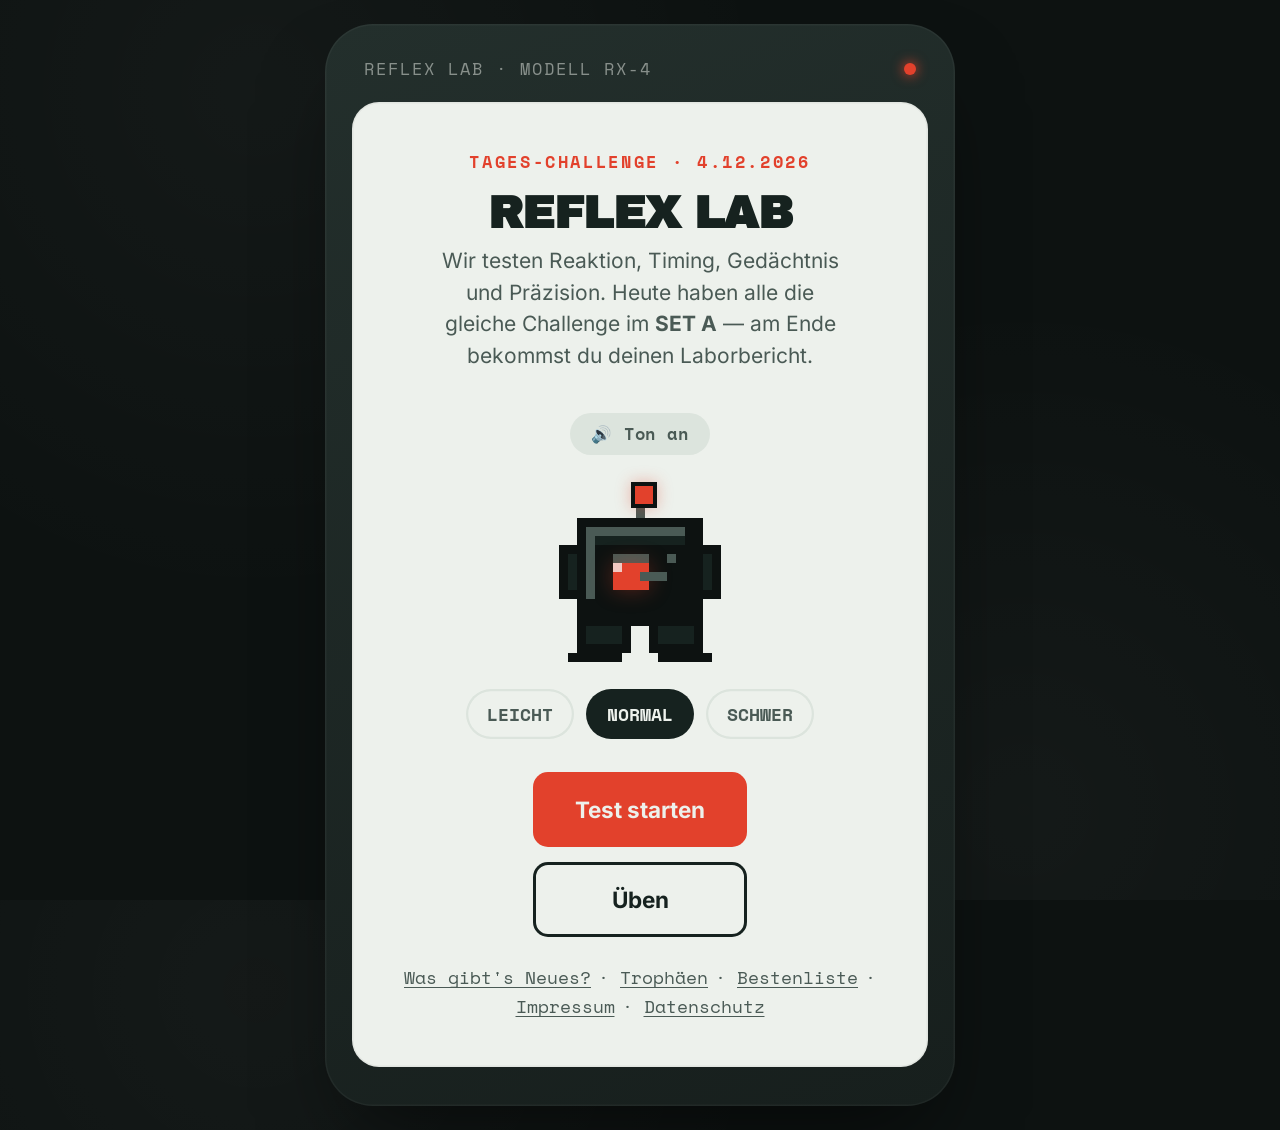
<file: index.html>
<!DOCTYPE html>
<html lang="de">
<head>
<meta charset="UTF-8">
<meta name="viewport" content="width=device-width, initial-scale=1.0, maximum-scale=1.0, user-scalable=no">
<title>REFLEX LAB — Test dein Nervensystem</title>
<link rel="manifest" href="manifest.json">
<meta name="theme-color" content="#1C2523">
<link rel="icon" href="icons/icon-32.png" type="image/png">
<link rel="apple-touch-icon" href="icons/icon-180.png">
<meta name="mobile-web-app-capable" content="yes">
<meta name="apple-mobile-web-app-capable" content="yes">
<meta name="apple-mobile-web-app-status-bar-style" content="black-translucent">
<meta name="apple-mobile-web-app-title" content="Reflex Lab">
<link rel="stylesheet" href="styles.css">
<style>
  /* ---------- Leaderboard ---------- */
  .leaderboard-card{
    width: 100%;
    max-width: 260px;
    background: #fff;
    color: var(--ink);
    padding: 18px 18px 20px;
    box-shadow: 0 10px 30px rgba(0,0,0,0.1);
    margin-top: 14px;
    text-align: left;
  }
  .leaderboard-title{
    font-family: var(--font-mono);
    font-size: 10.5px;
    letter-spacing: 0.08em;
    color: var(--ink-soft);
    text-align: center;
    margin-bottom: 10px;
  }
  .leaderboard-list{
    display: flex;
    flex-direction: column;
    gap: 4px;
    margin-bottom: 12px;
  }
  .leaderboard-row{
    display: flex;
    justify-content: space-between;
    font-family: var(--font-mono);
    font-size: 12.5px;
  }
  .leaderboard-row span:first-child{
    overflow: hidden;
    text-overflow: ellipsis;
    white-space: nowrap;
    max-width: 180px;
  }
  .leaderboard-empty{
    font-family: var(--font-mono);
    font-size: 12px;
    color: var(--ink-soft);
    text-align: center;
  }
  .leaderboard-form{
    display: flex;
    gap: 6px;
    border-top: 1px dashed #c9c9c9;
    padding-top: 12px;
  }
  .nickname-input{
    flex: 1;
    min-width: 0;
    font-family: var(--font-body);
    font-size: 13px;
    padding: 8px 10px;
    border: 1px solid var(--paper-dim);
    border-radius: 8px;
    background: var(--paper);
    color: var(--ink);
  }
  .leaderboard-form button{
    padding: 8px 14px;
    font-size: 13px;
    white-space: nowrap;
  }

  /* ---------- Sparkline ---------- */
  .sparkline-wrap{
    margin-top: 12px;
    text-align: center;
  }
  .sparkline-label{
    font-family: var(--font-mono);
    font-size: 9.5px;
    letter-spacing: 0.08em;
    color: var(--ink-soft);
    margin-bottom: 6px;
  }

  /* ---------- Achievement badges ---------- */
  .achievements{
    display: flex;
    flex-wrap: wrap;
    gap: 6px;
    justify-content: center;
    margin: 12px 0 0;
  }
  .achievement-badge{
    font-family: var(--font-mono);
    font-size: 10.5px;
    font-weight: 700;
    color: var(--ink);
    background: var(--yellow);
    padding: 5px 10px;
    border-radius: 20px;
    white-space: nowrap;
  }
  .new-tag{
    background: var(--signal);
    color: #fff;
    font-size: 8.5px;
    padding: 2px 5px;
    border-radius: 10px;
    margin-left: 5px;
  }

  /* ---------- Streak badge ---------- */
  .streak-badge{
    display: inline-flex;
    align-items: center;
    gap: 6px;
    font-family: var(--font-mono);
    font-size: 12px;
    font-weight: 700;
    color: var(--ink);
    background: var(--paper-dim);
    padding: 6px 14px;
    border-radius: 20px;
    margin-bottom: 18px;
  }

  /* ---------- Sound toggle ---------- */
  .sound-toggle{
    display: inline-flex;
    align-items: center;
    font-family: var(--font-mono);
    font-size: 11px;
    font-weight: 700;
    letter-spacing: 0.06em;
    color: var(--ink-soft);
    background: var(--paper-dim);
    padding: 6px 14px;
    border-radius: 20px;
    margin-bottom: 14px;
  }

  /* ---------- Text link ---------- */
  .text-link{
    font-family: var(--font-mono);
    font-size: 12px;
    color: var(--ink-soft);
    text-decoration: underline;
    text-underline-offset: 2px;
  }

  /* ---------- Challenge stats ---------- */
  .challenge-stats{
    font-family: var(--font-mono);
    font-size: 12px;
    width: 100%;
    max-width: 220px;
    margin: -12px 0 24px;
    display: flex;
    flex-direction: column;
    gap: 6px;
  }
  .challenge-stats .row{
    display:flex; justify-content: space-between;
    color: var(--ink-soft);
  }
  .challenge-stats .row span:last-child{
    color: var(--ink);
    font-weight: 700;
  }

  /* ---------- Difficulty picker ---------- */
  .diff-picker{
    display:flex;
    gap: 8px;
    margin: 0 0 22px;
  }
  .diff-chip{
    font-family: var(--font-mono);
    font-size: 12px;
    font-weight: 700;
    padding: 8px 14px;
    border-radius: 20px;
    background: transparent;
    color: var(--ink-soft);
    box-shadow: 0 0 0 1.5px var(--paper-dim) inset;
    transition: none;
  }
  .diff-chip.active{
    background: var(--ink);
    color: var(--paper);
    box-shadow: none;
  }

  /* ---------- Practice menu ---------- */
  .practice-group{
    width: 100%;
    text-align: left;
    margin-bottom: 14px;
  }
  .practice-group-label{
    font-family: var(--font-mono);
    font-size: 11px;
    letter-spacing: 0.08em;
    color: var(--ink-soft);
    margin-bottom: 6px;
  }
  .practice-group .diff-picker{
    margin: 0;
    flex-wrap: wrap;
  }

  /* ---------- Progress dots ---------- */
  #progress{
    position:absolute;
    top: 16px; left: 0; right:0;
    display:flex;
    gap: 6px;
    justify-content:center;
    z-index: 5;
  }
  .prog-dot{
    width: 22px; height: 4px; border-radius: 2px;
    background: var(--paper-dim);
  }
  .prog-dot.done{ background: var(--teal); }
  .prog-dot.active{ background: var(--signal); }

  /* ---------- Reaction test ---------- */
  .reaction-zone{
    position:absolute; inset:0;
    display:flex; align-items:center; justify-content:center;
    flex-direction:column;
    transition: background 0.15s ease;
  }
  .reaction-zone.wait{ background: var(--signal-dim); }
  .reaction-zone.go{ background: #C9E4B8; }
  .reaction-zone.early{ background: var(--signal); }
  .reaction-word{
    font-family: var(--font-display);
    font-size: 28px;
    color: var(--ink);
  }
  .reaction-hint{
    font-family: var(--font-mono);
    font-size: 12px;
    color: var(--ink-soft);
    margin-top: 8px;
  }
  .reaction-choice-wrap{
    position: absolute;
    inset: 0;
    display: flex;
    flex-direction: column;
    padding: 4px;
    box-sizing: border-box;
  }
  .reaction-choice{
    flex: 1;
    display: grid;
    grid-template-columns: 1fr 1fr;
    grid-template-rows: 1fr 1fr;
    gap: 6px;
  }
  .reaction-quad{
    background: var(--signal-dim);
    transition: background 0.12s ease;
  }
  .reaction-quad.lit{ background: var(--signal); }
  .reaction-quad.hit{ background: #C9E4B8; }

  /* ---------- Timing test ---------- */
  .timing-track{
    position: relative;
    width: 100%;
    height: 54px;
    background: var(--paper-dim);
    border-radius: 8px;
    margin: 18px 0 30px;
    overflow: hidden;
  }
  .timing-target{
    position: absolute;
    top: 0; bottom: 0;
    width: 18%;
    left: 41%;
    background: rgba(63,109,102,0.25);
    border-left: 2px dashed var(--teal);
    border-right: 2px dashed var(--teal);
  }
  .timing-needle{
    position: absolute;
    top: 0; bottom: 0;
    width: 4px;
    background: var(--signal);
  }
  .timing-beacon{
    position: absolute;
    top: 50%; left: 50%;
    width: 26px; height: 26px;
    margin: -13px 0 0 -13px;
    border-radius: 50%;
    background: var(--paper);
    border: 2px solid var(--teal);
    transition: transform 0.12s ease, background 0.12s ease;
  }
  .timing-beacon.pulse{
    background: var(--signal);
    border-color: var(--signal);
    transform: scale(1.4);
  }
  .timing-stopline{
    position: absolute;
    top: 0; bottom: 0;
    width: 3px;
    background: var(--teal);
    box-shadow: 0 0 0 4px rgba(63,109,102,0.18);
  }

  /* ---------- Memory test ---------- */
  .memory-grid{
    display:grid;
    grid-template-columns: repeat(3, 64px);
    gap: 10px;
    margin: 10px 0 24px;
  }
  .memory-tile{
    width: 64px; height: 64px;
    background: var(--paper-dim);
    border-radius: 12px;
    transition: background 0.15s ease, transform 0.1s ease;
  }
  .memory-tile.flash{ background: var(--yellow); }
  .memory-tile.picked{ background: var(--teal); }
  .memory-tile:active{ transform: scale(0.94); }
  .pairs-grid{
    grid-template-columns: repeat(4, 48px);
    gap: 8px;
  }
  .pairs-tile{
    width: 48px; height: 48px;
    display: flex; align-items: center; justify-content: center;
    font-family: var(--font-mono);
    font-size: 15px;
    color: var(--ink);
  }

  /* ---------- Precision test ---------- */
  .precision-field{
    position: absolute; inset: 0;
    touch-action: none;
  }
  .precision-target{
    position: absolute;
    border-radius: 50%;
    background: var(--signal);
    box-shadow: 0 0 0 6px rgba(226,65,44,0.15);
  }
  .precision-cursor{
    position: absolute;
    border-radius: 50%;
    border: 2px solid var(--teal);
    opacity: 0;
    pointer-events: none;
    transition: opacity 0.15s ease;
  }
  .precision-ring{
    position: absolute;
    border-radius: 50%;
    border: 3px solid var(--teal);
    box-sizing: border-box;
    pointer-events: none;
  }
  .precision-ring.inside{
    border-color: var(--signal);
    background: rgba(226,65,44,0.08);
  }

  /* ---------- Result receipt ---------- */
  .receipt{
    width: 100%;
    max-width: 260px;
    background: #fff;
    color: var(--ink);
    font-family: var(--font-mono);
    font-size: 12.5px;
    line-height: 1.7;
    padding: 20px 18px 26px;
    box-shadow: 0 10px 30px rgba(0,0,0,0.1);
    position: relative;
  }
  .receipt::after{
    content: "";
    position: absolute;
    left:0; right:0; bottom: -9px;
    height: 18px;
    background:
      linear-gradient(-45deg, #fff 8px, transparent 0),
      linear-gradient(45deg, #fff 8px, transparent 0);
    background-size: 16px 16px;
    background-repeat: repeat-x;
  }
  .receipt-title{
    font-family: var(--font-display);
    font-size: 15px;
    text-align:center;
    margin-bottom: 4px;
  }
  .receipt-sub{
    text-align:center;
    font-size: 10px;
    letter-spacing: 0.08em;
    color: var(--ink-soft);
    margin-bottom: 14px;
  }
  .receipt hr{
    border:none; border-top: 1px dashed #c9c9c9; margin: 10px 0;
  }
  .receipt-row{
    display:flex; justify-content: space-between;
  }
  .receipt-score{
    text-align:center;
    font-family: var(--font-display);
    font-size: 44px;
    margin: 8px 0 0;
  }
  .receipt-diagnosis{
    text-align:center;
    font-size: 13px;
    font-weight: 700;
    color: var(--signal);
    margin-bottom: 4px;
    font-family: var(--font-body);
  }

  .result-actions{
    display:flex; gap: 10px; margin-top: 22px;
  }

  .toast{
    position:absolute;
    bottom: 14px; left: 50%;
    transform: translateX(-50%);
    background: var(--ink);
    color: var(--paper);
    font-size: 12px;
    padding: 8px 14px;
    border-radius: 8px;
    opacity: 0;
    pointer-events:none;
    transition: opacity 0.2s ease;
    font-family: var(--font-mono);
  }
  .toast.show{ opacity: 1; }

  .link-fallback{
    position:absolute; inset:0;
    background: rgba(22,34,31,0.6);
    display:flex; align-items:center; justify-content:center;
    padding: 24px;
    z-index: 30;
  }
  .link-fallback-box{
    background: #fff;
    border-radius: 14px;
    padding: 20px;
    width: 100%;
    max-width: 280px;
    text-align:center;
    box-shadow: 0 20px 40px rgba(0,0,0,0.2);
  }
  .link-fallback-box p{
    font-size: 13px;
    color: var(--ink-soft);
    margin: 0 0 12px;
  }
  .link-fallback-input{
    width: 100%;
    font-family: var(--font-mono);
    font-size: 11px;
    padding: 10px;
    border: 1px solid var(--paper-dim);
    border-radius: 8px;
    background: var(--paper);
    color: var(--ink);
    margin-bottom: 14px;
  }

  /* ---------- REX Maskottchen ---------- */
  .rex-mascot{
    --pixel: 6px;
    --state-color: var(--signal);
    position: relative;
    width: calc(var(--pixel) * 18);
    height: calc(var(--pixel) * 20);
    margin: 4px auto 18px;
    flex-shrink: 0;
    image-rendering: pixelated;
  }
  .rex-mascot .rex{
    position: relative;
    width: 100%;
    height: 100%;
    animation: rex-idle-body 1.8s steps(4, end) infinite;
  }
  .rex-mascot .antenna{
    position: absolute;
    z-index: 0;
    top: 0;
    left: calc(var(--pixel) * 8);
    width: calc(var(--pixel) * 2);
    height: calc(var(--pixel) * 5);
    transform-origin: 50% 100%;
    transition: transform .2s steps(2, end);
  }
  .rex-mascot .antenna::before{
    content: "";
    position: absolute;
    bottom: 0;
    left: calc(var(--pixel) * .5);
    width: var(--pixel);
    height: calc(var(--pixel) * 4);
    background: var(--ink-soft);
  }
  .rex-mascot .antenna::after{
    content: "";
    position: absolute;
    top: 0;
    left: 0;
    width: calc(var(--pixel) * 2);
    height: calc(var(--pixel) * 2);
    background: var(--state-color);
    border: calc(var(--pixel) * .5) solid var(--device-edge);
    box-sizing: content-box;
    box-shadow: 0 0 10px rgba(226,65,44,.35);
    transition: background .18s steps(2, end);
  }
  .rex-mascot .ear{
    position: absolute;
    z-index: 1;
    top: calc(var(--pixel) * 7);
    width: calc(var(--pixel) * 2);
    height: calc(var(--pixel) * 6);
    background: var(--ink);
    border-block: var(--pixel) solid var(--device-edge);
  }
  .rex-mascot .ear.left{ left: 0; border-left: var(--pixel) solid var(--device-edge); }
  .rex-mascot .ear.right{ right: 0; border-right: var(--pixel) solid var(--device-edge); }
  .rex-mascot .head{
    position: absolute;
    z-index: 2;
    top: calc(var(--pixel) * 4);
    left: calc(var(--pixel) * 2);
    width: calc(var(--pixel) * 14);
    height: calc(var(--pixel) * 11);
    border: var(--pixel) solid var(--device-edge);
    background: var(--ink);
    box-shadow:
      inset calc(var(--pixel) * -1) calc(var(--pixel) * -1) 0 var(--device-edge),
      inset var(--pixel) var(--pixel) 0 var(--ink-soft);
  }
  .rex-mascot .faceplate{
    position: absolute;
    inset: calc(var(--pixel) * 2) var(--pixel) var(--pixel);
    background: var(--device-edge);
    border: var(--pixel) solid var(--device-edge);
  }
  .rex-mascot .eye{
    position: absolute;
    top: var(--pixel);
    left: var(--pixel);
    width: calc(var(--pixel) * 4);
    height: calc(var(--pixel) * 3);
    background: var(--state-color);
    box-shadow: 0 0 14px rgba(226,65,44,.35);
    transition: all .18s steps(2, end), background .18s steps(2, end);
    animation: rex-eye-blink 4.4s steps(1, end) infinite;
  }
  .rex-mascot .eye::after{
    content: "";
    position: absolute;
    top: 0;
    left: 0;
    width: var(--pixel);
    height: var(--pixel);
    background: var(--signal-dim);
  }
  .rex-mascot .brow{
    position: absolute;
    top: 0;
    left: var(--pixel);
    width: calc(var(--pixel) * 4);
    height: var(--pixel);
    background: var(--ink-soft);
    transform-origin: left center;
    transition: transform .18s steps(2, end);
  }
  .rex-mascot .mouth{
    position: absolute;
    right: var(--pixel);
    bottom: var(--pixel);
    width: calc(var(--pixel) * 3);
    height: var(--pixel);
    background: var(--ink-soft);
    transition: all .18s steps(2, end);
  }
  .rex-mascot .bolt{
    position: absolute;
    right: 0;
    top: 0;
    width: var(--pixel);
    height: var(--pixel);
    background: var(--ink-soft);
  }
  .rex-mascot .neck{
    position: absolute;
    z-index: 1;
    left: calc(var(--pixel) * 7);
    top: calc(var(--pixel) * 14);
    width: calc(var(--pixel) * 4);
    height: calc(var(--pixel) * 2);
    border-inline: var(--pixel) solid var(--device-edge);
    background: var(--device-edge);
  }
  .rex-mascot .foot{
    position: absolute;
    z-index: 0;
    top: calc(var(--pixel) * 15);
    width: calc(var(--pixel) * 6);
    height: calc(var(--pixel) * 4);
    background: var(--ink);
    border: var(--pixel) solid var(--device-edge);
    transition: transform .2s steps(2, end);
  }
  .rex-mascot .foot.left{ left: calc(var(--pixel) * 2); }
  .rex-mascot .foot.right{ right: calc(var(--pixel) * 2); }
  .rex-mascot .feet-base{
    position: absolute;
    top: calc(var(--pixel) * 18);
    left: var(--pixel);
    width: calc(var(--pixel) * 16);
    height: calc(var(--pixel) * 2);
  }
  .rex-mascot .feet-base::before,
  .rex-mascot .feet-base::after{
    content: "";
    position: absolute;
    bottom: 0;
    width: calc(var(--pixel) * 6);
    height: var(--pixel);
    background: var(--device-edge);
  }
  .rex-mascot .feet-base::before{ left: 0; }
  .rex-mascot .feet-base::after{ right: 0; }
  .rex-mascot .spark{
    position: absolute;
    z-index: 4;
    width: var(--pixel);
    height: var(--pixel);
    background: var(--state-color);
    opacity: 0;
  }
  .rex-mascot .spark.one{ top: 12%; left: 18%; }
  .rex-mascot .spark.two{ top: 20%; right: 16%; }
  .rex-mascot .spark.three{ top: 48%; right: 10%; }

  /* Fokus */
  .rex-mascot--focus .rex{ animation: rex-focus-body .45s steps(2, end) infinite; }
  .rex-mascot--focus .antenna{ animation: rex-antenna-alert .32s steps(2, end) infinite; }
  .rex-mascot--focus .eye{
    width: calc(var(--pixel) * 5);
    height: calc(var(--pixel) * 2);
    animation: rex-eye-scan .55s steps(3, end) infinite;
  }
  .rex-mascot--focus .brow{ transform: translateY(calc(var(--pixel) * -0.4)) rotate(-8deg); }
  .rex-mascot--focus .mouth{ width: calc(var(--pixel) * 2); right: calc(var(--pixel) * 1.5); }

  /* Neuer Rekord */
  .rex-mascot--record{ --state-color: var(--yellow); }
  .rex-mascot--record .rex{ animation: rex-record-hop .7s steps(4, end) infinite; }
  .rex-mascot--record .antenna{ animation: rex-antenna-cheer .35s steps(2, end) infinite alternate; }
  .rex-mascot--record .eye{
    width: calc(var(--pixel) * 4);
    height: calc(var(--pixel) * 4);
    transform: translateY(calc(var(--pixel) * -0.5));
    animation: rex-record-eye .5s steps(2, end) infinite;
  }
  .rex-mascot--record .brow{ transform: translateY(calc(var(--pixel) * -0.5)); }
  .rex-mascot--record .mouth{
    width: calc(var(--pixel) * 4);
    height: calc(var(--pixel) * 2);
    right: calc(var(--pixel) * .5);
    bottom: calc(var(--pixel) * .5);
    background: linear-gradient(to bottom, transparent 0 50%, var(--ink-soft) 50% 100%);
    border-inline: var(--pixel) solid var(--ink-soft);
  }
  .rex-mascot--record .spark{ animation: rex-spark-pop .7s steps(3, end) infinite; }
  .rex-mascot--record .spark.two{ animation-delay: .18s; }
  .rex-mascot--record .spark.three{ animation-delay: .32s; }

  /* Zu langsam */
  .rex-mascot--slow{ --state-color: var(--ink-soft); }
  .rex-mascot--slow .rex{ animation: rex-slow-sink 1.6s steps(3, end) infinite; }
  .rex-mascot--slow .antenna{ transform: rotate(54deg) translate(calc(var(--pixel) * .5), calc(var(--pixel) * .4)); }
  .rex-mascot--slow .antenna::after{ opacity: .5; box-shadow: none; }
  .rex-mascot--slow .eye{
    width: calc(var(--pixel) * 4);
    height: var(--pixel);
    top: calc(var(--pixel) * 2);
    opacity: .55;
    box-shadow: none;
    animation: none;
  }
  .rex-mascot--slow .brow{ transform: translateY(var(--pixel)) rotate(10deg); }
  .rex-mascot--slow .mouth{
    width: calc(var(--pixel) * 3);
    height: calc(var(--pixel) * 2);
    right: var(--pixel);
    bottom: 0;
    background: linear-gradient(135deg, transparent 0 36%, var(--ink-soft) 36% 62%, transparent 62%);
  }
  .rex-mascot--slow .foot.left{ transform: translateX(var(--pixel)); }
  .rex-mascot--slow .foot.right{ transform: translateX(calc(var(--pixel) * -1)); }

  @keyframes rex-idle-body{ 0%, 100% { transform: translateY(0); } 50% { transform: translateY(calc(var(--pixel) * -0.5)); } }
  @keyframes rex-eye-blink{ 0%, 44%, 48%, 100% { transform: scaleY(1); } 45%, 47% { transform: scaleY(.25); } }
  @keyframes rex-focus-body{ 50% { transform: translateX(calc(var(--pixel) * .25)); } }
  @keyframes rex-antenna-alert{ 0%, 100% { transform: rotate(-8deg); } 50% { transform: rotate(8deg); } }
  @keyframes rex-eye-scan{ 0% { transform: translateX(0); } 50% { transform: translateX(var(--pixel)); } 100% { transform: translateX(0); } }
  @keyframes rex-record-hop{
    0%, 100% { transform: translateY(0) rotate(0); }
    25% { transform: translateY(calc(var(--pixel) * -3)) rotate(-3deg); }
    50% { transform: translateY(calc(var(--pixel) * -1)) rotate(0); }
    75% { transform: translateY(calc(var(--pixel) * -3)) rotate(3deg); }
  }
  @keyframes rex-antenna-cheer{ from { transform: rotate(-24deg); } to { transform: rotate(24deg); } }
  @keyframes rex-record-eye{ 50% { box-shadow: 0 0 22px rgba(242,183,5,.65); } }
  @keyframes rex-spark-pop{
    0% { opacity: 0; transform: scale(1) translate(0, 0); }
    35% { opacity: 1; transform: scale(2) translateY(calc(var(--pixel) * -1)); }
    100% { opacity: 0; transform: scale(1) translateY(calc(var(--pixel) * -3)); }
  }
  @keyframes rex-slow-sink{ 0%, 100% { transform: translateY(var(--pixel)); } 50% { transform: translateY(calc(var(--pixel) * 1.5)); } }
</style>
</head>
<body>

<div id="stage">
  <div id="device">
    <div id="device-header">
      <div id="device-label">REFLEX LAB · MODELL RX-4</div>
      <div id="device-dot"></div>
    </div>
    <div id="screen">
      <div id="progress"></div>
      <div class="screen-inner" id="app"></div>
      <div class="toast" id="toast"></div>
    </div>
  </div>
</div>

<script>
const app = document.getElementById('app');
const progressEl = document.getElementById('progress');
const toastEl = document.getElementById('toast');

const TESTS = ['reaction','timing','memory','precision'];
let currentTestIndex = -1;
let scores = {};
let practiceMode = null;

function rexHTML(state){
  return `
    <div class="rex-mascot rex-mascot--${state}" aria-hidden="true">
      <div class="rex">
        <div class="antenna"></div>
        <div class="ear left"></div>
        <div class="ear right"></div>
        <div class="head">
          <div class="faceplate">
            <div class="brow"></div>
            <div class="eye"></div>
            <div class="mouth"></div>
            <div class="bolt"></div>
          </div>
        </div>
        <div class="neck"></div>
        <div class="foot left"></div>
        <div class="foot right"></div>
        <div class="feet-base"></div>
        ${state === 'record' ? '<i class="spark one"></i><i class="spark two"></i><i class="spark three"></i>' : ''}
      </div>
    </div>
  `;
}

/* ---------------- SIGNAL LOOP (Intro-Jingle) ----------------
   Eigene, an "Popcorn" erinnernde 8-Bit-Melodie (keine Kopie der
   geschützten Originalmelodie) — startet auf dem ersten Tap auf dem
   Startbildschirm, da Browser Autoplay mit Ton ohne Nutzergeste blocken.
   Wird auch auf dem Ergebnis-Screen abgespielt (dort ohne REX-Tanz). */
const SOUND_KEY = 'reflexlab_sound_enabled';
function isSoundEnabled(){ return localStorage.getItem(SOUND_KEY) !== '0'; }
function setSoundEnabled(v){ localStorage.setItem(SOUND_KEY, v ? '1' : '0'); }

const JINGLE_BPM = 132;
const JINGLE_STEPS = ['F#5','A5','F#5','E5','A5','F#5','D5','F#5','B4','D5','B4','A4','D5','B4','F#4','A4'];
const JINGLE_FREQS = { 'F#4': 369.99, 'A4': 440.00, 'B4': 493.88, 'D5': 587.33, 'E5': 659.25, 'F#5': 739.99, 'A5': 880.00 };
const JINGLE_MAX_LOOPS = 2;

let jingleCtx = null, jingleFilter = null, jingleMaster = null;
let jinglePlaying = false, jingleTimer = null, introJingleHandler = null;
let jingleDanceRex = true;

function ensureJingleAudio(){
  if(jingleCtx) return;
  jingleCtx = new (window.AudioContext || window.webkitAudioContext)();
  jingleMaster = jingleCtx.createGain();
  jingleMaster.gain.value = 0.8;
  jingleFilter = jingleCtx.createBiquadFilter();
  jingleFilter.type = 'lowpass';
  jingleFilter.frequency.value = 5200;
  const delay = jingleCtx.createDelay();
  delay.delayTime.value = (60 / JINGLE_BPM / 2) * 2;
  const feedback = jingleCtx.createGain();
  feedback.gain.value = 0.16;
  const delayWet = jingleCtx.createGain();
  delayWet.gain.value = 0.2;
  jingleFilter.connect(jingleMaster);
  jingleFilter.connect(delay);
  delay.connect(feedback);
  feedback.connect(delay);
  delay.connect(delayWet);
  delayWet.connect(jingleMaster);
  jingleMaster.connect(jingleCtx.destination);
}

function playJingleNote(freq, t, dur, peak){
  const osc = jingleCtx.createOscillator();
  osc.type = 'square';
  osc.frequency.setValueAtTime(freq, t);
  const sub = jingleCtx.createOscillator();
  sub.type = 'triangle';
  sub.frequency.setValueAtTime(freq / 2, t);
  const subGain = jingleCtx.createGain();
  subGain.gain.value = 0.32;
  const g = jingleCtx.createGain();
  g.gain.setValueAtTime(0, t);
  g.gain.linearRampToValueAtTime(peak, t + 0.006);
  g.gain.exponentialRampToValueAtTime(0.0001, t + dur);
  osc.connect(g);
  sub.connect(subGain);
  subGain.connect(g);
  g.connect(jingleFilter);
  osc.start(t); osc.stop(t + dur + 0.03);
  sub.start(t); sub.stop(t + dur + 0.03);
}

function scheduleJingleLoop(startAt, loopsLeft){
  const base = 60 / JINGLE_BPM / 2;
  let t = startAt;
  JINGLE_STEPS.forEach((note, i) => {
    const swing = (i % 2 === 1) ? base * 0.16 : 0;
    playJingleNote(JINGLE_FREQS[note], t + swing, base * 0.7, 0.16);
    t += base;
  });
  const totalDur = t - startAt;
  jingleTimer = setTimeout(() => {
    if(jinglePlaying && loopsLeft > 1) scheduleJingleLoop(jingleCtx.currentTime + 0.03, loopsLeft - 1);
    else stopIntroJingle();
  }, totalDur * 1000);
}

function playIntroJingle(danceRex = true){
  if(jinglePlaying || !isSoundEnabled()) return;
  ensureJingleAudio();
  jinglePlaying = true;
  jingleDanceRex = danceRex;
  const startNow = () => {
    // Kann inzwischen (z.B. schnelle Navigation) wieder gestoppt worden sein.
    if(!jinglePlaying) return;
    scheduleJingleLoop(jingleCtx.currentTime + 0.05, JINGLE_MAX_LOOPS);
    if(jingleDanceRex){
      const rex = document.querySelector('.rex-mascot');
      if(rex) rex.classList.add('rex-mascot--record');
    }
  };
  // Auf manchen Mobilgeräten (v.a. Android Chrome) bleibt der AudioContext auch nach dem
  // resume()-Aufruf noch kurz "suspended" — currentTime steht dabei still, wodurch sofort
  // eingeplante Noten ins Leere laufen können. Deshalb erst nach abgeschlossenem resume()
  // Noten einplanen, statt die Promise nur "fire and forget" anzustoßen.
  if(jingleCtx.state === 'suspended'){
    jingleCtx.resume().then(startNow);
  } else {
    startNow();
  }
}

function stopIntroJingle(){
  jinglePlaying = false;
  clearTimeout(jingleTimer);
  if(jingleDanceRex){
    const rex = document.querySelector('.rex-mascot');
    if(rex) rex.classList.remove('rex-mascot--record');
  }
}

function showToast(msg){
  toastEl.textContent = msg;
  toastEl.classList.add('show');
  setTimeout(()=> toastEl.classList.remove('show'), 1600);
}

async function copyToClipboard(text){
  if(navigator.clipboard && navigator.clipboard.writeText && window.isSecureContext){
    try{
      await navigator.clipboard.writeText(text);
      return true;
    }catch(err){ /* fällt durch zum Legacy-Fallback */ }
  }
  try{
    const ta = document.createElement('textarea');
    ta.value = text;
    ta.style.position = 'fixed';
    ta.style.top = '0';
    ta.style.left = '0';
    ta.style.opacity = '0';
    document.body.appendChild(ta);
    ta.focus();
    ta.select();
    const ok = document.execCommand('copy');
    document.body.removeChild(ta);
    if(ok) return true;
  }catch(err){ /* fällt durch zum manuellen Fallback */ }
  return false;
}

function showLinkFallback(text){
  const wrap = document.querySelector('.screen-inner').parentElement;
  const overlay = document.createElement('div');
  overlay.className = 'link-fallback';
  overlay.innerHTML = `
    <div class="link-fallback-box">
      <p>Automatisches Kopieren war hier nicht möglich — markiere den Link und kopiere ihn manuell:</p>
      <input class="link-fallback-input" id="fallbackInput" value="${text.replace(/"/g, '&quot;')}" readonly>
      <button class="signal" id="fallbackClose">Fertig</button>
    </div>
  `;
  wrap.appendChild(overlay);
  const input = document.getElementById('fallbackInput');
  input.focus();
  input.select();
  document.getElementById('fallbackClose').onclick = ()=> overlay.remove();
}

function renderProgress(){
  progressEl.innerHTML = '';
  if(currentTestIndex < 0) return;
  TESTS.forEach((t, i)=>{
    const d = document.createElement('div');
    d.className = 'prog-dot' + (i < currentTestIndex ? ' done' : i === currentTestIndex ? ' active' : '');
    progressEl.appendChild(d);
  });
}

function clamp(v,min,max){ return Math.max(min, Math.min(max, v)); }
function mapRange(v, inMin, inMax, outMin, outMax){
  const t = clamp((v - inMin) / (inMax - inMin), 0, 1);
  return outMin + t * (outMax - outMin);
}
// #device wird auf Desktop per CSS `zoom` vergrößert. getBoundingClientRect()/offsetWidth
// liefern dort bereits gerenderte (gezoomte) Pixel — ein daraus berechneter Wert, der per
// style.left/top/width auf ein Element *innerhalb* des gezoomten Bereichs zurückgeschrieben
// wird, würde sonst ein zweites Mal gezoomt und landet dadurch am falschen Ort.
function deviceZoom(){
  const z = parseFloat(getComputedStyle(document.getElementById('device')).zoom);
  return z > 0 ? z : 1;
}

/* ---------------- DAILY SEED ---------------- */
function mulberry32(seed){
  let a = seed;
  return function(){
    a |= 0; a = a + 0x6D2B79F5 | 0;
    let t = Math.imul(a ^ a >>> 15, 1 | a);
    t = t + Math.imul(t ^ t >>> 7, 61 | t) ^ t;
    return ((t ^ t >>> 14) >>> 0) / 4294967296;
  };
}
function dateSeed(){
  const s = new Date().toISOString().slice(0, 10); // YYYY-MM-DD, gleich für alle
  let h = 0;
  for(let i = 0; i < s.length; i++){ h = Math.imul(31, h) + s.charCodeAt(i) | 0; }
  return h;
}
const todayLabel = new Date().toLocaleDateString('de-DE');
let rng = mulberry32(dateSeed());
function resetDailyRng(){ rng = mulberry32(dateSeed()); }

/* ---------------- STREAK ---------------- */
const STREAK_KEY = 'reflexlab_streak';

function todayISO(){ return new Date().toISOString().slice(0, 10); }
function isoDaysAgo(n){
  const d = new Date();
  d.setUTCDate(d.getUTCDate() - n);
  return d.toISOString().slice(0, 10);
}

function readStreak(){
  try{
    const data = JSON.parse(localStorage.getItem(STREAK_KEY));
    if(data && typeof data.count === 'number' && typeof data.lastDate === 'string') return data;
  }catch(err){ /* fällt durch zum Standardwert */ }
  return { count: 0, lastDate: null };
}

function peekStreak(){ return readStreak().count; }

function markPlayedToday(){
  const today = todayISO();
  const data = readStreak();
  if(data.lastDate === today) return data.count;
  const newCount = (data.lastDate === isoDaysAgo(1)) ? data.count + 1 : 1;
  localStorage.setItem(STREAK_KEY, JSON.stringify({ count: newCount, lastDate: today }));
  return newCount;
}

/* ---------------- VERLAUF ---------------- */
const HISTORY_KEY = 'reflexlab_history';

function readHistory(){
  try{
    const data = JSON.parse(localStorage.getItem(HISTORY_KEY));
    if(data && typeof data === 'object') return data;
  }catch(err){ /* fällt durch zum Standardwert */ }
  return {};
}

function recordHistory(overall){
  const history = readHistory();
  history[todayISO()] = overall;
  const cutoff = isoDaysAgo(30);
  Object.keys(history).forEach(date => { if(date < cutoff) delete history[date]; });
  localStorage.setItem(HISTORY_KEY, JSON.stringify(history));
  return history;
}

function last7Days(history){
  const days = [];
  for(let i = 6; i >= 0; i--){
    const date = isoDaysAgo(i);
    if(typeof history[date] === 'number') days.push({ date, score: history[date] });
  }
  return days;
}

function buildSparklineSvg(days){
  const W = 220, H = 44, padY = 6;
  const stepX = days.length > 1 ? (W / (days.length - 1)) : 0;
  const scoreToY = (score) => H - padY - (score / 100) * (H - padY * 2);
  const points = days.map((d, i) => `${i * stepX},${scoreToY(d.score)}`).join(' ');
  const dots = days.map((d, i) => `<circle cx="${i * stepX}" cy="${scoreToY(d.score)}" r="3" fill="#E2412C" />`).join('');
  return `<svg width="${W}" height="${H}" viewBox="0 0 ${W} ${H}" style="display:block; margin: 0 auto;">
    <polyline points="${points}" fill="none" stroke="#3F6D66" stroke-width="2" />
    ${dots}
  </svg>`;
}

/* ---------------- LEADERBOARD ---------------- */
const SUPABASE_URL = 'https://djuifrrzclywuweofyrv.supabase.co';
const SUPABASE_ANON_KEY = 'sb_publishable_i7k7KvvOFmJlcokjALq73g_vZyS4whr';
const NICKNAME_KEY = 'reflexlab_nickname';

function getNickname(){ return localStorage.getItem(NICKNAME_KEY) || ''; }
function setNickname(name){ localStorage.setItem(NICKNAME_KEY, name); }

function escapeHtml(str){
  const div = document.createElement('div');
  div.textContent = str;
  return div.innerHTML;
}

async function fetchLeaderboard(diff, ruleset, period = 'today'){
  const params = new URLSearchParams({
    difficulty: `eq.${diff}`,
    ruleset: `eq.${ruleset}`,
    select: 'nickname,overall,play_date',
    order: 'overall.desc,created_at.asc',
    limit: '10',
  });
  if(period === 'week'){
    params.set('play_date', `gte.${isoDaysAgo(6)}`);
  } else {
    params.set('play_date', `eq.${todayISO()}`);
  }
  const res = await fetch(`${SUPABASE_URL}/rest/v1/leaderboard_entries?${params}`, {
    headers: {
      apikey: SUPABASE_ANON_KEY,
      Authorization: `Bearer ${SUPABASE_ANON_KEY}`,
    },
  });
  if(!res.ok) throw new Error('leaderboard fetch failed');
  return res.json();
}

async function submitScore(entry){
  const res = await fetch(`${SUPABASE_URL}/rest/v1/leaderboard_entries`, {
    method: 'POST',
    headers: {
      apikey: SUPABASE_ANON_KEY,
      Authorization: `Bearer ${SUPABASE_ANON_KEY}`,
      'Content-Type': 'application/json',
      Prefer: 'return=minimal',
    },
    body: JSON.stringify(entry),
  });
  if(!res.ok) throw new Error('leaderboard submit failed');
}

function formatShortDate(iso){
  const [, m, d] = iso.split('-');
  return `${d}.${m}.`;
}

function renderLeaderboardRows(rows, opts = {}){
  if(!rows.length) return `<div class="leaderboard-empty">${opts.emptyText || 'Noch keine Einträge — sei die/der Erste!'}</div>`;
  return rows.map((row, i) => `
    <div class="leaderboard-row">
      <span>${i + 1}. ${row.nickname ? escapeHtml(row.nickname) : 'Anonym'}${opts.showDate ? ` <span style="opacity:.55;">· ${formatShortDate(row.play_date)}</span>` : ''}</span>
      <span>${row.overall}</span>
    </div>
  `).join('');
}

function renderLeaderboardView(){
  stopIntroJingle();
  progressEl.innerHTML = '';
  let lbDiff = difficulty;
  let lbRuleset = dailyRulesetKey();
  let lbPeriod = 'today';

  const draw = () => {
    const diffLabel = DIFFICULTIES[lbDiff].label;
    const rulesetLabel = RULESETS[lbRuleset].label;
    app.innerHTML = `
      <div class="eyebrow">Bestenliste</div>
      <h1 class="display" style="font-size:24px;">RANGLISTE</h1>
      <div class="diff-picker">
        ${Object.keys(DIFFICULTIES).map(key => `<button class="diff-chip${key === lbDiff ? ' active' : ''}" data-diff="${key}">${DIFFICULTIES[key].label}</button>`).join('')}
      </div>
      <div class="diff-picker" style="margin-top:-14px;">
        ${Object.keys(RULESETS).map(key => `<button class="diff-chip${key === lbRuleset ? ' active' : ''}" data-ruleset="${key}">${RULESETS[key].label}</button>`).join('')}
      </div>
      <div class="diff-picker" style="margin-top:-14px;">
        <button class="diff-chip${lbPeriod === 'today' ? ' active' : ''}" data-period="today">Heute</button>
        <button class="diff-chip${lbPeriod === 'week' ? ' active' : ''}" data-period="week">Diese Woche</button>
      </div>
      <div class="leaderboard-card">
        <div class="leaderboard-title">BESTENLISTE · ${diffLabel} · ${rulesetLabel} · ${lbPeriod === 'today' ? 'HEUTE' : 'DIESE WOCHE'}</div>
        <div class="leaderboard-list" id="leaderboardList">Lädt…</div>
      </div>
      <button class="ghost" id="lbBackBtn" style="margin-top:18px;">← Zurück</button>
    `;
    document.querySelectorAll('.diff-chip[data-diff]').forEach(chip=>{
      chip.onclick = ()=>{ lbDiff = chip.dataset.diff; draw(); };
    });
    document.querySelectorAll('.diff-chip[data-ruleset]').forEach(chip=>{
      chip.onclick = ()=>{ lbRuleset = chip.dataset.ruleset; draw(); };
    });
    document.querySelectorAll('.diff-chip[data-period]').forEach(chip=>{
      chip.onclick = ()=>{ lbPeriod = chip.dataset.period; draw(); };
    });
    document.getElementById('lbBackBtn').onclick = renderIntro;

    const listEl = document.getElementById('leaderboardList');
    fetchLeaderboard(lbDiff, lbRuleset, lbPeriod).then(rows=>{
      listEl.innerHTML = renderLeaderboardRows(rows, {
        showDate: lbPeriod === 'week',
        emptyText: lbPeriod === 'week' ? 'Diese Woche noch keine Einträge — sei die/der Erste!' : 'Noch keine Einträge heute — sei die/der Erste!',
      });
    }).catch(()=>{
      listEl.innerHTML = '<div class="leaderboard-empty">Bestenliste momentan nicht verfügbar.</div>';
    });
  };

  draw();
}

/* ---------------- SHARE LINK ---------------- */
function encodeChallenge(obj){
  const json = JSON.stringify(obj);
  return btoa(encodeURIComponent(json).replace(/%([0-9A-F]{2})/g, (_, p) => String.fromCharCode('0x' + p)));
}
function decodeChallenge(str){
  const json = decodeURIComponent(
    Array.prototype.map.call(atob(str), c => '%' + ('00' + c.charCodeAt(0).toString(16)).slice(-2)).join('')
  );
  return JSON.parse(json);
}
function buildShareUrl(payload){
  const url = new URL(window.location.href);
  url.search = '';
  url.searchParams.set('r', encodeChallenge(payload));
  return url.toString();
}

let incomingChallenge = null;
let challengeDismissed = false;
try{
  const params = new URLSearchParams(window.location.search);
  if(params.has('r')){
    incomingChallenge = decodeChallenge(params.get('r'));
  }
}catch(err){
  incomingChallenge = null;
}

/* ---------------- DIFFICULTY ---------------- */
const DIFFICULTY_KEY = 'reflexlab_difficulty';
const DIFFICULTIES = {
  leicht: {
    label: 'LEICHT',
    reactionScoreRange: [180, 650],
    timingSpeed: 3.0,
    timingZonePct: 26,
    memoryLength: 3,
    memoryFlashMs: 550, memoryGapMs: 300,
    precisionSize: { mobile: 320, desktop: 90 },
    precisionTimeoutMs: 1500,
  },
  normal: {
    label: 'NORMAL',
    reactionScoreRange: [180, 550],
    timingSpeed: 4.2,
    timingZonePct: 18,
    memoryLength: 4,
    memoryFlashMs: 500, memoryGapMs: 250,
    precisionSize: { mobile: 280, desktop: 70 },
    precisionTimeoutMs: 1150,
  },
  schwer: {
    label: 'SCHWER',
    reactionScoreRange: [150, 450],
    timingSpeed: 6.0,
    timingZonePct: 12,
    memoryLength: 6,
    memoryFlashMs: 350, memoryGapMs: 150,
    precisionSize: { mobile: 200, desktop: 56 },
    precisionTimeoutMs: 800,
  },
};
let difficulty = DIFFICULTIES[localStorage.getItem(DIFFICULTY_KEY)] ? localStorage.getItem(DIFFICULTY_KEY) : 'normal';
function setDifficulty(d){
  difficulty = DIFFICULTIES[d] ? d : 'normal';
  localStorage.setItem(DIFFICULTY_KEY, difficulty);
}
function diffCfg(){ return DIFFICULTIES[difficulty]; }

/* ---------------- RULESET (TAGES-SET) ---------------- */
const RULESETS = {
  A: { label: 'SET A', reaction: 'classic', timing: 'classic', memory: 'classic', precision: 'classic' },
  B: { label: 'SET B', reaction: 'gonogo',  timing: 'rhythm',  memory: 'changedetect', precision: 'tracking' },
  C: { label: 'SET C', reaction: 'choice',  timing: 'approach', memory: 'pairs', precision: 'steady' },
};
function rulesetSeed(){
  const s = new Date().toISOString().slice(0, 10) + '::ruleset';
  let h = 0;
  for(let i = 0; i < s.length; i++){ h = Math.imul(31, h) + s.charCodeAt(i) | 0; }
  return h;
}
function dailyRulesetKey(){
  const keys = Object.keys(RULESETS);
  return keys[Math.abs(rulesetSeed()) % keys.length];
}
function rulesetCfg(){ return RULESETS[dailyRulesetKey()]; }

/* ---------------- INTRO ---------------- */
function renderIntro(){
  currentTestIndex = -1;
  renderProgress();

  if(incomingChallenge && !challengeDismissed){
    const c = incomingChallenge;
    const challengeDiff = DIFFICULTIES[c.diff] ? c.diff : 'normal';
    const challengeRuleset = RULESETS[c.ruleset] ? c.ruleset : 'A';
    app.innerHTML = `
      <div class="eyebrow">${getNickname() ? `Willkommen zurück, ${escapeHtml(getNickname())} · ` : 'Tages-Challenge · '}${c.date || todayLabel}</div>
      <h1 class="display" style="font-size:24px;">HERAUSGEFORDERT</h1>
      <p class="sub">Jemand hat heute auf <strong>${DIFFICULTIES[challengeDiff].label}</strong> im <strong>${RULESETS[challengeRuleset].label}</strong> <strong>${c.overall}/100</strong> erreicht — Diagnose: „${c.diag}“. Schaffst du mehr?</p>
      ${challengeRuleset !== dailyRulesetKey() ? `<p class="sub" style="opacity:.7; font-size:11px;">Heute läuft ein anderes Set als beim Original-Run.</p>` : ''}
      ${peekStreak() > 0 ? `<div class="streak-badge">🔥 ${peekStreak()} ${peekStreak() === 1 ? 'Tag' : 'Tage'} in Folge</div>` : ''}
      <div class="challenge-stats">
        <div class="row"><span>REAKTION</span><span>${c.r}ms</span></div>
        <div class="row"><span>TIMING</span><span>${c.t}%</span></div>
        <div class="row"><span>GEDÄCHTNIS</span><span>${c.m}</span></div>
        <div class="row"><span>PRÄZISION</span><span>${c.p}%</span></div>
      </div>
      ${achievementsByIds(c.ach).length ? `<div class="achievements">${achievementsByIds(c.ach).map(a => `<span class="achievement-badge" title="${a.desc}">${a.icon} ${a.label}</span>`).join('')}</div>` : ''}
      <button class="signal" id="startBtn" style="margin-top:18px;">Challenge annehmen</button>
      <button class="ghost" id="skipBtn" style="margin-top:10px;">Eigene Runde starten</button>
    `;
    document.getElementById('startBtn').onclick = ()=>{ challengeDismissed = true; setDifficulty(challengeDiff); resetDailyRng(); nextTest(); };
    document.getElementById('skipBtn').onclick = ()=>{ challengeDismissed = true; renderIntro(); };
    return;
  }

  app.innerHTML = `
    <div class="eyebrow">${getNickname() ? `Willkommen zurück, ${escapeHtml(getNickname())} · ` : 'Tages-Challenge · '}${todayLabel}</div>
    <h1 class="display">REFLEX LAB</h1>
    <p class="sub">Wir testen Reaktion, Timing, Gedächtnis und Präzision. Heute haben alle die gleiche Challenge im <strong>${rulesetCfg().label}</strong> — am Ende bekommst du deinen Laborbericht.</p>
    ${peekStreak() > 0 ? `<div class="streak-badge">🔥 ${peekStreak()} ${peekStreak() === 1 ? 'Tag' : 'Tage'} in Folge</div>` : ''}
    <button type="button" class="sound-toggle" id="soundToggle" aria-pressed="${isSoundEnabled()}">${isSoundEnabled() ? '🔊 Ton an' : '🔇 Ton aus'}</button>
    ${rexHTML('neutral')}
    <div class="diff-picker">
      ${Object.keys(DIFFICULTIES).map(key => `<button class="diff-chip${key === difficulty ? ' active' : ''}" data-diff="${key}">${DIFFICULTIES[key].label}</button>`).join('')}
    </div>
    <div style="display:inline-flex; flex-direction:column; align-items:stretch;">
      <button class="signal" id="startBtn">Test starten</button>
      <button class="ghost" id="practiceBtn" style="margin-top:10px;">Üben</button>
    </div>
    <div style="margin-top:16px;">
      <a class="text-link" href="changelog.html">Was gibt's Neues?</a>
      <span class="text-link" style="text-decoration:none;"> · </span>
      <a class="text-link" href="trophaeen.html">Trophäen</a>
      <span class="text-link" style="text-decoration:none;"> · </span>
      <span class="text-link" id="leaderboardLink" style="cursor:pointer;">Bestenliste</span>
      <span class="text-link" style="text-decoration:none;"> · </span>
      <a class="text-link" href="impressum.html">Impressum</a>
      <span class="text-link" style="text-decoration:none;"> · </span>
      <a class="text-link" href="datenschutz.html">Datenschutz</a>
    </div>
  `;
  document.querySelectorAll('.diff-chip').forEach(chip=>{
    chip.onclick = ()=>{ setDifficulty(chip.dataset.diff); renderIntro(); };
  });
  document.getElementById('startBtn').onclick = ()=>{ resetDailyRng(); nextTest(); };
  document.getElementById('leaderboardLink').onclick = renderLeaderboardView;
  document.getElementById('practiceBtn').onclick = renderPracticeMenu;

  const soundToggleBtn = document.getElementById('soundToggle');
  soundToggleBtn.addEventListener('pointerdown', e => e.stopPropagation());
  soundToggleBtn.onclick = ()=>{
    const next = !isSoundEnabled();
    setSoundEnabled(next);
    soundToggleBtn.textContent = next ? '🔊 Ton an' : '🔇 Ton aus';
    soundToggleBtn.setAttribute('aria-pressed', String(next));
    if(next) playIntroJingle(); else stopIntroJingle();
  };

  if(jinglePlaying){
    const rex = document.querySelector('.rex-mascot');
    if(rex) rex.classList.add('rex-mascot--record');
  }
  if(introJingleHandler) app.removeEventListener('pointerdown', introJingleHandler);
  introJingleHandler = () => playIntroJingle();
  app.addEventListener('pointerdown', introJingleHandler, { once: true });
}

function nextTest(){
  stopIntroJingle();
  if(practiceMode){ renderPracticeResult(); return; }
  currentTestIndex++;
  if(currentTestIndex >= TESTS.length){
    renderResult();
    return;
  }
  renderProgress();
  const test = TESTS[currentTestIndex];
  if(test === 'reaction') renderReaction();
  if(test === 'timing') renderTiming();
  if(test === 'memory') renderMemory();
  if(test === 'precision') renderPrecision();
}

/* ---------------- ÜBEN (PRACTICE) ---------------- */
const TEST_META = {
  reaction: { label: 'REAKTION' },
  timing: { label: 'TIMING' },
  memory: { label: 'GEDÄCHTNIS' },
  precision: { label: 'PRÄZISION' },
};
const MECHANIC_LABELS = {
  reaction: { classic: 'Klassisch', gonogo: 'Fehlalarm', choice: 'Zielwahl' },
  timing: { classic: 'Klassisch', rhythm: 'Rhythmus', approach: 'Anflug' },
  memory: { classic: 'Klassisch', changedetect: 'Abweichung', pairs: 'Pärchen' },
  precision: { classic: 'Klassisch', tracking: 'Verfolgung', steady: 'Ruhige Hand' },
};
const MECHANIC_RENDERERS = {
  reaction: { classic: renderReactionClassic, gonogo: renderReactionGoNoGo, choice: renderReactionChoice },
  timing: { classic: renderTimingClassic, rhythm: renderTimingRhythm, approach: renderTimingApproach },
  memory: { classic: renderMemoryClassic, changedetect: renderMemoryChangeDetect, pairs: renderMemoryPairs },
  precision: { classic: renderPrecisionClassic, tracking: renderPrecisionTracking, steady: renderPrecisionSteady },
};

function mechanicsForTest(test){
  return Array.from(new Set(Object.keys(RULESETS).map(key => RULESETS[key][test])));
}

function renderPracticeMenu(){
  stopIntroJingle();
  practiceMode = null;
  currentTestIndex = -1;
  progressEl.innerHTML = '';
  app.innerHTML = `
    <div class="eyebrow">Üben</div>
    <h1 class="display" style="font-size:24px;">TRAINING</h1>
    <p class="sub">Wähl einen Test und eine Variante — ohne Tageswertung, ohne Bestenliste.</p>
    ${TESTS.map(test => `
      <div class="practice-group">
        <div class="practice-group-label">${TEST_META[test].label}</div>
        <div class="diff-picker">
          ${mechanicsForTest(test).map(mech => `<button class="diff-chip" data-test="${test}" data-mechanic="${mech}">${MECHANIC_LABELS[test][mech]}</button>`).join('')}
        </div>
      </div>
    `).join('')}
    <button class="ghost" id="practiceBackBtn" style="margin-top:6px;">← Zurück</button>
  `;
  document.querySelectorAll('.practice-group [data-test]').forEach(btn=>{
    btn.onclick = ()=> startPractice(btn.dataset.test, btn.dataset.mechanic);
  });
  document.getElementById('practiceBackBtn').onclick = renderIntro;
}

function startPractice(test, mechanic){
  practiceMode = { test, mechanic };
  progressEl.innerHTML = '';
  MECHANIC_RENDERERS[test][mechanic]();
}

function renderPracticeResult(){
  const { test, mechanic } = practiceMode;
  const s = scores[test];
  const label = TEST_META[test].label;
  const mechLabel = MECHANIC_LABELS[test][mechanic];
  let scoreLine = `${s.score} Punkte`;
  if(test === 'reaction') scoreLine = `${s.ms}ms · ${s.score} Punkte`;
  if(test === 'timing') scoreLine = `${s.accuracy}% · ${s.score} Punkte`;
  if(test === 'memory') scoreLine = `${s.correct}/${s.total} · ${s.score} Punkte`;

  app.innerHTML = `
    <div class="eyebrow">Üben · ${label} · ${mechLabel}</div>
    <h1 class="display" style="font-size:44px;">${s.score}</h1>
    <p class="sub">${scoreLine}</p>
    <button class="signal" id="practiceAgainBtn">Nochmal</button>
    <button class="ghost" id="practiceMenuBtn" style="margin-top:10px;">Andere Variante</button>
    <button class="ghost" id="practiceExitBtn" style="margin-top:10px;">Zurück zum Start</button>
  `;
  document.getElementById('practiceAgainBtn').onclick = ()=> startPractice(test, mechanic);
  document.getElementById('practiceMenuBtn').onclick = renderPracticeMenu;
  document.getElementById('practiceExitBtn').onclick = ()=>{ practiceMode = null; renderIntro(); };
}

/* ---------------- TEST 1: REACTION ---------------- */
const REACTION_COLORS = [
  { name: 'GRÜN',  hex: '#C9E4B8' },
  { name: 'BLAU',  hex: '#BFD7EA' },
  { name: 'GELB',  hex: '#F5DE8C' },
  { name: 'LILA',  hex: '#D9C6E8' },
  { name: 'ORANGE', hex: '#F2C29A' },
  { name: 'TÜRKIS', hex: '#B6E0DA' },
];

function renderReaction(){
  if(rulesetCfg().reaction === 'gonogo') return renderReactionGoNoGo();
  if(rulesetCfg().reaction === 'choice') return renderReactionChoice();
  return renderReactionClassic();
}

function renderReactionClassic(){
  const target = REACTION_COLORS[Math.floor(rng() * REACTION_COLORS.length)];

  app.innerHTML = `
    <div class="reaction-zone wait" id="rzone">
      ${rexHTML('focus')}
      <div class="reaction-word" id="rword">WARTEN...</div>
      <div class="reaction-hint">Tippe erst wenn's <strong>${target.name}</strong> wird</div>
    </div>
  `;
  const zone = document.getElementById('rzone');
  const word = document.getElementById('rword');
  let state = 'wait';
  let goTime = 0;
  const delay = 1000 + rng() * 2200;

  const timer = setTimeout(()=>{
    state = 'go';
    zone.classList.remove('wait');
    zone.style.background = target.hex;
    word.textContent = 'JETZT!';
    goTime = performance.now();
  }, delay);

  zone.addEventListener('click', function handler(){
    if(state === 'wait'){
      clearTimeout(timer);
      zone.className = 'reaction-zone early';
      zone.style.background = '';
      word.textContent = 'ZU FRÜH';
      zone.removeEventListener('click', handler);
      setTimeout(renderReaction, 900);
      return;
    }
    if(state === 'go'){
      const ms = Math.round(performance.now() - goTime);
      const [rMin, rMax] = diffCfg().reactionScoreRange;
      scores.reaction = { ms, score: Math.round(mapRange(ms, rMin, rMax, 100, 20)) };
      zone.removeEventListener('click', handler);
      nextTest();
    }
  });
}

function renderReactionGoNoGo(){
  const target = REACTION_COLORS[Math.floor(rng() * REACTION_COLORS.length)];
  const decoys = REACTION_COLORS.filter(c => c.name !== target.name);
  const ROUNDS = 6;
  const stimuli = [];
  for(let i = 0; i < ROUNDS; i++){
    const isGo = rng() < 0.5;
    const color = isGo ? target : decoys[Math.floor(rng() * decoys.length)];
    stimuli.push({ isGo, color });
  }

  app.innerHTML = `
    <div class="reaction-zone wait" id="rzone">
      ${rexHTML('focus')}
      <div class="reaction-word" id="rword">BEREIT</div>
      <div class="reaction-hint">Nur bei <strong>${target.name}</strong> tippen — sonst Finger stillhalten</div>
    </div>
  `;
  const zone = document.getElementById('rzone');
  const word = document.getElementById('rword');
  const STIMULUS_MS = 700;
  const goTimes = [];
  let falseAlarms = 0;
  let misses = 0;
  let round = -1;
  let state = 'idle';
  let stimulusTime = 0;
  let current = null;

  function nextStimulus(){
    round++;
    if(round >= ROUNDS){ finish(); return; }
    state = 'idle';
    zone.className = 'reaction-zone wait';
    zone.style.background = '';
    word.textContent = 'BEREIT';
    setTimeout(showStimulus, 500 + rng() * 500);
  }

  function showStimulus(){
    current = stimuli[round];
    state = 'showing';
    zone.className = 'reaction-zone';
    zone.style.background = current.color.hex;
    word.textContent = current.color.name;
    stimulusTime = performance.now();
    setTimeout(()=>{
      if(state !== 'showing') return;
      if(current.isGo) misses++;
      state = 'gone';
      zone.style.background = '';
      word.textContent = current.isGo ? 'VERPASST' : 'GUT GEHALTEN';
      setTimeout(nextStimulus, 350);
    }, STIMULUS_MS);
  }

  zone.addEventListener('click', ()=>{
    if(state !== 'showing') return;
    if(current.isGo){
      goTimes.push(performance.now() - stimulusTime);
      state = 'hit';
      word.textContent = 'ERFASST';
    } else {
      falseAlarms++;
      state = 'falsealarm';
      zone.className = 'reaction-zone early';
      word.textContent = 'FEHLALARM';
    }
    setTimeout(nextStimulus, 350);
  });

  function finish(){
    const [rMin, rMax] = diffCfg().reactionScoreRange;
    // Go/No-Go braucht Reiz-Klassifikation vor dem Tap — Ausgleich, damit die
    // Klassik-Schwellen (z.B. das Blitzreflex-Achievement) fair vergleichbar bleiben.
    const OVERHEAD_MS = 90;
    const rawAvg = goTimes.length
      ? goTimes.reduce((a, b) => a + b, 0) / goTimes.length
      : rMax + 150 + OVERHEAD_MS;
    const avgMs = Math.max(0, Math.round(rawAvg - OVERHEAD_MS));
    const mapped = Math.round(mapRange(avgMs, rMin, rMax, 100, 20));
    const score = clamp(mapped - falseAlarms * 12 - misses * 8, 0, 100);
    scores.reaction = { ms: avgMs, score };
    nextTest();
  }

  setTimeout(nextStimulus, 300);
}

function renderReactionChoice(){
  const QUAD_COUNT = 4;
  const ROUNDS = 4;
  const TIMEOUT_MS = 1500;

  app.innerHTML = `
    <div class="reaction-choice-wrap">
      <div class="reaction-choice" id="rgrid">
        ${Array.from({length: QUAD_COUNT}, (_, i) => `<div class="reaction-quad" data-idx="${i}"></div>`).join('')}
      </div>
      <div class="reaction-hint" id="choiceHint" style="text-align:center;">Gleich geht's los — tippe das Feld, das aufleuchtet</div>
    </div>
  `;
  const quads = Array.from(document.querySelectorAll('.reaction-quad'));
  const hint = document.getElementById('choiceHint');
  const hitTimes = [];
  let falseTaps = 0;
  let misses = 0;
  let round = -1;
  let state = 'idle';
  let litIdx = -1;
  let litTime = 0;

  function nextRound(){
    round++;
    if(round >= ROUNDS){ finish(); return; }
    state = 'idle';
    quads.forEach(q => q.classList.remove('lit', 'hit'));
    hint.textContent = `Runde ${round + 1} / ${ROUNDS}`;
    setTimeout(lightUp, 500 + rng() * 900);
  }

  function lightUp(){
    litIdx = Math.floor(rng() * QUAD_COUNT);
    state = 'showing';
    quads[litIdx].classList.add('lit');
    litTime = performance.now();
    setTimeout(()=>{
      if(state !== 'showing') return;
      misses++;
      state = 'gone';
      quads[litIdx].classList.remove('lit');
      setTimeout(nextRound, 300);
    }, TIMEOUT_MS);
  }

  quads.forEach(q => {
    q.addEventListener('click', ()=>{
      if(state !== 'showing') return;
      const idx = Number(q.dataset.idx);
      if(idx === litIdx){
        hitTimes.push(performance.now() - litTime);
        state = 'hit';
        quads[litIdx].classList.remove('lit');
        quads[litIdx].classList.add('hit');
        setTimeout(nextRound, 300);
      } else {
        falseTaps++;
      }
    });
  });

  function finish(){
    const [rMin, rMax] = diffCfg().reactionScoreRange;
    // Wahl unter mehreren Zielen braucht mehr Verarbeitung als eine einzelne Zone —
    // Ausgleich, damit die Klassik-Schwellen (z.B. Blitzreflex) fair vergleichbar bleiben.
    const OVERHEAD_MS = 110;
    const rawAvg = hitTimes.length
      ? hitTimes.reduce((a, b) => a + b, 0) / hitTimes.length
      : rMax + 150 + OVERHEAD_MS;
    const avgMs = Math.max(0, Math.round(rawAvg - OVERHEAD_MS));
    const mapped = Math.round(mapRange(avgMs, rMin, rMax, 100, 20));
    const score = clamp(mapped - falseTaps * 12 - misses * 8, 0, 100);
    scores.reaction = { ms: avgMs, score };
    nextTest();
  }

  setTimeout(nextRound, 300);
}

/* ---------------- TEST 2: TIMING ---------------- */
function renderTiming(){
  if(rulesetCfg().timing === 'rhythm') return renderTimingRhythm();
  if(rulesetCfg().timing === 'approach') return renderTimingApproach();
  return renderTimingClassic();
}

function renderTimingClassic(){
  const isMobile = window.matchMedia('(max-width: 480px)').matches;
  app.innerHTML = `
    <div class="eyebrow">Test 2 / 4</div>
    <h1 class="display" style="font-size:22px;">TIMING</h1>
    <p class="sub">${isMobile ? 'Tippe irgendwo auf den Screen, wenn die Nadel in der Zielzone ist.' : 'Stoppe die Nadel in der Zielzone.'}</p>
    <div class="timing-track">
      <div class="timing-target" id="timingTarget"></div>
      <div class="timing-needle" id="needle"></div>
    </div>
    ${isMobile ? '' : '<button class="ghost" id="stopBtn">STOPPEN</button>'}
  `;
  const track = document.querySelector('.timing-track');
  const needle = document.getElementById('needle');
  const zonePct = diffCfg().timingZonePct;
  const targetEl = document.getElementById('timingTarget');
  targetEl.style.width = zonePct + '%';
  targetEl.style.left = ((100 - zonePct) / 2) + '%';
  const trackWidth = track.offsetWidth;
  const zoom = deviceZoom();
  let pos = 0;
  let dir = 1;
  const speed = diffCfg().timingSpeed;
  let running = true;

  function tick(){
    if(!running) return;
    pos += dir * speed;
    if(pos >= trackWidth - 4){ pos = trackWidth - 4; dir = -1; }
    if(pos <= 0){ pos = 0; dir = 1; }
    needle.style.left = (pos / zoom) + 'px';
    requestAnimationFrame(tick);
  }
  requestAnimationFrame(tick);

  function stop(){
    if(!running) return;
    running = false;
    const center = trackWidth * 0.5;
    const dist = Math.abs(pos - center);
    const accuracy = Math.round(mapRange(dist, 0, trackWidth * 0.5, 100, 0));
    scores.timing = { accuracy, score: accuracy };
    nextTest();
  }

  if(isMobile){
    setTimeout(()=> app.addEventListener('click', stop), 0);
  } else {
    document.getElementById('stopBtn').onclick = stop;
  }
}

function renderTimingRhythm(){
  app.innerHTML = `
    <div class="eyebrow">Test 2 / 4</div>
    <h1 class="display" style="font-size:22px;">TIMING</h1>
    <p class="sub">Tippe im Takt mit — genau wenn der Punkt aufleuchtet.</p>
    <div class="timing-track">
      <div class="timing-beacon" id="beacon"></div>
    </div>
    <div class="reaction-hint" id="beatHint">Bereit...</div>
  `;
  const track = document.querySelector('.timing-track');
  const beacon = document.getElementById('beacon');
  const hint = document.getElementById('beatHint');
  const BEATS = 5;
  const interval = clamp(1000 - diffCfg().timingSpeed * 100, 400, 900);
  const deviations = [];
  let beatIndex = 0;
  let lastBeatTime = 0;
  let waitingForTap = false;

  function pulse(){
    if(beatIndex >= BEATS){ finish(); return; }
    beatIndex++;
    hint.textContent = `Takt ${beatIndex} / ${BEATS}`;
    beacon.classList.add('pulse');
    lastBeatTime = performance.now();
    waitingForTap = true;
    setTimeout(()=>{
      beacon.classList.remove('pulse');
      if(waitingForTap){
        deviations.push(interval * 0.5);
        waitingForTap = false;
      }
      setTimeout(pulse, interval * 0.4);
    }, interval * 0.35);
  }

  track.addEventListener('click', ()=>{
    if(!waitingForTap) return;
    deviations.push(Math.abs(performance.now() - lastBeatTime));
    waitingForTap = false;
  });

  function finish(){
    const avgDev = deviations.reduce((a, b) => a + b, 0) / deviations.length;
    // Menschliches Antippen im Takt hat immer ein paar ms Jitter — quadratisch statt
    // linear abbilden, damit „nahezu perfekt" (Volltreffer-Achievement) erreichbar bleibt.
    const ratio = clamp(avgDev / (interval * 0.5), 0, 1);
    const accuracy = clamp(Math.round(100 * (1 - ratio * ratio)), 0, 100);
    scores.timing = { accuracy, score: accuracy };
    nextTest();
  }

  setTimeout(pulse, 700);
}

function renderTimingApproach(){
  app.innerHTML = `
    <div class="eyebrow">Test 2 / 4</div>
    <h1 class="display" style="font-size:22px;">TIMING</h1>
    <p class="sub">Tippe kurz bevor die Nadel die Linie erreicht — zu spät zählt nicht.</p>
    <div class="timing-track">
      <div class="timing-stopline" id="stopline"></div>
      <div class="timing-needle" id="needle"></div>
    </div>
    <div class="reaction-hint" id="approachHint" style="text-align:center;">Runde 1 / 3</div>
  `;
  const track = document.querySelector('.timing-track');
  const needle = document.getElementById('needle');
  const stopline = document.getElementById('stopline');
  const hint = document.getElementById('approachHint');
  const ROUNDS = 3;
  const LINE_PCT = 0.72;
  const roundScores = [];
  let round = 0;
  let trackWidth = 0;
  let lineX = 0;
  let accelPx = 0;
  let pos = 0;
  let velocity = 0;
  let tapped = false;
  let running = false;
  const zoom = deviceZoom();

  function startRound(){
    trackWidth = track.offsetWidth;
    lineX = trackWidth * LINE_PCT;
    stopline.style.left = (lineX / zoom) + 'px';
    accelPx = trackWidth * mapRange(diffCfg().timingSpeed, 3.0, 6.0, 0.00045, 0.0011);
    pos = 0;
    velocity = trackWidth * 0.012;
    tapped = false;
    running = true;
    hint.textContent = `Runde ${round + 1} / ${ROUNDS}`;
    needle.style.left = '0px';
    requestAnimationFrame(tick);
  }

  function tick(){
    if(!running) return;
    velocity += accelPx;
    pos += velocity;
    needle.style.left = (Math.min(pos, trackWidth - 4) / zoom) + 'px';
    if(pos >= trackWidth - 4){
      finishRound(false);
      return;
    }
    requestAnimationFrame(tick);
  }

  function finishRound(onTime){
    running = false;
    let roundScore = 0;
    if(onTime){
      // Kleine menschliche Verzögerung beim Antippen quadratisch abfedern, damit
      // „fast perfekt getroffen" (Volltreffer-Achievement) erreichbar bleibt.
      const ratio = clamp((lineX - pos) / (lineX * 0.5), 0, 1);
      roundScore = Math.round(100 * (1 - ratio * ratio));
    }
    roundScores.push(clamp(roundScore, 0, 100));
    round++;
    setTimeout(()=>{
      if(round >= ROUNDS){ finish(); return; }
      startRound();
    }, 500);
  }

  track.addEventListener('click', ()=>{
    if(!running || tapped) return;
    tapped = true;
    finishRound(pos <= lineX);
  });

  function finish(){
    const accuracy = Math.round(roundScores.reduce((a, b) => a + b, 0) / roundScores.length);
    scores.timing = { accuracy, score: accuracy };
    nextTest();
  }

  startRound();
}

/* ---------------- TEST 3: MEMORY ---------------- */
function renderMemory(){
  if(rulesetCfg().memory === 'changedetect') return renderMemoryChangeDetect();
  if(rulesetCfg().memory === 'pairs') return renderMemoryPairs();
  return renderMemoryClassic();
}

function renderMemoryClassic(){
  app.innerHTML = `
    <div class="eyebrow">Test 3 / 4</div>
    <h1 class="display" style="font-size:22px;">GEDÄCHTNIS</h1>
    <p class="sub" id="memSub">Merk dir die Reihenfolge...</p>
    <div class="memory-grid" id="grid"></div>
  `;
  const grid = document.getElementById('grid');
  const sub = document.getElementById('memSub');
  const tiles = [];
  for(let i=0;i<9;i++){
    const t = document.createElement('div');
    t.className = 'memory-tile';
    t.dataset.idx = i;
    grid.appendChild(t);
    tiles.push(t);
  }
  const memoryLength = diffCfg().memoryLength;
  const flashMs = diffCfg().memoryFlashMs;
  const gapMs = diffCfg().memoryGapMs;
  const sequence = [];
  while(sequence.length < memoryLength){
    const idx = Math.floor(rng()*9);
    if(!sequence.includes(idx)) sequence.push(idx);
  }

  let i = 0;
  function flashNext(){
    if(i >= sequence.length){
      sub.textContent = 'Jetzt du: tippe die Reihenfolge nach';
      enableInput();
      return;
    }
    const tile = tiles[sequence[i]];
    tile.classList.add('flash');
    setTimeout(()=>{
      tile.classList.remove('flash');
      i++;
      setTimeout(flashNext, gapMs);
    }, flashMs);
  }
  setTimeout(flashNext, 600);

  function enableInput(){
    let userSeq = [];
    tiles.forEach(t=>{
      t.onclick = ()=>{
        if(userSeq.length >= sequence.length) return;
        t.classList.add('picked');
        userSeq.push(Number(t.dataset.idx));
        if(userSeq.length === sequence.length){
          let correct = 0;
          userSeq.forEach((v,idx)=>{ if(v === sequence[idx]) correct++; });
          scores.memory = { correct, total: sequence.length, score: Math.round((correct/sequence.length)*100) };
          setTimeout(nextTest, 400);
        }
      };
    });
  }
}

function renderMemoryChangeDetect(){
  app.innerHTML = `
    <div class="eyebrow">Test 3 / 4</div>
    <h1 class="display" style="font-size:22px;">GEDÄCHTNIS</h1>
    <p class="sub" id="memSub">Merk dir das Muster...</p>
    <div class="memory-grid" id="grid"></div>
  `;
  const grid = document.getElementById('grid');
  const sub = document.getElementById('memSub');
  const tiles = [];
  for(let i=0;i<9;i++){
    const t = document.createElement('div');
    t.className = 'memory-tile';
    t.dataset.idx = i;
    grid.appendChild(t);
    tiles.push(t);
  }
  const memoryLength = diffCfg().memoryLength;
  const flashMs = diffCfg().memoryFlashMs;
  const gapMs = diffCfg().memoryGapMs;
  const changeCount = clamp(Math.round(memoryLength * 0.6), 1, Math.min(memoryLength, 9 - memoryLength));

  const allIdx = Array.from({length: 9}, (_, i) => i);
  const pattern1 = [];
  while(pattern1.length < memoryLength){
    const idx = Math.floor(rng() * 9);
    if(!pattern1.includes(idx)) pattern1.push(idx);
  }
  const pool1 = [...pattern1];
  const removed = [];
  while(removed.length < changeCount){
    removed.push(pool1.splice(Math.floor(rng() * pool1.length), 1)[0]);
  }
  const pool2 = allIdx.filter(i => !pattern1.includes(i));
  const added = [];
  while(added.length < changeCount){
    added.push(pool2.splice(Math.floor(rng() * pool2.length), 1)[0]);
  }
  const pattern2 = pattern1.filter(i => !removed.includes(i)).concat(added);

  function showPattern(indices){
    tiles.forEach(t => t.classList.remove('flash'));
    indices.forEach(i => tiles[i].classList.add('flash'));
  }

  showPattern(pattern1);
  setTimeout(()=>{
    showPattern([]);
    sub.textContent = 'Und jetzt...';
    setTimeout(()=>{
      showPattern(pattern2);
      sub.textContent = `Welche ${changeCount} Felder sind neu dazugekommen?`;
      enableInput();
    }, gapMs);
  }, flashMs * 2 + memoryLength * 120);

  function enableInput(){
    const userSeq = [];
    tiles.forEach(t=>{
      t.onclick = ()=>{
        const idx = Number(t.dataset.idx);
        if(userSeq.length >= changeCount || userSeq.includes(idx)) return;
        t.classList.add('picked');
        userSeq.push(idx);
        if(userSeq.length === changeCount){
          const correct = userSeq.filter(v => added.includes(v)).length;
          scores.memory = { correct, total: changeCount, score: Math.round((correct / changeCount) * 100) };
          setTimeout(nextTest, 400);
        }
      };
    });
  }
}

function renderMemoryPairs(){
  app.innerHTML = `
    <div class="eyebrow">Test 3 / 4</div>
    <h1 class="display" style="font-size:22px;">GEDÄCHTNIS</h1>
    <p class="sub" id="pairsSub">Merk dir, wo welches Paar liegt...</p>
    <div class="memory-grid pairs-grid" id="pairsGrid"></div>
  `;
  const grid = document.getElementById('pairsGrid');
  const sub = document.getElementById('pairsSub');
  const memoryLength = diffCfg().memoryLength;
  const flashMs = diffCfg().memoryFlashMs;
  const pairsCount = clamp(Math.round(memoryLength * 0.8), 2, 6);

  const deck = [];
  for(let i = 0; i < pairsCount; i++){ deck.push(i, i); }
  for(let i = deck.length - 1; i > 0; i--){
    const j = Math.floor(rng() * (i + 1));
    [deck[i], deck[j]] = [deck[j], deck[i]];
  }

  const tiles = deck.map((symbol, idx) => {
    const t = document.createElement('div');
    t.className = 'memory-tile pairs-tile';
    t.dataset.idx = idx;
    t.dataset.symbol = symbol;
    grid.appendChild(t);
    return t;
  });

  function showTile(t){
    t.classList.add('flash');
    t.textContent = Number(t.dataset.symbol) + 1;
  }
  function hideTile(t){
    t.classList.remove('flash');
    t.textContent = '';
  }

  tiles.forEach(showTile);
  const viewMs = flashMs + pairsCount * 220;
  setTimeout(()=>{
    tiles.forEach(hideTile);
    sub.textContent = 'Und jetzt: finde die Paare';
    enableInput();
  }, viewMs);

  function enableInput(){
    let correctPairs = 0;
    let attemptsLeft = pairsCount + 2;
    let first = null;
    let busy = false;

    function finish(){
      tiles.forEach(t => { t.onclick = null; });
      scores.memory = { correct: correctPairs, total: pairsCount, score: Math.round((correctPairs / pairsCount) * 100) };
      setTimeout(nextTest, 500);
    }

    tiles.forEach(t=>{
      t.onclick = ()=>{
        if(busy || t.classList.contains('picked') || t === first) return;
        showTile(t);
        if(!first){
          first = t;
          return;
        }
        busy = true;
        const match = first.dataset.symbol === t.dataset.symbol;
        attemptsLeft--;
        if(match){
          correctPairs++;
          first.classList.add('picked');
          t.classList.add('picked');
          first = null;
          busy = false;
          if(correctPairs === pairsCount || attemptsLeft <= 0) finish();
        } else {
          const a = first, b = t;
          setTimeout(()=>{
            hideTile(a);
            hideTile(b);
            first = null;
            busy = false;
            if(attemptsLeft <= 0) finish();
          }, 700);
        }
      };
    });
  }
}

/* ---------------- TEST 4: PRECISION ---------------- */
function renderPrecision(){
  if(rulesetCfg().precision === 'tracking') return renderPrecisionTracking();
  if(rulesetCfg().precision === 'steady') return renderPrecisionSteady();
  return renderPrecisionClassic();
}

function renderPrecisionClassic(){
  app.innerHTML = `
    <div class="eyebrow">Test 4 / 4</div>
    <h1 class="display" style="font-size:22px;">PRÄZISION</h1>
    <p class="sub">Triff die Mitte der 3 Ziele.</p>
    <div class="precision-field" id="field"></div>
  `;
  const field = document.getElementById('field');
  const fieldRect = () => ({ width: field.offsetWidth, height: field.offsetHeight });
  const zoom = deviceZoom();
  let round = 0;
  const results = [];
  const isMobilePrecision = window.matchMedia('(max-width: 480px)').matches;
  const SIZE_START = isMobilePrecision ? diffCfg().precisionSize.mobile : diffCfg().precisionSize.desktop;
  const TARGET_TIMEOUT_MS = diffCfg().precisionTimeoutMs;

  function spawnTarget(){
    const size = SIZE_START;
    const rect = fieldRect();
    const maxX = rect.width - size - 10;
    const maxY = rect.height - size - 10;
    const x = 10 + rng() * Math.max(maxX, 10);
    const y = 10 + rng() * Math.max(maxY, 10);

    const target = document.createElement('div');
    target.className = 'precision-target';
    target.style.width = size + 'px';
    target.style.height = size + 'px';
    target.style.left = (x / zoom) + 'px';
    target.style.top = (y / zoom) + 'px';
    target.style.transition = 'width 1.1s linear, height 1.1s linear, left 1.1s linear, top 1.1s linear';
    field.appendChild(target);

    requestAnimationFrame(()=>{
      const shrink = size * 0.35;
      target.style.width = shrink + 'px';
      target.style.height = shrink + 'px';
      target.style.left = (x / zoom + (size-shrink)/2) + 'px';
      target.style.top = (y / zoom + (size-shrink)/2) + 'px';
    });

    let clicked = false;
    const timeout = setTimeout(()=>{
      if(clicked) return;
      clicked = true;
      results.push(0);
      target.remove();
      advance();
    }, TARGET_TIMEOUT_MS);

    target.onclick = (e)=>{
      if(clicked) return;
      clicked = true;
      clearTimeout(timeout);
      const tRect = target.getBoundingClientRect();
      const cx = tRect.left + tRect.width/2;
      const cy = tRect.top + tRect.height/2;
      const dx = e.clientX - cx;
      const dy = e.clientY - cy;
      const dist = Math.sqrt(dx*dx + dy*dy);
      const acc = Math.round(mapRange(dist, 0, tRect.width, 100, 0));
      results.push(clamp(acc,0,100));
      target.remove();
      advance();
    };
  }

  function advance(){
    round++;
    if(round >= 3){
      const avg = Math.round(results.reduce((a,b)=>a+b,0)/results.length);
      scores.precision = { score: avg };
      nextTest();
    } else {
      setTimeout(spawnTarget, 250);
    }
  }
  spawnTarget();
}

function renderPrecisionTracking(){
  app.innerHTML = `
    <div class="eyebrow">Test 4 / 4</div>
    <h1 class="display" style="font-size:22px;">PRÄZISION</h1>
    <p class="sub">Verfolge das Ziel so genau wie möglich.</p>
    <div class="precision-field" id="field">
      <div class="precision-target" id="ptarget"></div>
      <div class="precision-cursor" id="pcursor"></div>
    </div>
  `;
  const field = document.getElementById('field');
  const target = document.getElementById('ptarget');
  const cursor = document.getElementById('pcursor');
  const isMobilePrecision = window.matchMedia('(max-width: 480px)').matches;
  const size = isMobilePrecision ? diffCfg().precisionSize.mobile * 0.6 : diffCfg().precisionSize.desktop * 0.8;
  const cursorSize = size * 0.4;
  target.style.width = size + 'px';
  target.style.height = size + 'px';
  cursor.style.width = cursorSize + 'px';
  cursor.style.height = cursorSize + 'px';

  const ROUND_MS = 5000;
  const speed = mapRange(diffCfg().precisionTimeoutMs, 800, 1500, 3.4, 1.6);
  const zoom = deviceZoom();
  const fieldRect = () => field.getBoundingClientRect();
  const rect0 = fieldRect();
  let x = rng() * Math.max(rect0.width - size, 10);
  let y = rng() * Math.max(rect0.height - size, 10);
  let dx = speed, dy = speed * 0.8;
  let pointerX = null, pointerY = null;
  const distances = [];
  let running = true;

  function updatePointer(clientX, clientY){
    const rect = fieldRect();
    pointerX = clientX - rect.left;
    pointerY = clientY - rect.top;
  }
  function onMouseMove(e){ updatePointer(e.clientX, e.clientY); }
  function onTouchMove(e){
    if(!e.touches.length) return;
    e.preventDefault();
    updatePointer(e.touches[0].clientX, e.touches[0].clientY);
  }
  field.addEventListener('mousemove', onMouseMove);
  field.addEventListener('touchmove', onTouchMove, { passive: false });

  function tick(){
    if(!running) return;
    const rect = fieldRect();
    const maxX = rect.width - size;
    const maxY = rect.height - size;
    x += dx; y += dy;
    if(x <= 0){ x = 0; dx *= -1; }
    if(x >= maxX){ x = maxX; dx *= -1; }
    if(y <= 0){ y = 0; dy *= -1; }
    if(y >= maxY){ y = maxY; dy *= -1; }
    target.style.left = (x / zoom) + 'px';
    target.style.top = (y / zoom) + 'px';
    if(pointerX !== null){
      cursor.style.left = (pointerX / zoom - cursorSize / 2) + 'px';
      cursor.style.top = (pointerY / zoom - cursorSize / 2) + 'px';
      cursor.style.opacity = '1';
      const dist = Math.hypot(pointerX - (x + size / 2), pointerY - (y + size / 2));
      distances.push(dist);
    }
    requestAnimationFrame(tick);
  }
  requestAnimationFrame(tick);

  setTimeout(()=>{
    running = false;
    field.removeEventListener('mousemove', onMouseMove);
    field.removeEventListener('touchmove', onTouchMove);
    const avgDist = distances.length ? distances.reduce((a, b) => a + b, 0) / distances.length : size * 2;
    const score = clamp(Math.round(mapRange(avgDist, 0, size * 1.5, 100, 0)), 0, 100);
    scores.precision = { score };
    nextTest();
  }, ROUND_MS);
}

function renderPrecisionSteady(){
  app.innerHTML = `
    <div class="eyebrow">Test 4 / 4</div>
    <h1 class="display" style="font-size:22px;">PRÄZISION</h1>
    <p class="sub">Bleib mit dem Zeiger in der Zone — sie wird enger.</p>
    <div class="precision-field" id="field">
      <div class="precision-ring" id="pring"></div>
    </div>
  `;
  const field = document.getElementById('field');
  const ring = document.getElementById('pring');
  const isMobilePrecision = window.matchMedia('(max-width: 480px)').matches;
  const startSize = isMobilePrecision ? diffCfg().precisionSize.mobile * 0.9 : diffCfg().precisionSize.desktop * 1.3;
  const minSize = startSize * 0.35;
  const ROUND_MS = 4500;
  const zoom = deviceZoom();

  const fieldRect = () => field.getBoundingClientRect();
  const rect0 = fieldRect();
  const subRect = document.querySelector('.sub').getBoundingClientRect();
  const margin = startSize / 2 + 10;
  const safeTop = Math.max(margin, subRect.bottom - rect0.top + margin);
  const safeBottom = Math.max(rect0.height - margin, safeTop + 10);
  const cx = margin + rng() * Math.max(rect0.width - margin * 2, 10);
  const cy = safeTop + rng() * (safeBottom - safeTop);

  let pointerX = null, pointerY = null;
  let insideMs = 0;
  let lastFrame = null;
  let running = true;
  const startTime = performance.now();

  function updatePointer(clientX, clientY){
    const rect = fieldRect();
    pointerX = clientX - rect.left;
    pointerY = clientY - rect.top;
  }
  function onMouseMove(e){ updatePointer(e.clientX, e.clientY); }
  function onTouchMove(e){
    if(!e.touches.length) return;
    e.preventDefault();
    updatePointer(e.touches[0].clientX, e.touches[0].clientY);
  }
  field.addEventListener('mousemove', onMouseMove);
  field.addEventListener('touchmove', onTouchMove, { passive: false });

  function tick(now){
    if(!running) return;
    if(lastFrame === null) lastFrame = now;
    const dt = now - lastFrame;
    lastFrame = now;
    const elapsed = now - startTime;
    const progress = clamp(elapsed / ROUND_MS, 0, 1);
    const size = startSize + (minSize - startSize) * progress;
    ring.style.width = size + 'px';
    ring.style.height = size + 'px';
    ring.style.left = (cx / zoom - size / 2) + 'px';
    ring.style.top = (cy / zoom - size / 2) + 'px';

    const inside = pointerX !== null && Math.hypot(pointerX - cx, pointerY - cy) <= (size * zoom) / 2;
    ring.classList.toggle('inside', inside);
    if(inside) insideMs += dt;

    if(elapsed >= ROUND_MS){
      finish();
      return;
    }
    requestAnimationFrame(tick);
  }
  requestAnimationFrame(tick);

  function finish(){
    running = false;
    field.removeEventListener('mousemove', onMouseMove);
    field.removeEventListener('touchmove', onTouchMove);
    const score = clamp(Math.round((insideMs / ROUND_MS) * 100), 0, 100);
    scores.precision = { score };
    nextTest();
  }
}

/* ---------------- RESULT ---------------- */
const DIAGNOSES = {
  s90: [
    { title: 'Cyborg-Reflexe', note: 'Verdacht auf eingebauten Chip.' },
    { title: 'Nicht ganz Mensch', note: 'Werte liegen außerhalb der Norm-Tabelle.' },
    { title: 'Grenzwertig übermenschlich', note: 'Zweitmeinung empfohlen.' },
    { title: 'Werksneue Synapsen', note: 'Kaum Abnutzung feststellbar.' },
    { title: 'Elitereflex', note: 'Gehört ins obere 1 %-Regal.' },
  ],
  s75: [
    { title: 'Scharf wie ein Falke', note: 'Solide Nervenbahnen.' },
    { title: 'Gut kalibriert', note: 'Leichter Vorsprung vor dem Durchschnitt.' },
    { title: 'Wach und bereit', note: 'System läuft rund.' },
    { title: 'Überdurchschnittlich stabil', note: 'Kein Handlungsbedarf.' },
    { title: 'Leise Präzision', note: 'Unauffällig gut.' },
  ],
  s55: [
    { title: 'Durchschnittsmensch', note: 'Klinisch unauffällig.' },
    { title: 'Solide Mitte', note: 'Weder Ausreißer nach oben noch unten.' },
    { title: 'Normalbefund', note: 'Alles im grünen Bereich, mehr aber auch nicht.' },
    { title: 'Funktioniert wie vorgesehen', note: 'Ordentlich, ohne zu glänzen.' },
    { title: 'Mittelfeld-Nervensystem', note: 'Solide Basisausstattung.' },
  ],
  s35: [
    { title: 'Leicht im Standby', note: 'Ein Kaffee würde helfen.' },
    { title: 'Noch nicht ganz wach', note: 'System braucht Aufwärmzeit.' },
    { title: 'Verzögerte Übertragung', note: 'Signal kommt an, nur spät.' },
    { title: 'Energiesparmodus aktiv', note: 'Empfehlung: kurze Pause.' },
    { title: 'Etwas eingerostet', note: 'Nichts, was Bewegung nicht heilt.' },
  ],
  s0: [
    { title: 'Bitte Wasser trinken', note: 'Reaktionszeit im Ruhemodus.' },
    { title: 'Reflexe im Winterschlaf', note: 'Dringend Pause empfohlen.' },
    { title: 'Signal schwach', note: 'Bitte Gerät neu starten (schlafen gehen).' },
    { title: 'Vollbremsung im Nervensystem', note: 'Heute kein guter Testtag.' },
    { title: 'Auf Standby festgefahren', note: 'Empfehlung: früher schlafen.' },
  ],
};

function diagnosisFor(score){
  const pick = (arr) => arr[Math.floor(rng() * arr.length)];
  if(score >= 90) return pick(DIAGNOSES.s90);
  if(score >= 75) return pick(DIAGNOSES.s75);
  if(score >= 55) return pick(DIAGNOSES.s55);
  if(score >= 35) return pick(DIAGNOSES.s35);
  return pick(DIAGNOSES.s0);
}

/* ---------------- ACHIEVEMENTS ---------------- */
const ACHIEVEMENTS = [
  {
    id: 'blitz',
    icon: '⚡',
    label: 'Blitzreflex',
    desc: 'Unter 200ms reagiert',
    check: (ctx) => ctx.scores.reaction.ms < 200,
  },
  {
    id: 'volltreffer',
    icon: '🎯',
    label: 'Volltreffer',
    desc: 'Timing fast exakt in der Mitte gestoppt',
    check: (ctx) => ctx.scores.timing.accuracy >= 99,
  },
  {
    id: 'gedaechtnis',
    icon: '🧠',
    label: 'Fotografisches Gedächtnis',
    desc: 'Gedächtnis-Sequenz fehlerfrei',
    check: (ctx) => ctx.scores.memory.correct === ctx.scores.memory.total,
  },
  {
    id: 'praezision',
    icon: '📍',
    label: 'Perfekte Präzision',
    desc: 'Alle Ziele fast im Zentrum getroffen',
    check: (ctx) => ctx.scores.precision.score >= 95,
  },
  {
    id: 'elite',
    icon: '🏆',
    label: 'Elite-Reflexe',
    desc: 'Gesamtscore von 90+ erreicht',
    check: (ctx) => ctx.overall >= 90,
  },
  {
    id: 'hardcore',
    icon: '💀',
    label: 'Hardcore',
    desc: 'Auf Schwer gespielt',
    check: (ctx) => ctx.difficulty === 'schwer',
  },
  {
    id: 'nachteule',
    icon: '🌙',
    label: 'Nachteule',
    desc: 'Zwischen Mitternacht und 5 Uhr gespielt',
    check: (ctx) => ctx.hour >= 0 && ctx.hour < 5,
  },
  {
    id: 'alleskoenner',
    icon: '✨',
    label: 'Alleskönner',
    desc: 'Alle vier Tests über 85 Punkte in einer Runde',
    check: (ctx) => ctx.scores.reaction.score > 85 && ctx.scores.timing.score > 85 && ctx.scores.memory.score > 85 && ctx.scores.precision.score > 85,
  },
  {
    id: 'vollstaendig',
    icon: '🎪',
    label: 'Vollständig',
    desc: 'Schon mal auf Leicht, Normal und Schwer gespielt',
    check: (ctx) => ['leicht', 'normal', 'schwer'].every(d => ctx.playedDifficulties.includes(d)),
  },
  {
    id: 'setsammler',
    icon: '🔀',
    label: 'Set-Sammler',
    desc: 'Schon mal in Set A, B und C gespielt',
    check: (ctx) => ['A', 'B', 'C'].every(s => ctx.playedRulesets.includes(s)),
  },
  {
    id: 'serientaeter',
    icon: '🔥',
    label: 'Serientäter',
    desc: '7 Tage in Folge gespielt',
    check: (ctx) => ctx.streak >= 7,
  },
  {
    id: 'comeback',
    icon: '📈',
    label: 'Comeback',
    desc: 'Nach einer Runde unter 40 direkt danach 80+ erreicht',
    check: (ctx) => ctx.previousOverall !== null && ctx.previousOverall < 40 && ctx.overall >= 80,
  },
  {
    id: 'publikumsliebling',
    icon: '🥇',
    label: 'Publikumsliebling',
    desc: 'In der Tages-Bestenliste unter den Top 3 gelandet',
    check: () => false, // wird separat nach dem Einreichen ans Leaderboard geprüft, siehe checkLeaderboardTrophy()
  },
];

function achievementsByIds(ids){
  if(!Array.isArray(ids)) return [];
  return ACHIEVEMENTS.filter(a => ids.includes(a.id));
}

const PLAYED_DIFFS_KEY = 'reflexlab_played_diffs';
function readPlayedDifficulties(){
  try{
    const data = JSON.parse(localStorage.getItem(PLAYED_DIFFS_KEY));
    if(Array.isArray(data)) return data;
  }catch(err){ /* fällt durch zum Standardwert */ }
  return [];
}
function recordPlayedDifficulty(diff){
  const played = readPlayedDifficulties();
  if(!played.includes(diff)){
    played.push(diff);
    localStorage.setItem(PLAYED_DIFFS_KEY, JSON.stringify(played));
  }
  return played;
}

const PLAYED_RULESETS_KEY = 'reflexlab_played_rulesets';
function readPlayedRulesets(){
  try{
    const data = JSON.parse(localStorage.getItem(PLAYED_RULESETS_KEY));
    if(Array.isArray(data)) return data;
  }catch(err){ /* fällt durch zum Standardwert */ }
  return [];
}
function recordPlayedRuleset(ruleset){
  const played = readPlayedRulesets();
  if(!played.includes(ruleset)){
    played.push(ruleset);
    localStorage.setItem(PLAYED_RULESETS_KEY, JSON.stringify(played));
  }
  return played;
}

const LAST_OVERALL_KEY = 'reflexlab_last_overall';
function getLastOverall(){
  const v = localStorage.getItem(LAST_OVERALL_KEY);
  return v === null ? null : Number(v);
}
function setLastOverall(overall){
  localStorage.setItem(LAST_OVERALL_KEY, String(overall));
}

const TROPHIES_KEY = 'reflexlab_trophies';

function readTrophies(){
  try{
    const data = JSON.parse(localStorage.getItem(TROPHIES_KEY));
    if(data && typeof data === 'object') return data;
  }catch(err){ /* fällt durch zum Standardwert */ }
  return {};
}

function recordTrophies(unlockedIds){
  const trophies = readTrophies();
  let hasNew = false;
  unlockedIds.forEach(id => {
    if(!trophies[id]){ trophies[id] = todayISO(); hasNew = true; }
  });
  if(hasNew) localStorage.setItem(TROPHIES_KEY, JSON.stringify(trophies));
  return trophies;
}

function unlockedAchievements(ctx){
  return ACHIEVEMENTS.filter(a => a.check(ctx));
}

function renderResult(){
  progressEl.innerHTML = '';
  const r = scores.reaction, t = scores.timing, m = scores.memory, p = scores.precision;
  const overall = Math.round(
    r.score * 0.3 + t.score * 0.2 + m.score * 0.25 + p.score * 0.25
  );
  const diag = diagnosisFor(overall);
  const diffLabel = DIFFICULTIES[difficulty].label;
  const streak = markPlayedToday();
  const priorHistory = readHistory();
  const priorBestOverall = Object.keys(priorHistory).length ? Math.max(...Object.values(priorHistory)) : null;
  const isNewBest = priorBestOverall !== null && overall > priorBestOverall;
  const rexState = isNewBest ? 'record' : (overall < 55 ? 'slow' : 'neutral');
  const history = recordHistory(overall);
  const recentDays = last7Days(history);
  const previousOverall = getLastOverall();
  setLastOverall(overall);
  const playedDifficulties = recordPlayedDifficulty(difficulty);
  const playedRulesets = recordPlayedRuleset(dailyRulesetKey());
  const achievements = unlockedAchievements({
    scores, overall, difficulty,
    hour: new Date().getHours(),
    streak, playedDifficulties, playedRulesets, previousOverall,
  });
  const trophiesBefore = readTrophies();
  recordTrophies(achievements.map(a => a.id));

  const achievementsLine = achievements.length
    ? `\n🏅 ${achievements.map(a => `${a.icon} ${a.label}`).join(', ')}`
    : '';
  const nicknameLine = getNickname() ? `Spieler: ${getNickname()}\n` : '';

  const shareText =
`🧪 REFLEX LAB — TAGES-CHALLENGE ${todayLabel}
${nicknameLine}Schwierigkeit: ${diffLabel} · Set: ${rulesetCfg().label}
Gesamt: ${overall}/100 — ${diag.title}
⚡ Reaktion: ${r.ms}ms
🎯 Timing: ${t.accuracy}%
🧠 Gedächtnis: ${m.correct}/${m.total}
📍 Präzision: ${p.score}%${achievementsLine}
Schlag das → `;

  const shareUrl = buildShareUrl({
    overall, diag: diag.title, date: todayLabel, diff: difficulty, ruleset: dailyRulesetKey(),
    r: r.ms, t: t.accuracy, m: `${m.correct}/${m.total}`, p: p.score,
    ach: achievements.map(a => a.id),
  });

  app.innerHTML = `
    <button type="button" class="sound-toggle" id="resultSoundToggle" aria-pressed="${isSoundEnabled()}">${isSoundEnabled() ? '🔊 Ton an' : '🔇 Ton aus'}</button>
    ${rexHTML(rexState)}
    <div class="receipt">
      <div class="receipt-sub">REFLEX LAB · LABORBERICHT · ${diffLabel} · ${rulesetCfg().label}</div>
      <div class="receipt-title">${new Date().toLocaleDateString('de-DE')}</div>
      <hr>
      <div class="receipt-diagnosis">${diag.title}</div>
      <div class="receipt-score">${overall}</div>
      <div style="text-align:center; font-size:10px; color:var(--ink-soft); margin-bottom: 8px;">${diag.note}</div>
      <hr>
      <div class="receipt-row"><span>REAKTION</span><span>${r.ms}ms</span></div>
      <div class="receipt-row"><span>TIMING</span><span>${t.accuracy}%</span></div>
      <div class="receipt-row"><span>GEDÄCHTNIS</span><span>${m.correct}/${m.total}</span></div>
      <div class="receipt-row"><span>PRÄZISION</span><span>${p.score}%</span></div>
      ${achievements.length ? `<hr><div class="achievements">${achievements.map(a => `<span class="achievement-badge" title="${a.desc}">${a.icon} ${a.label}${!trophiesBefore[a.id] ? '<span class="new-tag">NEU</span>' : ''}</span>`).join('')}</div>` : ''}
      ${recentDays.length >= 2 ? `<hr><div class="sparkline-wrap"><div class="sparkline-label">VERLAUF · LETZTE 7 TAGE</div>${buildSparklineSvg(recentDays)}</div>` : ''}
      <hr>
      <div style="text-align:center; font-size:10px; color:var(--ink-soft);">ENDE DER PRÜFUNG</div>
    </div>
    ${streak > 1 ? `<div class="streak-badge" style="margin: 18px auto 0; display:flex;">🔥 ${streak} Tage in Folge</div>` : ''}
    <div class="leaderboard-card">
      <div class="leaderboard-title">BESTENLISTE · ${diffLabel} · ${rulesetCfg().label} · HEUTE</div>
      <div class="leaderboard-list" id="leaderboardList">Lädt…</div>
      <div class="leaderboard-form">
        <input type="text" id="nicknameInput" class="nickname-input" placeholder="Spitzname (optional)" maxlength="24">
        <button class="ghost" id="submitScoreBtn">Eintragen</button>
      </div>
    </div>
    <div class="result-actions">
      <button class="ghost" id="againBtn">Nochmal</button>
      <button class="signal" id="linkBtn">Link teilen</button>
    </div>
    <div class="result-actions" style="margin-top:10px;">
      <button class="ghost" id="cardBtn" style="width:100%;">Karte als Bild teilen</button>
    </div>
  `;

  document.getElementById('nicknameInput').value = getNickname();

  const resultSoundToggleBtn = document.getElementById('resultSoundToggle');
  resultSoundToggleBtn.onclick = ()=>{
    const next = !isSoundEnabled();
    setSoundEnabled(next);
    resultSoundToggleBtn.textContent = next ? '🔊 Ton an' : '🔇 Ton aus';
    resultSoundToggleBtn.setAttribute('aria-pressed', String(next));
    if(next) playIntroJingle(false); else stopIntroJingle();
  };
  playIntroJingle(false);

  async function refreshLeaderboard(){
    const listEl = document.getElementById('leaderboardList');
    if(!listEl) return;
    try{
      const rows = await fetchLeaderboard(difficulty, dailyRulesetKey(), 'today');
      listEl.innerHTML = renderLeaderboardRows(rows);
    }catch(err){
      listEl.innerHTML = '<div class="leaderboard-empty">Bestenliste momentan nicht verfügbar.</div>';
    }
  }
  refreshLeaderboard();

  async function checkLeaderboardTrophy(myOverall){
    try{
      const rows = await fetchLeaderboard(difficulty, dailyRulesetKey(), 'today');
      const thirdPlaceScore = rows.length >= 3 ? rows[2].overall : -1;
      if(myOverall >= thirdPlaceScore && !readTrophies().publikumsliebling){
        recordTrophies(['publikumsliebling']);
        showToast('🥇 Neue Trophäe: Publikumsliebling!');
      }
    }catch(err){ /* Bestenliste nicht verfügbar — Trophäe einfach nicht prüfen */ }
  }

  document.getElementById('submitScoreBtn').onclick = async ()=>{
    const btn = document.getElementById('submitScoreBtn');
    const input = document.getElementById('nicknameInput');
    const nickname = input.value.trim().slice(0, 24);
    setNickname(nickname);
    btn.disabled = true;
    btn.textContent = 'Sende…';
    try{
      await submitScore({
        play_date: todayISO(),
        difficulty,
        ruleset: dailyRulesetKey(),
        nickname: nickname || null,
        overall,
        reaction_ms: r.ms,
        timing_accuracy: t.accuracy,
        memory_correct: m.correct,
        memory_total: m.total,
        precision_score: p.score,
      });
      btn.textContent = '✓ Eingetragen';
      input.disabled = true;
      refreshLeaderboard();
      checkLeaderboardTrophy(overall);
    }catch(err){
      btn.disabled = false;
      btn.textContent = 'Eintragen';
      showToast('Eintragen fehlgeschlagen');
    }
  };

  document.getElementById('againBtn').onclick = ()=>{
    stopIntroJingle();
    scores = {};
    resetDailyRng();
    renderIntro();
  };
  document.getElementById('cardBtn').onclick = ()=>{
    shareCard({ overall, diag, r, t, m, p, shareText: shareText + shareUrl, diffLabel, achievements, nickname: getNickname(), rexState });
  };
  document.getElementById('linkBtn').onclick = async ()=>{
    const fullShareText = shareText + shareUrl;
    if(navigator.share){
      try{
        await navigator.share({ title: 'Reflex Lab — Tages-Challenge', text: fullShareText });
        return;
      }catch(err){ /* Nutzer hat abgebrochen oder Teilen fehlgeschlagen — Fallback unten */ }
    }
    const ok = await copyToClipboard(fullShareText);
    if(ok){
      showToast('Ergebnis kopiert ✓');
    } else {
      showLinkFallback(fullShareText);
    }
  };
}

/* ---------------- REX MASKOTTCHEN (Canvas) ---------------- */
const REX_CANVAS_COLORS = {
  ink: '#16221F',
  inkSoft: '#4A5A55',
  deviceEdge: '#0D1211',
  signal: '#E2412C',
  signalDim: '#F3C8C2',
  yellow: '#F2B705',
};

function drawRexOnCanvas(ctx, centerX, topY, state){
  const P = 9;
  const x0 = centerX - (18 * P) / 2;
  const y0 = topY;
  const stateColor = state === 'record' ? REX_CANVAS_COLORS.yellow
    : state === 'slow' ? REX_CANVAS_COLORS.inkSoft
    : REX_CANVAS_COLORS.signal;

  const rect = (gx, gy, gw, gh, color)=>{
    ctx.fillStyle = color;
    ctx.fillRect(x0 + gx * P, y0 + gy * P, gw * P, gh * P);
  };

  // floor shadow
  ctx.fillStyle = 'rgba(22,34,31,0.12)';
  ctx.beginPath();
  ctx.ellipse(x0 + 9 * P, y0 + 19.5 * P, 5 * P, 1 * P, 0, 0, Math.PI * 2);
  ctx.fill();

  // antenna (droops for "zu langsam")
  ctx.save();
  if(state === 'slow'){
    ctx.translate(x0 + 9 * P, y0 + 4 * P);
    ctx.rotate(50 * Math.PI / 180);
    ctx.fillStyle = REX_CANVAS_COLORS.inkSoft;
    ctx.fillRect(-0.5 * P, -3.5 * P, 1 * P, 3 * P);
    ctx.globalAlpha = 0.5;
    ctx.fillStyle = stateColor;
    ctx.fillRect(-1.5 * P, -4.5 * P, 3 * P, 2 * P);
    ctx.globalAlpha = 1;
  } else {
    rect(8.5, 1, 1, 3, REX_CANVAS_COLORS.inkSoft);
    ctx.shadowColor = stateColor;
    ctx.shadowBlur = state === 'record' ? 18 : 10;
    rect(7.5, 0, 3, 2, stateColor);
    ctx.shadowBlur = 0;
  }
  ctx.restore();

  // ears
  rect(0, 7, 2, 6, REX_CANVAS_COLORS.ink);
  rect(16, 7, 2, 6, REX_CANVAS_COLORS.ink);

  // head
  rect(2, 4, 14, 11, REX_CANVAS_COLORS.ink);
  ctx.strokeStyle = REX_CANVAS_COLORS.deviceEdge;
  ctx.lineWidth = P;
  ctx.strokeRect(x0 + 2 * P, y0 + 4 * P, 14 * P, 11 * P);

  // faceplate
  rect(3, 6, 12, 8, REX_CANVAS_COLORS.deviceEdge);

  // brow
  const browY = state === 'record' ? 6.3 : state === 'slow' ? 8 : 6.7;
  rect(4, browY, 4, 1, REX_CANVAS_COLORS.inkSoft);

  // eye
  ctx.shadowColor = stateColor;
  ctx.shadowBlur = state === 'slow' ? 0 : 14;
  ctx.globalAlpha = state === 'slow' ? 0.55 : 1;
  if(state === 'record'){
    rect(7, 7.3, 4, 4, stateColor);
  } else if(state === 'slow'){
    rect(7, 9, 4, 1, stateColor);
  } else {
    rect(7, 8, 4, 3, stateColor);
  }
  ctx.globalAlpha = 1;
  ctx.shadowBlur = 0;
  if(state !== 'slow'){
    rect(7, state === 'record' ? 7.3 : 8, 1, 1, REX_CANVAS_COLORS.signalDim);
  }

  // mouth
  if(state === 'record'){
    rect(9.5, 12, 4, 2, REX_CANVAS_COLORS.inkSoft);
    rect(9.5, 12, 4, 1, REX_CANVAS_COLORS.deviceEdge);
  } else if(state === 'slow'){
    ctx.save();
    ctx.translate(x0 + 11 * P, y0 + 13 * P);
    ctx.rotate(8 * Math.PI / 180);
    ctx.fillStyle = REX_CANVAS_COLORS.inkSoft;
    ctx.fillRect(-1.5 * P, -0.5 * P, 3 * P, 1 * P);
    ctx.restore();
  } else {
    rect(11, 13, 3, 1, REX_CANVAS_COLORS.inkSoft);
  }

  // bolt
  rect(13, 6, 1, 1, REX_CANVAS_COLORS.inkSoft);

  // neck
  rect(7, 15, 4, 1, REX_CANVAS_COLORS.deviceEdge);

  // feet
  const footShift = state === 'slow' ? 1 : 0;
  rect(2 + footShift, 16, 6, 4, REX_CANVAS_COLORS.ink);
  rect(10 - footShift, 16, 6, 4, REX_CANVAS_COLORS.ink);

  // sparks for "neuer rekord"
  if(state === 'record'){
    ctx.fillStyle = REX_CANVAS_COLORS.yellow;
    ctx.shadowColor = REX_CANVAS_COLORS.yellow;
    ctx.shadowBlur = 14;
    [[1.5, 3], [16, 4], [17, 10]].forEach(([gx, gy])=>{
      ctx.fillRect(x0 + gx * P, y0 + gy * P, P, P);
    });
    ctx.shadowBlur = 0;
  }
}

/* ---------------- SHARE CARD (Canvas) ---------------- */
function buildCardCanvas(data){
  const { overall, diag, r, t, m, p, diffLabel, achievements = [], nickname = '', rexState = 'neutral' } = data;
  const W = 640;
  const REX_TOP = 210;
  const cardH = 900 + (achievements.length ? 110 : 0);
  const H = REX_TOP + cardH;
  const canvas = document.createElement('canvas');
  canvas.width = W; canvas.height = H;
  const ctx = canvas.getContext('2d');

  // paper background
  ctx.fillStyle = '#ffffff';
  ctx.fillRect(0, 0, W, H);

  drawRexOnCanvas(ctx, W / 2, 20, rexState);

  ctx.save();
  ctx.translate(0, REX_TOP);

  // subtle top strip
  ctx.fillStyle = '#EDF1EC';
  ctx.fillRect(0, 0, W, 64);

  const centerX = W / 2;
  ctx.textAlign = 'center';

  ctx.fillStyle = '#4A5A55';
  ctx.font = '700 15px "Space Mono", monospace';
  ctx.fillText(`REFLEX LAB · TAGES-CHALLENGE · ${diffLabel} · ${rulesetCfg().label}`, centerX, 40);

  if(nickname){
    ctx.fillStyle = '#4A5A55';
    ctx.font = '700 13px "Space Mono", monospace';
    ctx.fillText(nickname.toUpperCase(), centerX, 88);
    ctx.fillStyle = '#16221F';
    ctx.font = '700 15px "Space Mono", monospace';
    ctx.fillText(new Date().toLocaleDateString('de-DE'), centerX, 112);
  } else {
    ctx.fillStyle = '#16221F';
    ctx.font = '700 17px "Space Mono", monospace';
    ctx.fillText(new Date().toLocaleDateString('de-DE'), centerX, 105);
  }

  dashedLine(ctx, 40, 130, W - 40, 130);

  ctx.fillStyle = '#E2412C';
  ctx.font = '700 24px Inter, sans-serif';
  ctx.fillText(diag.title, centerX, 180);

  ctx.fillStyle = '#16221F';
  ctx.font = '900 130px "Archivo Black", sans-serif';
  ctx.fillText(String(overall), centerX, 320);

  ctx.fillStyle = '#4A5A55';
  ctx.font = '400 15px Inter, sans-serif';
  ctx.fillText(diag.note, centerX, 360);

  dashedLine(ctx, 40, 400, W - 40, 400);

  const rows = [
    ['REAKTION', r.ms + 'ms'],
    ['TIMING', t.accuracy + '%'],
    ['GEDÄCHTNIS', m.correct + '/' + m.total],
    ['PRÄZISION', p.score + '%'],
  ];
  ctx.font = '700 20px "Space Mono", monospace';
  let y = 445;
  rows.forEach(([label, val])=>{
    ctx.textAlign = 'left';
    ctx.fillStyle = '#4A5A55';
    ctx.fillText(label, 60, y);
    ctx.textAlign = 'right';
    ctx.fillStyle = '#16221F';
    ctx.fillText(val, W - 60, y);
    y += 42;
  });

  let contentY = y + 10;
  dashedLine(ctx, 40, contentY, W - 40, contentY);

  if(achievements.length){
    contentY = drawBadges(ctx, achievements, contentY + 32, W);
    dashedLine(ctx, 40, contentY, W - 40, contentY);
  }

  ctx.textAlign = 'center';
  ctx.fillStyle = '#4A5A55';
  ctx.font = '400 13px "Space Mono", monospace';
  ctx.fillText('ENDE DER PRÜFUNG', centerX, contentY + 35);

  ctx.fillStyle = '#16221F';
  ctx.font = '700 16px Inter, sans-serif';
  ctx.fillText('Schlag das Ergebnis 👉', centerX, cardH - 60);

  // torn edge effect at bottom
  ctx.fillStyle = '#EDF1EC';
  const teeth = 20;
  const toothWidth = W / teeth;
  ctx.beginPath();
  ctx.moveTo(0, cardH);
  for(let i = 0; i <= teeth; i++){
    const x = i * toothWidth;
    ctx.lineTo(x, cardH - (i % 2 === 0 ? 14 : 0));
  }
  ctx.lineTo(W, cardH);
  ctx.closePath();
  ctx.fill();

  ctx.restore();
  return canvas;
}

function roundRect(ctx, x, y, w, h, r){
  ctx.beginPath();
  ctx.moveTo(x + r, y);
  ctx.arcTo(x + w, y, x + w, y + h, r);
  ctx.arcTo(x + w, y + h, x, y + h, r);
  ctx.arcTo(x, y + h, x, y, r);
  ctx.arcTo(x, y, x + w, y, r);
  ctx.closePath();
}

function drawBadges(ctx, badges, startY, W){
  const padX = 40;
  const maxWidth = W - padX * 2;
  const gap = 10;
  const pillHeight = 34;
  const lineGap = 10;

  ctx.font = '700 15px "Space Mono", monospace';
  const items = badges.map(b => {
    const text = `${b.icon} ${b.label}`;
    return { text, w: ctx.measureText(text).width + 24 };
  });

  const rows = [];
  let currentRow = [];
  let currentWidth = 0;
  items.forEach(item => {
    if(currentRow.length && currentWidth + gap + item.w > maxWidth){
      rows.push(currentRow);
      currentRow = [];
      currentWidth = 0;
    }
    currentRow.push(item);
    currentWidth += (currentRow.length > 1 ? gap : 0) + item.w;
  });
  if(currentRow.length) rows.push(currentRow);

  let y = startY;
  rows.forEach(row => {
    const rowWidth = row.reduce((sum, item) => sum + item.w, 0) + gap * (row.length - 1);
    let x = (W - rowWidth) / 2;
    row.forEach(item => {
      ctx.fillStyle = '#F2B705';
      roundRect(ctx, x, y, item.w, pillHeight, pillHeight / 2);
      ctx.fill();
      ctx.fillStyle = '#16221F';
      ctx.textAlign = 'left';
      ctx.textBaseline = 'middle';
      ctx.fillText(item.text, x + 12, y + pillHeight / 2 + 1);
      x += item.w + gap;
    });
    y += pillHeight + lineGap;
  });

  ctx.textBaseline = 'alphabetic';
  return y;
}

function dashedLine(ctx, x1, y, x2, y2){
  ctx.save();
  ctx.strokeStyle = '#c9c9c9';
  ctx.setLineDash([6, 5]);
  ctx.beginPath();
  ctx.moveTo(x1, y);
  ctx.lineTo(x2, y2);
  ctx.stroke();
  ctx.restore();
}

async function shareCard(data){
  showToast('Karte wird erstellt...');
  // give fonts a beat to be ready
  if(document.fonts && document.fonts.ready){ await document.fonts.ready; }
  const canvas = buildCardCanvas(data);

  canvas.toBlob(async (blob)=>{
    if(!blob){ showToast('Karte konnte nicht erstellt werden'); return; }
    const file = new File([blob], 'reflex-lab-ergebnis.png', { type: 'image/png' });

    if(navigator.canShare && navigator.canShare({ files: [file] })){
      try{
        await navigator.share({
          files: [file],
          title: 'Reflex Lab Ergebnis',
          text: data.shareText,
        });
        return;
      }catch(err){
        // user cancelled or share failed — fall through to download
      }
    }

    const url = URL.createObjectURL(blob);
    const a = document.createElement('a');
    a.href = url;
    a.download = 'reflex-lab-ergebnis.png';
    document.body.appendChild(a);
    a.click();
    document.body.removeChild(a);
    URL.revokeObjectURL(url);
    showToast('Karte heruntergeladen ✓');
  }, 'image/png');
}

/* ---------------- RESPONSIVE SCREEN-HÖHE (DESKTOP) ---------------- */
// `zoom` auf #device ignoriert Änderungen an min-height zuverlässig (Browser-Eigenheit) —
// deshalb hier stattdessen eine explizite min-height messen und setzen, damit das Gerät auf
// typischen Desktop-Fensterhöhen nicht über den sichtbaren Viewport hinausragt
// (sonst sind z.B. Verfolgung/Ruhige Hand unten abgeschnitten und nicht bedienbar).
// Bewusst nur min-height (keine feste height): kurze Screens (Spiele, Start) füllen genau
// die verfügbare Viewport-Höhe wie zuvor, aber Screens mit mehr Inhalt als der Viewport
// (z. B. der Ergebnis-Screen mit Bestenliste) dürfen darüber hinauswachsen und die Seite
// scrollt normal, statt dass der Inhalt abgeschnitten wird.
function fitDesktopScreen(){
  const screenEl = document.getElementById('screen');
  const deviceEl = document.getElementById('device');
  if(!window.matchMedia('(min-width: 700px)').matches){
    screenEl.style.minHeight = '';
    return;
  }
  screenEl.style.minHeight = '';
  const naturalScreenH = screenEl.getBoundingClientRect().height;
  const naturalDeviceH = deviceEl.getBoundingClientRect().height;
  const chrome = naturalDeviceH - naturalScreenH;
  const zoom = parseFloat(getComputedStyle(deviceEl).zoom) || 1.5;
  const stagePadding = 48;
  const margin = 16;
  const availableForScreen = window.innerHeight - stagePadding - margin - chrome;
  const targetLocal = Math.min(650, Math.max(availableForScreen / zoom, 320));
  screenEl.style.minHeight = targetLocal + 'px';
}
window.addEventListener('resize', fitDesktopScreen);
fitDesktopScreen();

renderIntro();

if('serviceWorker' in navigator){
  navigator.serviceWorker.register('sw.js');
}
</script>
</body>
</html>
</file>
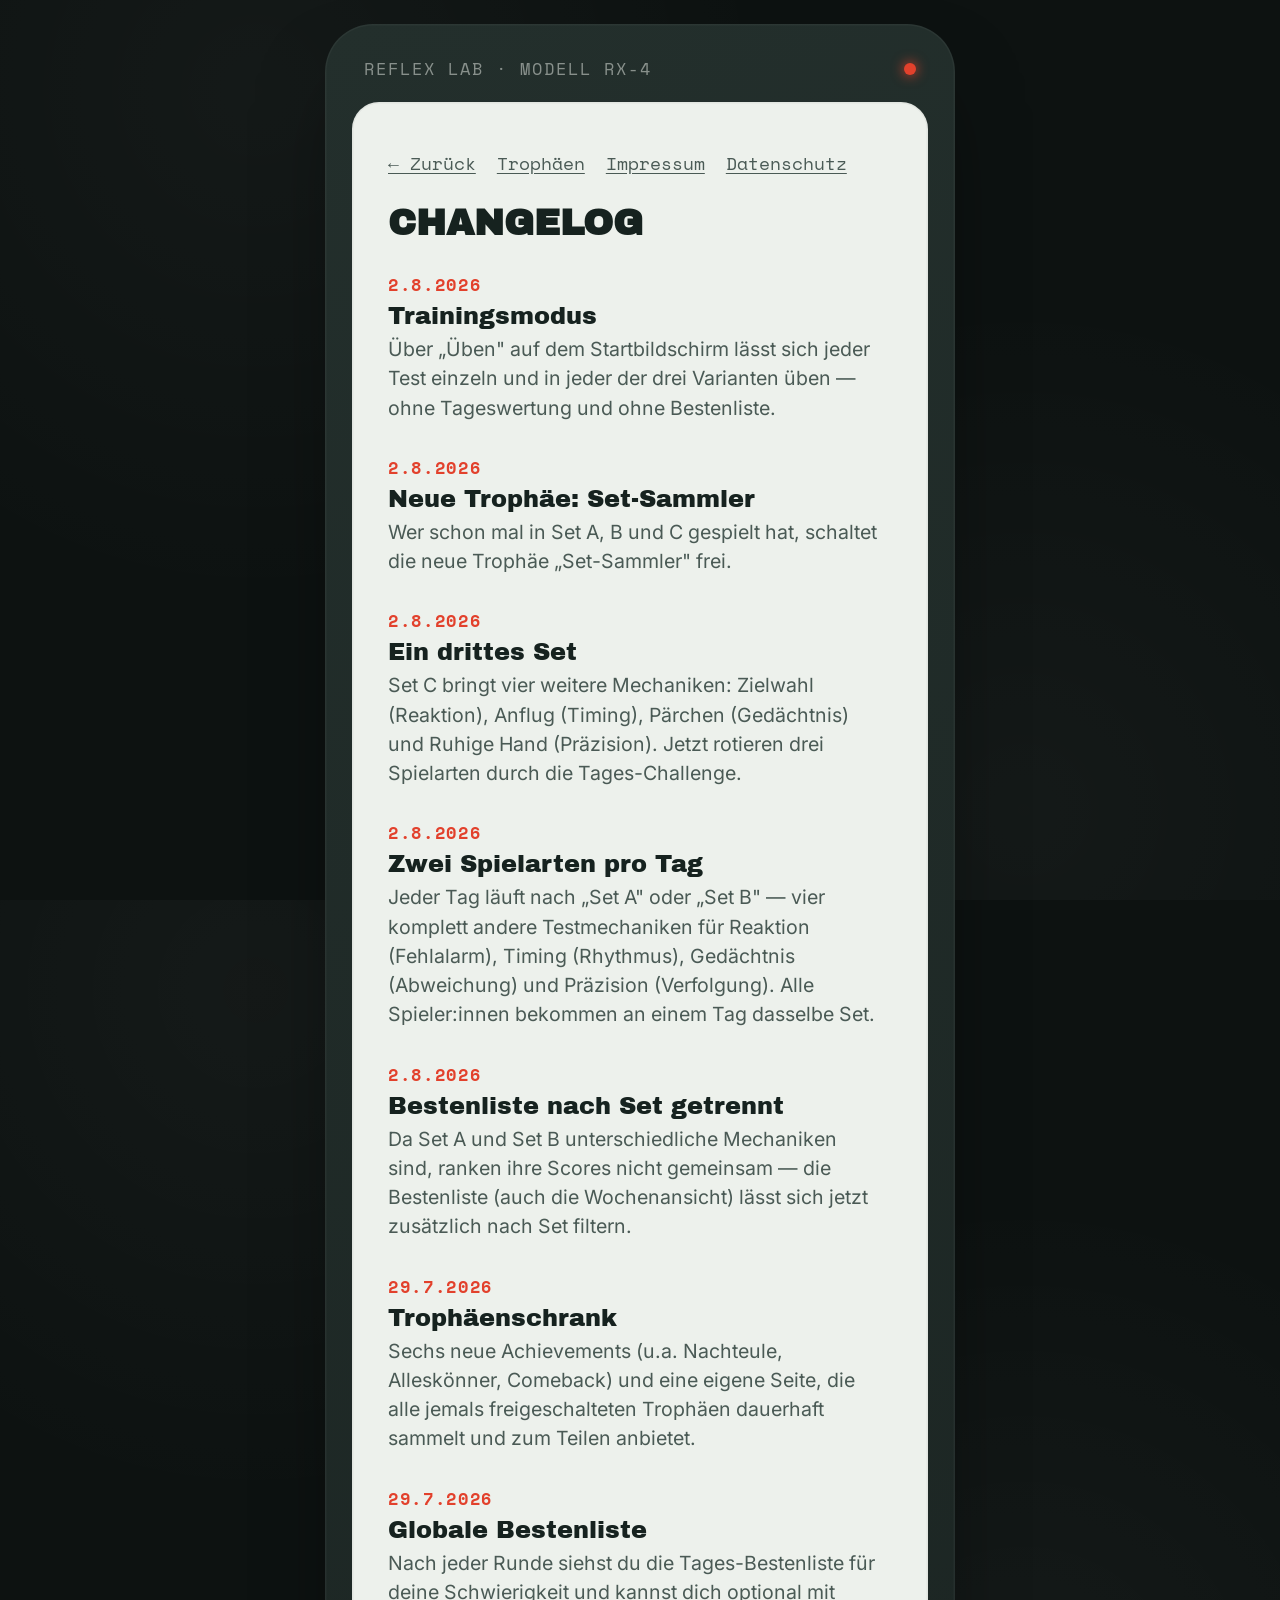
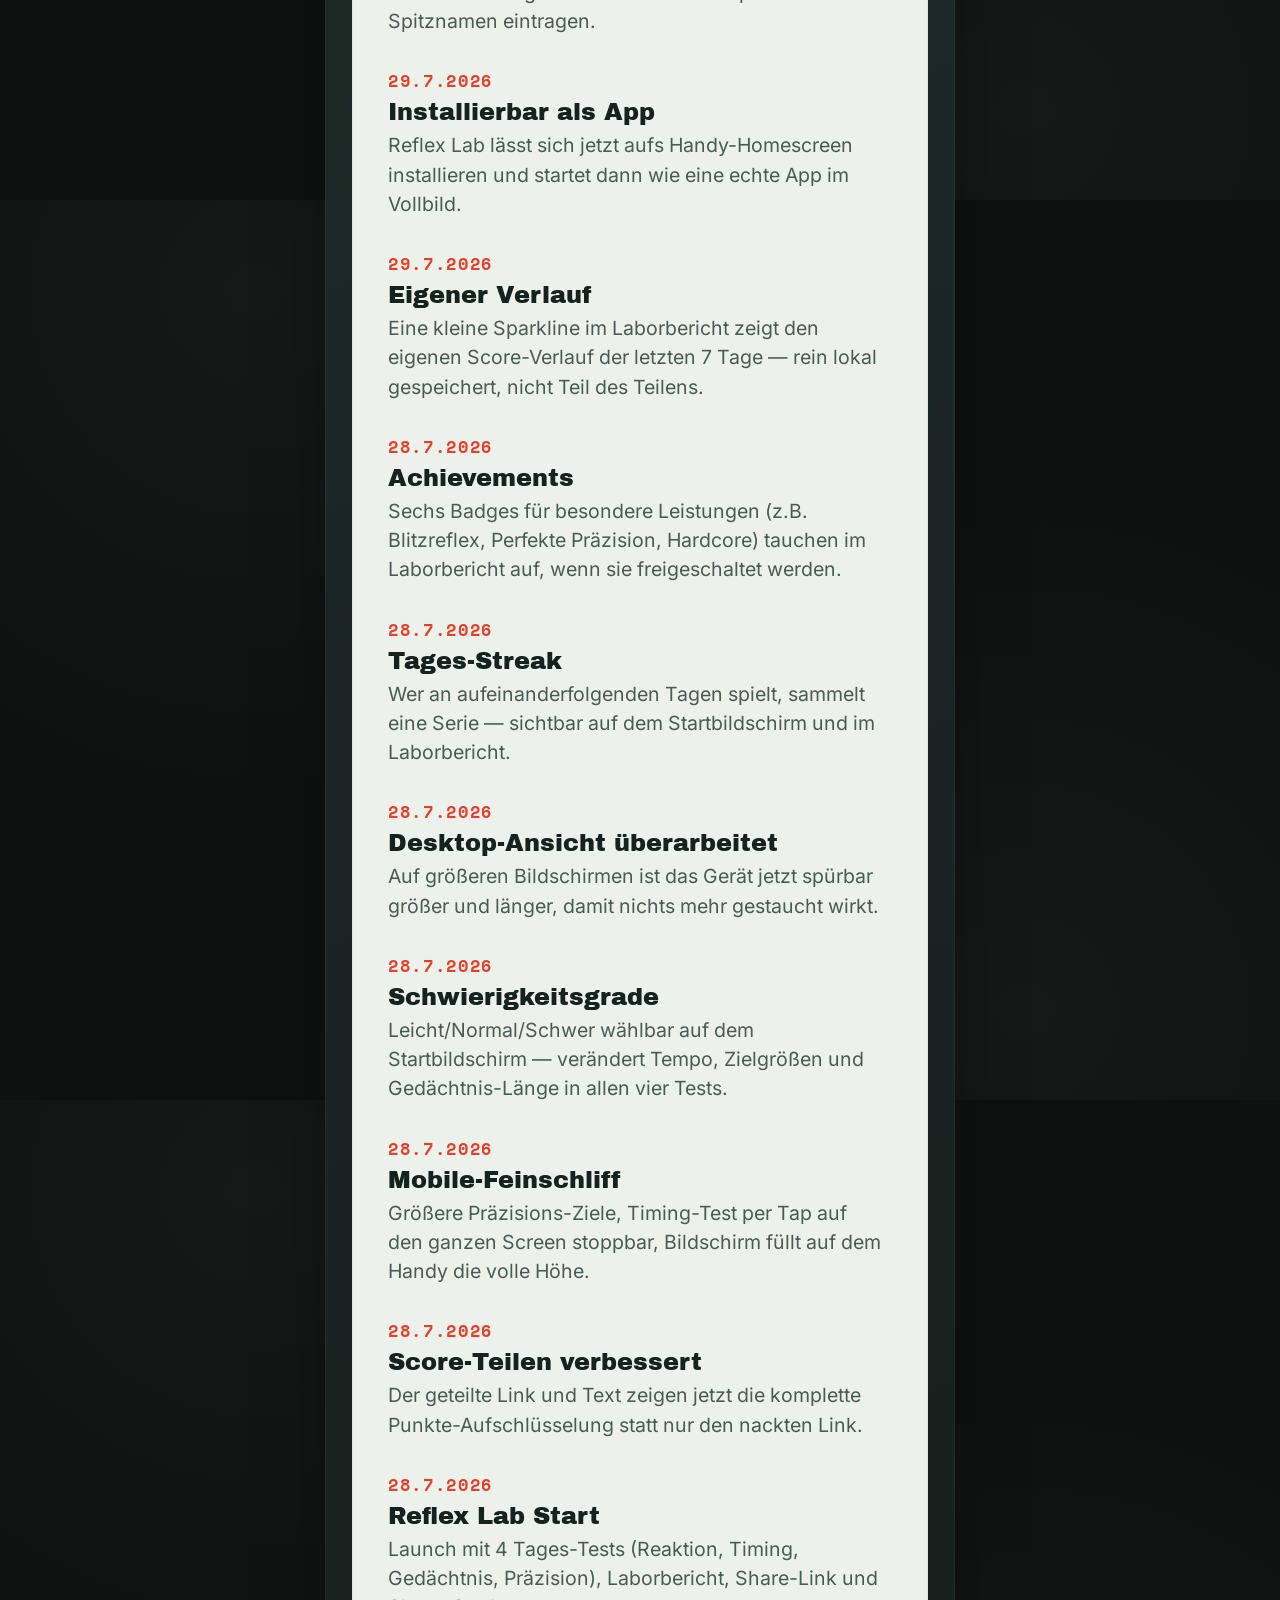
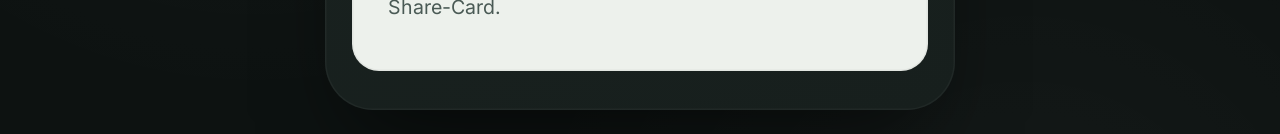
<file: changelog.html>
<!DOCTYPE html>
<html lang="de">
<head>
<meta charset="UTF-8">
<meta name="viewport" content="width=device-width, initial-scale=1.0, maximum-scale=1.0, user-scalable=no">
<title>REFLEX LAB — Changelog</title>
<link rel="manifest" href="manifest.json">
<meta name="theme-color" content="#1C2523">
<link rel="icon" href="icons/icon-32.png" type="image/png">
<link rel="apple-touch-icon" href="icons/icon-180.png">
<link rel="stylesheet" href="styles.css">
<style>
  .changelog-inner{
    flex:1;
    display:flex;
    flex-direction: column;
    padding: 32px 24px;
    text-align:left;
    height: 100%;
    width: 100%;
    overflow: hidden;
  }
  .back-link{
    font-family: var(--font-mono);
    font-size: 12px;
    color: var(--ink-soft);
    text-decoration: underline;
    text-underline-offset: 2px;
    align-self: flex-start;
  }
  .back-links{
    display:flex;
    gap: 14px;
    margin-bottom: 18px;
  }
  .changelog-title{
    font-family: var(--font-display);
    font-size: 24px;
    margin: 0 0 20px;
  }
  .changelog-list{
    flex: 1;
    overflow-y: auto;
    display: flex;
    flex-direction: column;
    gap: 22px;
    padding-right: 4px;
  }
  .changelog-entry-date{
    font-family: var(--font-mono);
    font-size: 11px;
    letter-spacing: 0.1em;
    color: var(--signal);
    font-weight: 700;
    margin-bottom: 4px;
  }
  .changelog-entry-title{
    font-family: var(--font-display);
    font-size: 16px;
    margin-bottom: 4px;
  }
  .changelog-entry-desc{
    font-size: 13px;
    line-height: 1.5;
    color: var(--ink-soft);
  }
</style>
</head>
<body>

<div id="stage">
  <div id="device">
    <div id="device-header">
      <div id="device-label">REFLEX LAB · MODELL RX-4</div>
      <div id="device-dot"></div>
    </div>
    <div id="screen">
      <div class="changelog-inner" id="app"></div>
    </div>
  </div>
</div>

<script>
// Neues Feature? Hier oben einen neuen Eintrag einfügen (neueste zuerst).
const CHANGELOG = [
  {
    date: '2.8.2026',
    title: 'Trainingsmodus',
    desc: 'Über „Üben" auf dem Startbildschirm lässt sich jeder Test einzeln und in jeder der drei Varianten üben — ohne Tageswertung und ohne Bestenliste.',
  },
  {
    date: '2.8.2026',
    title: 'Neue Trophäe: Set-Sammler',
    desc: 'Wer schon mal in Set A, B und C gespielt hat, schaltet die neue Trophäe „Set-Sammler" frei.',
  },
  {
    date: '2.8.2026',
    title: 'Ein drittes Set',
    desc: 'Set C bringt vier weitere Mechaniken: Zielwahl (Reaktion), Anflug (Timing), Pärchen (Gedächtnis) und Ruhige Hand (Präzision). Jetzt rotieren drei Spielarten durch die Tages-Challenge.',
  },
  {
    date: '2.8.2026',
    title: 'Zwei Spielarten pro Tag',
    desc: 'Jeder Tag läuft nach „Set A" oder „Set B" — vier komplett andere Testmechaniken für Reaktion (Fehlalarm), Timing (Rhythmus), Gedächtnis (Abweichung) und Präzision (Verfolgung). Alle Spieler:innen bekommen an einem Tag dasselbe Set.',
  },
  {
    date: '2.8.2026',
    title: 'Bestenliste nach Set getrennt',
    desc: 'Da Set A und Set B unterschiedliche Mechaniken sind, ranken ihre Scores nicht gemeinsam — die Bestenliste (auch die Wochenansicht) lässt sich jetzt zusätzlich nach Set filtern.',
  },
  {
    date: '29.7.2026',
    title: 'Trophäenschrank',
    desc: 'Sechs neue Achievements (u.a. Nachteule, Alleskönner, Comeback) und eine eigene Seite, die alle jemals freigeschalteten Trophäen dauerhaft sammelt und zum Teilen anbietet.',
  },
  {
    date: '29.7.2026',
    title: 'Globale Bestenliste',
    desc: 'Nach jeder Runde siehst du die Tages-Bestenliste für deine Schwierigkeit und kannst dich optional mit Spitznamen eintragen.',
  },
  {
    date: '29.7.2026',
    title: 'Installierbar als App',
    desc: 'Reflex Lab lässt sich jetzt aufs Handy-Homescreen installieren und startet dann wie eine echte App im Vollbild.',
  },
  {
    date: '29.7.2026',
    title: 'Eigener Verlauf',
    desc: 'Eine kleine Sparkline im Laborbericht zeigt den eigenen Score-Verlauf der letzten 7 Tage — rein lokal gespeichert, nicht Teil des Teilens.',
  },
  {
    date: '28.7.2026',
    title: 'Achievements',
    desc: 'Sechs Badges für besondere Leistungen (z.B. Blitzreflex, Perfekte Präzision, Hardcore) tauchen im Laborbericht auf, wenn sie freigeschaltet werden.',
  },
  {
    date: '28.7.2026',
    title: 'Tages-Streak',
    desc: 'Wer an aufeinanderfolgenden Tagen spielt, sammelt eine Serie — sichtbar auf dem Startbildschirm und im Laborbericht.',
  },
  {
    date: '28.7.2026',
    title: 'Desktop-Ansicht überarbeitet',
    desc: 'Auf größeren Bildschirmen ist das Gerät jetzt spürbar größer und länger, damit nichts mehr gestaucht wirkt.',
  },
  {
    date: '28.7.2026',
    title: 'Schwierigkeitsgrade',
    desc: 'Leicht/Normal/Schwer wählbar auf dem Startbildschirm — verändert Tempo, Zielgrößen und Gedächtnis-Länge in allen vier Tests.',
  },
  {
    date: '28.7.2026',
    title: 'Mobile-Feinschliff',
    desc: 'Größere Präzisions-Ziele, Timing-Test per Tap auf den ganzen Screen stoppbar, Bildschirm füllt auf dem Handy die volle Höhe.',
  },
  {
    date: '28.7.2026',
    title: 'Score-Teilen verbessert',
    desc: 'Der geteilte Link und Text zeigen jetzt die komplette Punkte-Aufschlüsselung statt nur den nackten Link.',
  },
  {
    date: '28.7.2026',
    title: 'Reflex Lab Start',
    desc: 'Launch mit 4 Tages-Tests (Reaktion, Timing, Gedächtnis, Präzision), Laborbericht, Share-Link und Share-Card.',
  },
];

const app = document.getElementById('app');
app.innerHTML = `
  <div class="back-links">
    <a class="back-link" href="index.html">← Zurück</a>
    <a class="back-link" href="trophaeen.html">Trophäen</a>
    <a class="back-link" href="impressum.html">Impressum</a>
    <a class="back-link" href="datenschutz.html">Datenschutz</a>
  </div>
  <h1 class="changelog-title">CHANGELOG</h1>
  <div class="changelog-list">
    ${CHANGELOG.map(entry => `
      <div class="changelog-entry">
        <div class="changelog-entry-date">${entry.date}</div>
        <div class="changelog-entry-title">${entry.title}</div>
        <div class="changelog-entry-desc">${entry.desc}</div>
      </div>
    `).join('')}
  </div>
`;
</script>
</body>
</html>
</file>
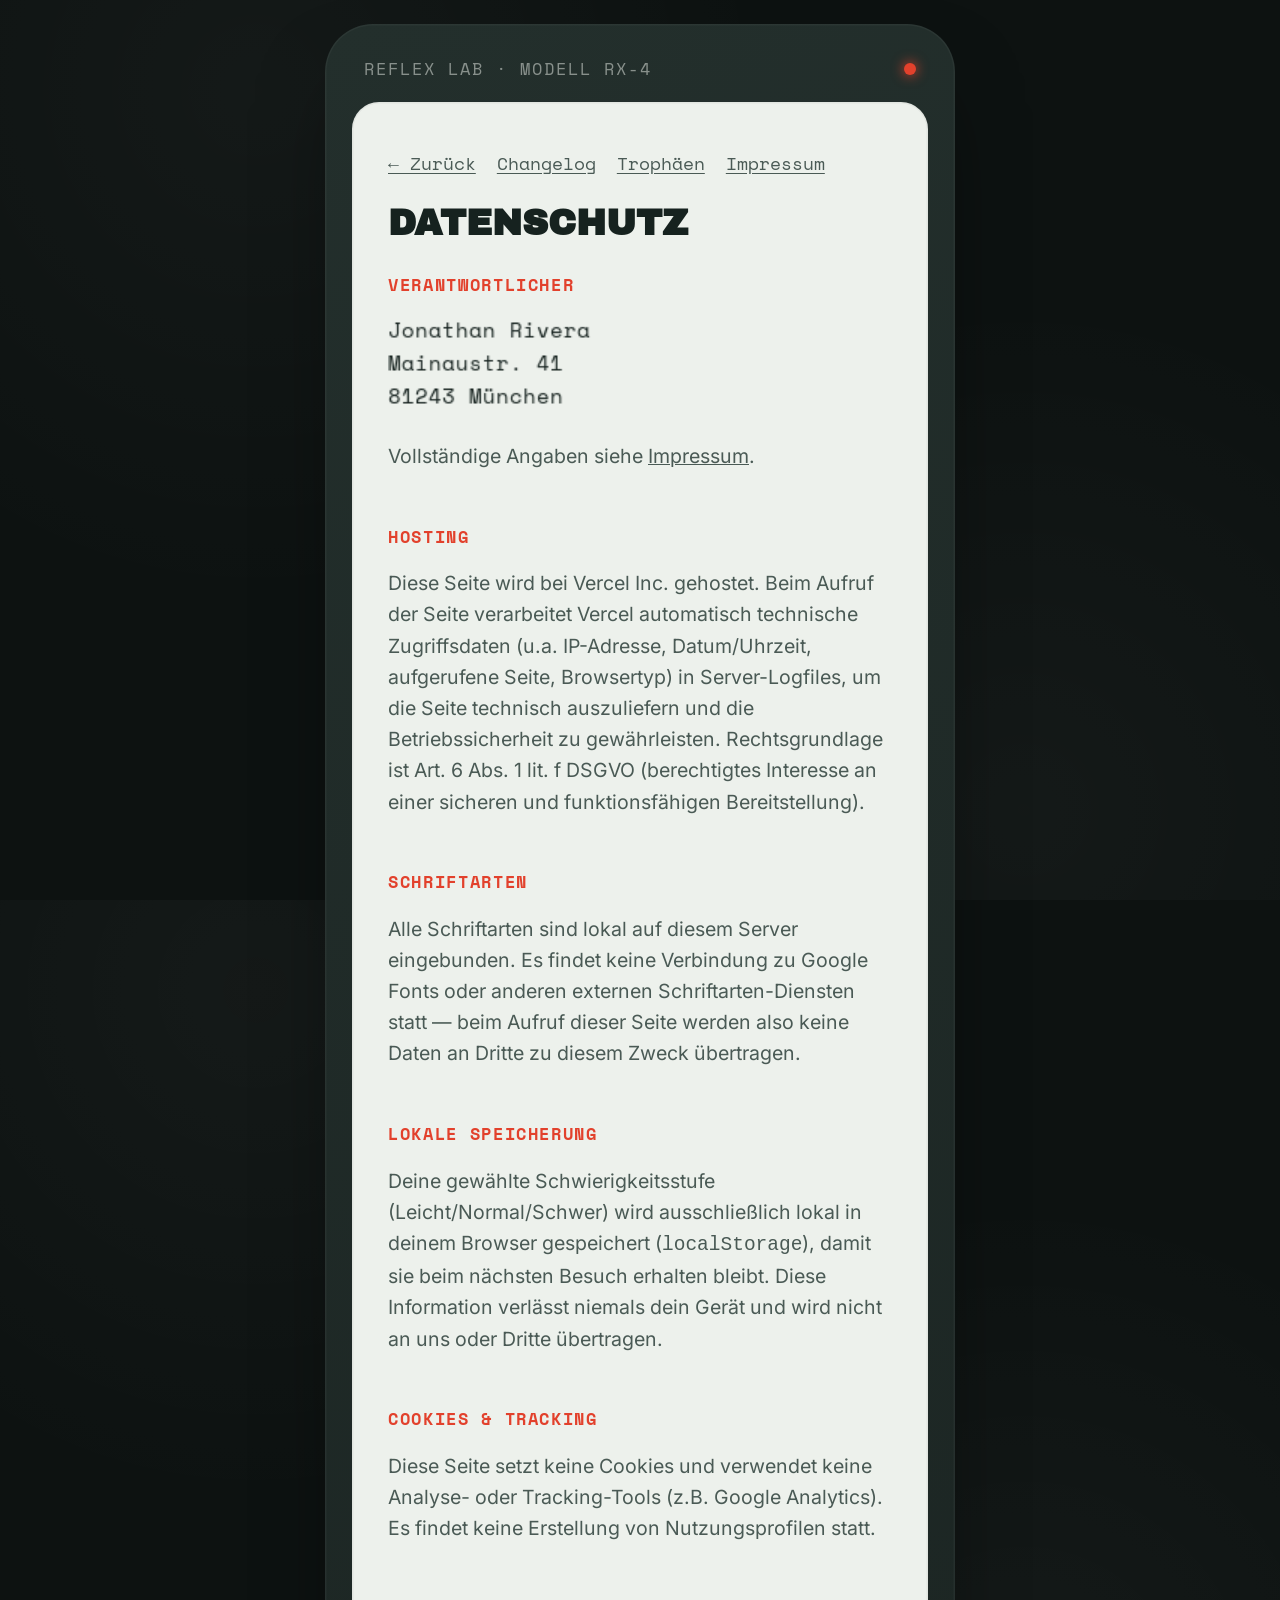
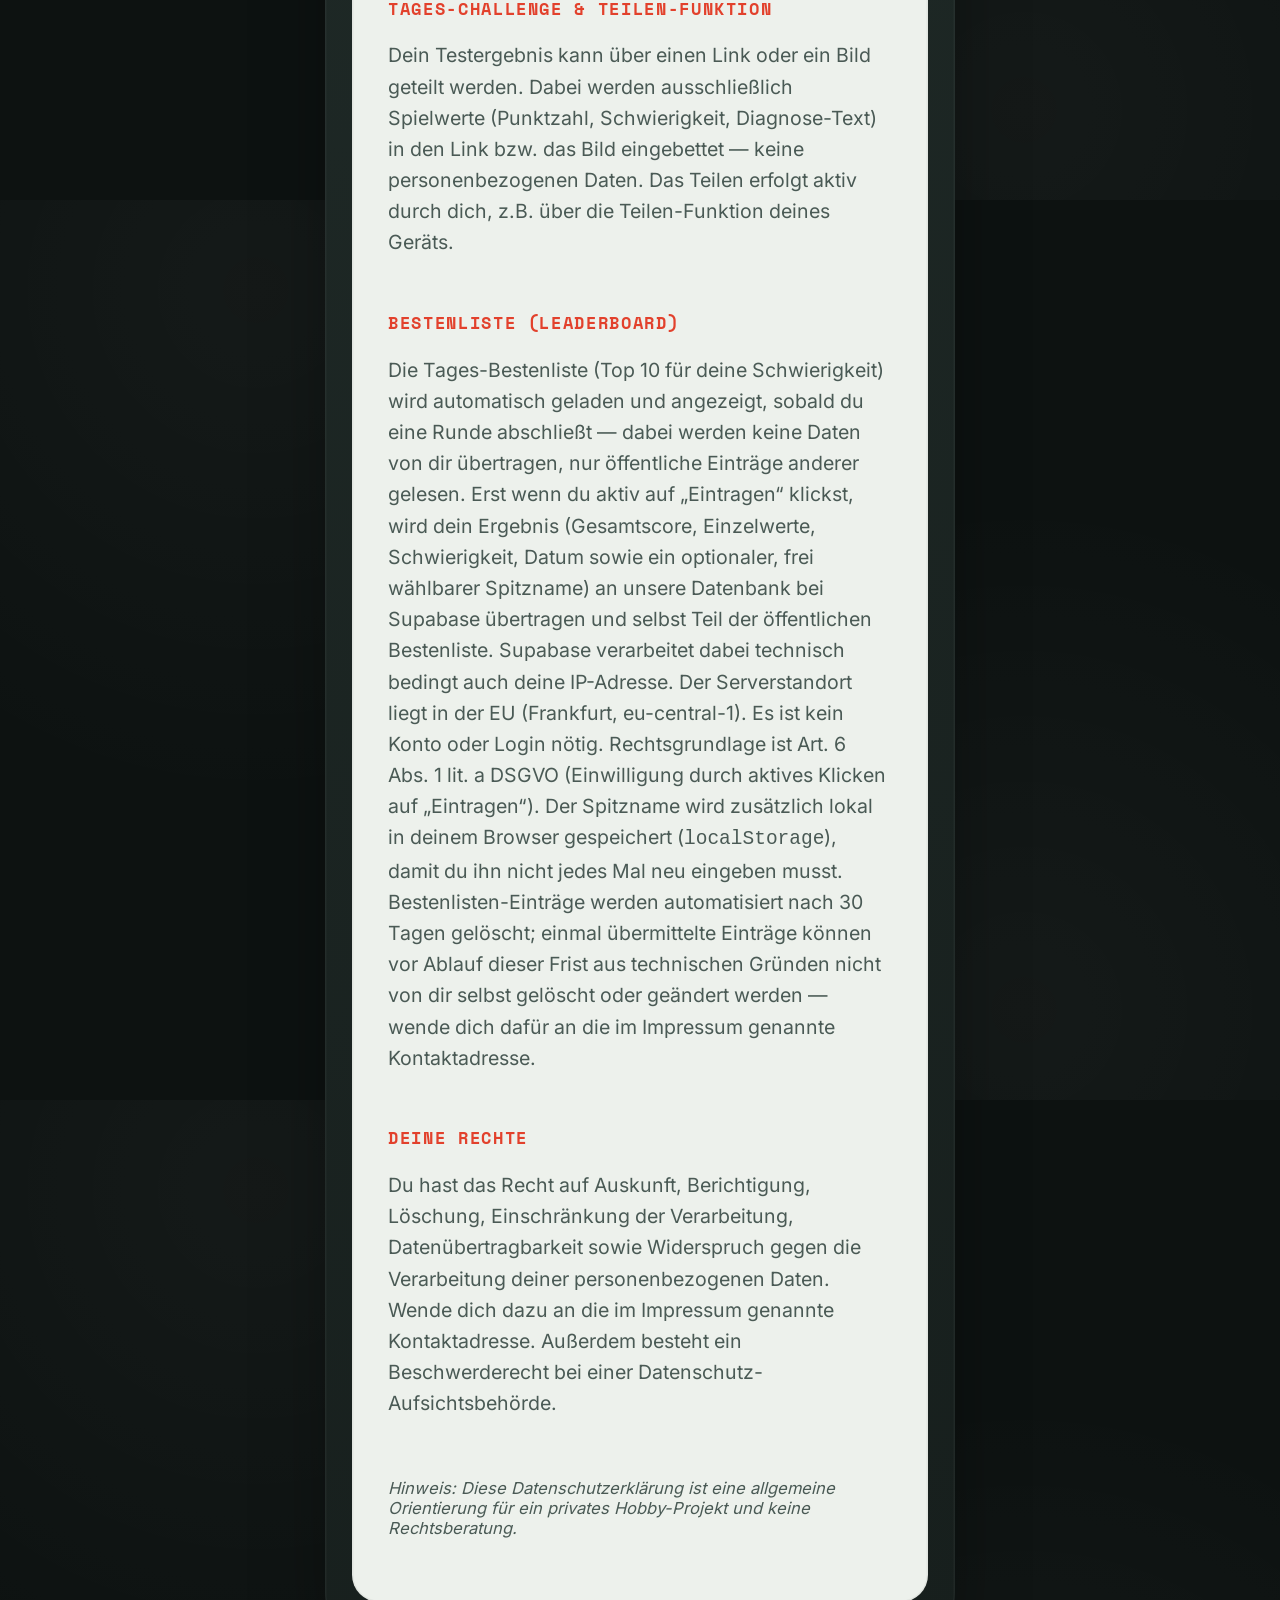
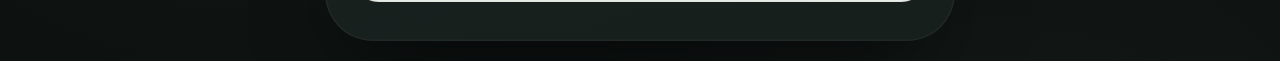
<file: datenschutz.html>
<!DOCTYPE html>
<html lang="de">
<head>
<meta charset="UTF-8">
<meta name="viewport" content="width=device-width, initial-scale=1.0, maximum-scale=1.0, user-scalable=no">
<title>REFLEX LAB — Datenschutz</title>
<link rel="manifest" href="manifest.json">
<meta name="theme-color" content="#1C2523">
<link rel="icon" href="icons/icon-32.png" type="image/png">
<link rel="apple-touch-icon" href="icons/icon-180.png">
<link rel="stylesheet" href="styles.css">
<style>
  .impressum-inner{
    flex:1;
    display:flex;
    flex-direction: column;
    padding: 32px 24px;
    text-align:left;
    height: 100%;
    width: 100%;
    overflow: hidden;
  }
  .back-link{
    font-family: var(--font-mono);
    font-size: 12px;
    color: var(--ink-soft);
    text-decoration: underline;
    text-underline-offset: 2px;
    align-self: flex-start;
  }
  .back-links{
    display:flex;
    gap: 14px;
    margin-bottom: 18px;
  }
  .impressum-title{
    font-family: var(--font-display);
    font-size: 24px;
    margin: 0 0 20px;
  }
  .impressum-body{
    flex: 1;
    overflow-y: auto;
    display: flex;
    flex-direction: column;
    gap: 22px;
    padding-right: 4px;
  }
  .impressum-heading{
    font-family: var(--font-mono);
    font-size: 11px;
    letter-spacing: 0.1em;
    text-transform: uppercase;
    color: var(--signal);
    font-weight: 700;
    margin-bottom: 8px;
  }
  .impressum-subheading{
    font-family: var(--font-body);
    font-size: 14px;
    font-weight: 700;
    color: var(--ink);
    margin: 12px 0 4px;
  }
  .impressum-text{
    font-size: 13px;
    line-height: 1.6;
    color: var(--ink-soft);
  }
  canvas.impressum-canvas{
    display: block;
    max-width: 100%;
    height: auto;
  }
  .impressum-footnote{
    font-size: 11px;
    color: var(--ink-soft);
    font-style: italic;
    margin-top: 4px;
  }
</style>
</head>
<body>

<div id="stage">
  <div id="device">
    <div id="device-header">
      <div id="device-label">REFLEX LAB · MODELL RX-4</div>
      <div id="device-dot"></div>
    </div>
    <div id="screen">
      <div class="impressum-inner" id="app"></div>
    </div>
  </div>
</div>

<script>
const app = document.getElementById('app');
app.innerHTML = `
  <div class="back-links">
    <a class="back-link" href="index.html">← Zurück</a>
    <a class="back-link" href="changelog.html">Changelog</a>
    <a class="back-link" href="trophaeen.html">Trophäen</a>
    <a class="back-link" href="impressum.html">Impressum</a>
  </div>
  <h1 class="impressum-title">DATENSCHUTZ</h1>
  <div class="impressum-body">
    <div>
      <div class="impressum-heading">Verantwortlicher</div>
      <canvas class="impressum-canvas" id="ownerCanvas"></canvas>
      <p class="impressum-text" style="margin-top:6px;">Vollständige Angaben siehe <a href="impressum.html" style="color:var(--ink-soft);">Impressum</a>.</p>
    </div>

    <div>
      <div class="impressum-heading">Hosting</div>
      <p class="impressum-text">Diese Seite wird bei Vercel Inc. gehostet. Beim Aufruf der Seite verarbeitet Vercel automatisch technische Zugriffsdaten (u.a. IP-Adresse, Datum/Uhrzeit, aufgerufene Seite, Browsertyp) in Server-Logfiles, um die Seite technisch auszuliefern und die Betriebssicherheit zu gewährleisten. Rechtsgrundlage ist Art. 6 Abs. 1 lit. f DSGVO (berechtigtes Interesse an einer sicheren und funktionsfähigen Bereitstellung).</p>
    </div>

    <div>
      <div class="impressum-heading">Schriftarten</div>
      <p class="impressum-text">Alle Schriftarten sind lokal auf diesem Server eingebunden. Es findet keine Verbindung zu Google Fonts oder anderen externen Schriftarten-Diensten statt — beim Aufruf dieser Seite werden also keine Daten an Dritte zu diesem Zweck übertragen.</p>
    </div>

    <div>
      <div class="impressum-heading">Lokale Speicherung</div>
      <p class="impressum-text">Deine gewählte Schwierigkeitsstufe (Leicht/Normal/Schwer) wird ausschließlich lokal in deinem Browser gespeichert (<code>localStorage</code>), damit sie beim nächsten Besuch erhalten bleibt. Diese Information verlässt niemals dein Gerät und wird nicht an uns oder Dritte übertragen.</p>
    </div>

    <div>
      <div class="impressum-heading">Cookies &amp; Tracking</div>
      <p class="impressum-text">Diese Seite setzt keine Cookies und verwendet keine Analyse- oder Tracking-Tools (z.B. Google Analytics). Es findet keine Erstellung von Nutzungsprofilen statt.</p>
    </div>

    <div>
      <div class="impressum-heading">Tages-Challenge &amp; Teilen-Funktion</div>
      <p class="impressum-text">Dein Testergebnis kann über einen Link oder ein Bild geteilt werden. Dabei werden ausschließlich Spielwerte (Punktzahl, Schwierigkeit, Diagnose-Text) in den Link bzw. das Bild eingebettet — keine personenbezogenen Daten. Das Teilen erfolgt aktiv durch dich, z.B. über die Teilen-Funktion deines Geräts.</p>
    </div>

    <div>
      <div class="impressum-heading">Bestenliste (Leaderboard)</div>
      <p class="impressum-text">Die Tages-Bestenliste (Top 10 für deine Schwierigkeit) wird automatisch geladen und angezeigt, sobald du eine Runde abschließt — dabei werden keine Daten von dir übertragen, nur öffentliche Einträge anderer gelesen. Erst wenn du aktiv auf „Eintragen“ klickst, wird dein Ergebnis (Gesamtscore, Einzelwerte, Schwierigkeit, Datum sowie ein optionaler, frei wählbarer Spitzname) an unsere Datenbank bei Supabase übertragen und selbst Teil der öffentlichen Bestenliste. Supabase verarbeitet dabei technisch bedingt auch deine IP-Adresse. Der Serverstandort liegt in der EU (Frankfurt, eu-central-1). Es ist kein Konto oder Login nötig. Rechtsgrundlage ist Art. 6 Abs. 1 lit. a DSGVO (Einwilligung durch aktives Klicken auf „Eintragen“). Der Spitzname wird zusätzlich lokal in deinem Browser gespeichert (<code>localStorage</code>), damit du ihn nicht jedes Mal neu eingeben musst. Bestenlisten-Einträge werden automatisiert nach 30 Tagen gelöscht; einmal übermittelte Einträge können vor Ablauf dieser Frist aus technischen Gründen nicht von dir selbst gelöscht oder geändert werden — wende dich dafür an die im Impressum genannte Kontaktadresse.</p>
    </div>

    <div>
      <div class="impressum-heading">Deine Rechte</div>
      <p class="impressum-text">Du hast das Recht auf Auskunft, Berichtigung, Löschung, Einschränkung der Verarbeitung, Datenübertragbarkeit sowie Widerspruch gegen die Verarbeitung deiner personenbezogenen Daten. Wende dich dazu an die im Impressum genannte Kontaktadresse. Außerdem besteht ein Beschwerderecht bei einer Datenschutz-Aufsichtsbehörde.</p>
    </div>

    <p class="impressum-footnote">Hinweis: Diese Datenschutzerklärung ist eine allgemeine Orientierung für ein privates Hobby-Projekt und keine Rechtsberatung.</p>
  </div>
`;

function decodeLine(b64){
  const bytes = Uint8Array.from(atob(b64), c => c.charCodeAt(0));
  return new TextDecoder().decode(bytes);
}

function renderTextCanvas(canvasId, encodedLines){
  const lines = encodedLines.map(decodeLine);
  const canvas = document.getElementById(canvasId);
  const scale = window.devicePixelRatio || 1;
  const lineHeight = 22;
  const fontSize = 14;
  const width = 320;
  const height = lines.length * lineHeight + 16;

  canvas.width = width * scale;
  canvas.height = height * scale;
  canvas.style.width = width + 'px';
  canvas.style.height = height + 'px';

  const ctx = canvas.getContext('2d');
  ctx.scale(scale, scale);
  ctx.textBaseline = 'top';
  ctx.font = `400 ${fontSize}px "Space Mono", monospace`;
  ctx.fillStyle = '#16221F';

  lines.forEach((line, i) => {
    ctx.fillText(line, 0, 8 + i * lineHeight);
  });
}

const OWNER_LINES = ['Sm9uYXRoYW4gUml2ZXJh', 'TWFpbmF1c3RyLiA0MQ==', 'ODEyNDMgTcO8bmNoZW4='];

if(document.fonts && document.fonts.ready){
  document.fonts.ready.then(()=>{
    renderTextCanvas('ownerCanvas', OWNER_LINES);
  });
} else {
  renderTextCanvas('ownerCanvas', OWNER_LINES);
}
</script>
</body>
</html>
</file>
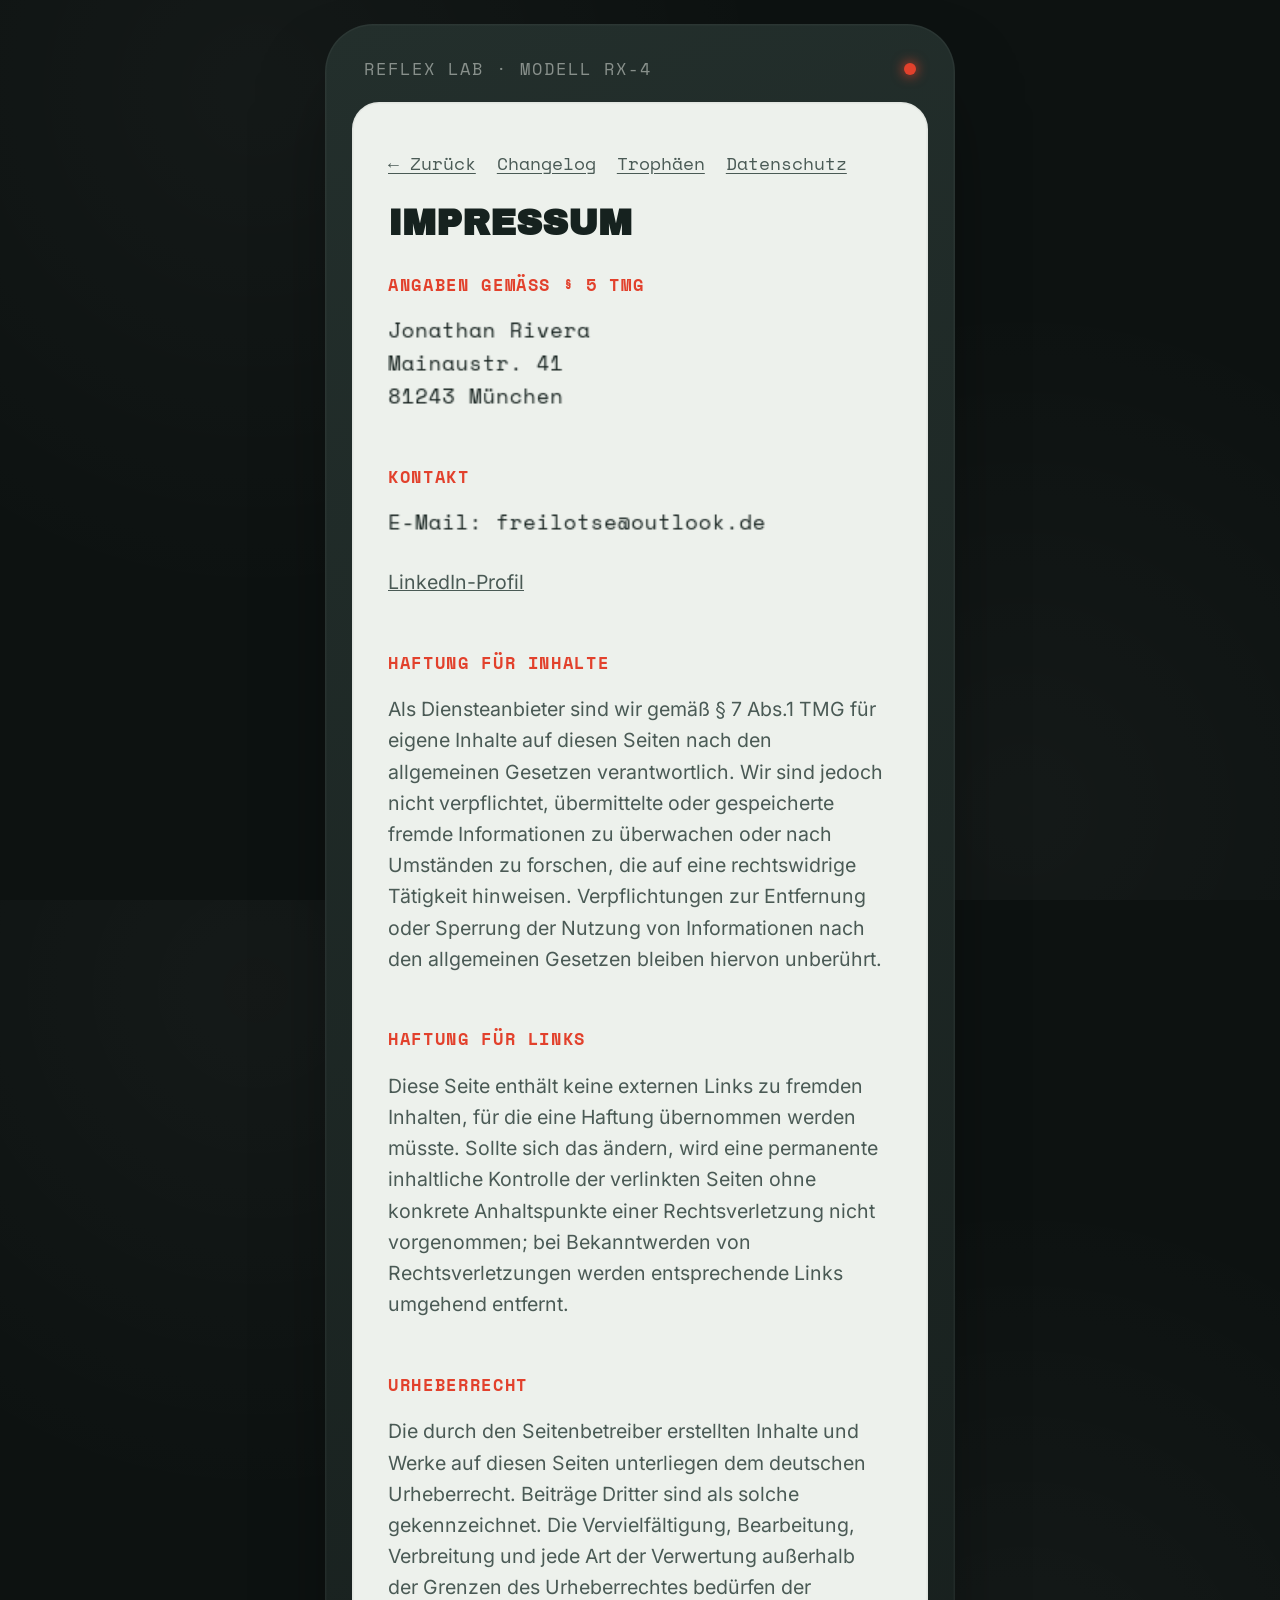
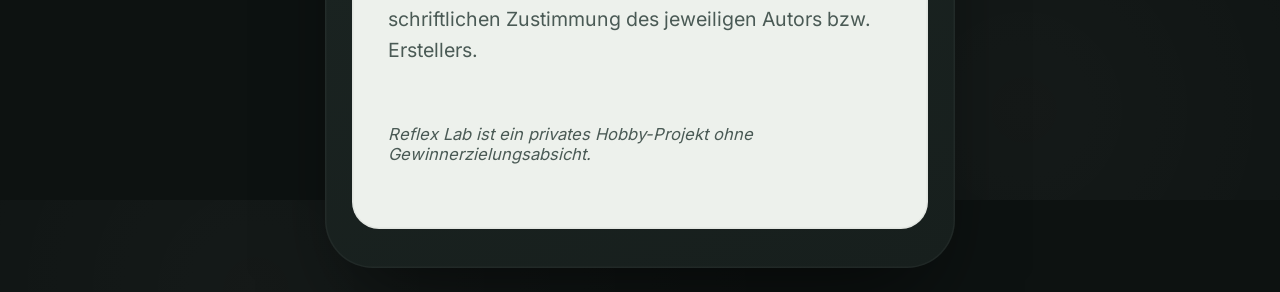
<file: impressum.html>
<!DOCTYPE html>
<html lang="de">
<head>
<meta charset="UTF-8">
<meta name="viewport" content="width=device-width, initial-scale=1.0, maximum-scale=1.0, user-scalable=no">
<title>REFLEX LAB — Impressum</title>
<link rel="manifest" href="manifest.json">
<meta name="theme-color" content="#1C2523">
<link rel="icon" href="icons/icon-32.png" type="image/png">
<link rel="apple-touch-icon" href="icons/icon-180.png">
<link rel="stylesheet" href="styles.css">
<style>
  .impressum-inner{
    flex:1;
    display:flex;
    flex-direction: column;
    padding: 32px 24px;
    text-align:left;
    height: 100%;
    width: 100%;
    overflow: hidden;
  }
  .back-link{
    font-family: var(--font-mono);
    font-size: 12px;
    color: var(--ink-soft);
    text-decoration: underline;
    text-underline-offset: 2px;
    align-self: flex-start;
  }
  .back-links{
    display:flex;
    gap: 14px;
    margin-bottom: 18px;
  }
  .impressum-title{
    font-family: var(--font-display);
    font-size: 24px;
    margin: 0 0 20px;
  }
  .impressum-body{
    flex: 1;
    overflow-y: auto;
    display: flex;
    flex-direction: column;
    gap: 22px;
    padding-right: 4px;
  }
  .impressum-heading{
    font-family: var(--font-mono);
    font-size: 11px;
    letter-spacing: 0.1em;
    text-transform: uppercase;
    color: var(--signal);
    font-weight: 700;
    margin-bottom: 8px;
  }
  .impressum-text{
    font-size: 13px;
    line-height: 1.6;
    color: var(--ink-soft);
  }
  canvas.impressum-canvas{
    display: block;
    max-width: 100%;
    height: auto;
  }
  .impressum-footnote{
    font-size: 11px;
    color: var(--ink-soft);
    font-style: italic;
    margin-top: 4px;
  }
</style>
</head>
<body>

<div id="stage">
  <div id="device">
    <div id="device-header">
      <div id="device-label">REFLEX LAB · MODELL RX-4</div>
      <div id="device-dot"></div>
    </div>
    <div id="screen">
      <div class="impressum-inner" id="app"></div>
    </div>
  </div>
</div>

<script>
const app = document.getElementById('app');
app.innerHTML = `
  <div class="back-links">
    <a class="back-link" href="index.html">← Zurück</a>
    <a class="back-link" href="changelog.html">Changelog</a>
    <a class="back-link" href="trophaeen.html">Trophäen</a>
    <a class="back-link" href="datenschutz.html">Datenschutz</a>
  </div>
  <h1 class="impressum-title">IMPRESSUM</h1>
  <div class="impressum-body">
    <div>
      <div class="impressum-heading">Angaben gemäß § 5 TMG</div>
      <canvas class="impressum-canvas" id="ownerCanvas"></canvas>
    </div>
    <div>
      <div class="impressum-heading">Kontakt</div>
      <canvas class="impressum-canvas" id="contactCanvas"></canvas>
      <p class="impressum-text" style="margin-top:6px;"><a href="https://www.linkedin.com/in/jonathan-rivera-a701a817b" target="_blank" rel="noopener noreferrer" style="color:var(--ink-soft);">LinkedIn-Profil</a></p>
    </div>
    <div>
      <div class="impressum-heading">Haftung für Inhalte</div>
      <p class="impressum-text">Als Diensteanbieter sind wir gemäß § 7 Abs.1 TMG für eigene Inhalte auf diesen Seiten nach den allgemeinen Gesetzen verantwortlich. Wir sind jedoch nicht verpflichtet, übermittelte oder gespeicherte fremde Informationen zu überwachen oder nach Umständen zu forschen, die auf eine rechtswidrige Tätigkeit hinweisen. Verpflichtungen zur Entfernung oder Sperrung der Nutzung von Informationen nach den allgemeinen Gesetzen bleiben hiervon unberührt.</p>
    </div>
    <div>
      <div class="impressum-heading">Haftung für Links</div>
      <p class="impressum-text">Diese Seite enthält keine externen Links zu fremden Inhalten, für die eine Haftung übernommen werden müsste. Sollte sich das ändern, wird eine permanente inhaltliche Kontrolle der verlinkten Seiten ohne konkrete Anhaltspunkte einer Rechtsverletzung nicht vorgenommen; bei Bekanntwerden von Rechtsverletzungen werden entsprechende Links umgehend entfernt.</p>
    </div>
    <div>
      <div class="impressum-heading">Urheberrecht</div>
      <p class="impressum-text">Die durch den Seitenbetreiber erstellten Inhalte und Werke auf diesen Seiten unterliegen dem deutschen Urheberrecht. Beiträge Dritter sind als solche gekennzeichnet. Die Vervielfältigung, Bearbeitung, Verbreitung und jede Art der Verwertung außerhalb der Grenzen des Urheberrechtes bedürfen der schriftlichen Zustimmung des jeweiligen Autors bzw. Erstellers.</p>
    </div>
    <p class="impressum-footnote">Reflex Lab ist ein privates Hobby-Projekt ohne Gewinnerzielungsabsicht.</p>
  </div>
`;

function decodeLine(b64){
  const bytes = Uint8Array.from(atob(b64), c => c.charCodeAt(0));
  return new TextDecoder().decode(bytes);
}

function renderTextCanvas(canvasId, encodedLines){
  const lines = encodedLines.map(decodeLine);
  const canvas = document.getElementById(canvasId);
  const scale = window.devicePixelRatio || 1;
  const lineHeight = 22;
  const fontSize = 14;
  const width = 320;
  const height = lines.length * lineHeight + 16;

  canvas.width = width * scale;
  canvas.height = height * scale;
  canvas.style.width = width + 'px';
  canvas.style.height = height + 'px';

  const ctx = canvas.getContext('2d');
  ctx.scale(scale, scale);
  ctx.textBaseline = 'top';
  ctx.font = `400 ${fontSize}px "Space Mono", monospace`;
  ctx.fillStyle = '#16221F';

  lines.forEach((line, i) => {
    ctx.fillText(line, 0, 8 + i * lineHeight);
  });
}

const OWNER_LINES = ['Sm9uYXRoYW4gUml2ZXJh', 'TWFpbmF1c3RyLiA0MQ==', 'ODEyNDMgTcO8bmNoZW4='];
const CONTACT_LINES = ['RS1NYWlsOiBmcmVpbG90c2VAb3V0bG9vay5kZQ=='];

if(document.fonts && document.fonts.ready){
  document.fonts.ready.then(()=>{
    renderTextCanvas('ownerCanvas', OWNER_LINES);
    renderTextCanvas('contactCanvas', CONTACT_LINES);
  });
} else {
  renderTextCanvas('ownerCanvas', OWNER_LINES);
  renderTextCanvas('contactCanvas', CONTACT_LINES);
}
</script>
</body>
</html>
</file>
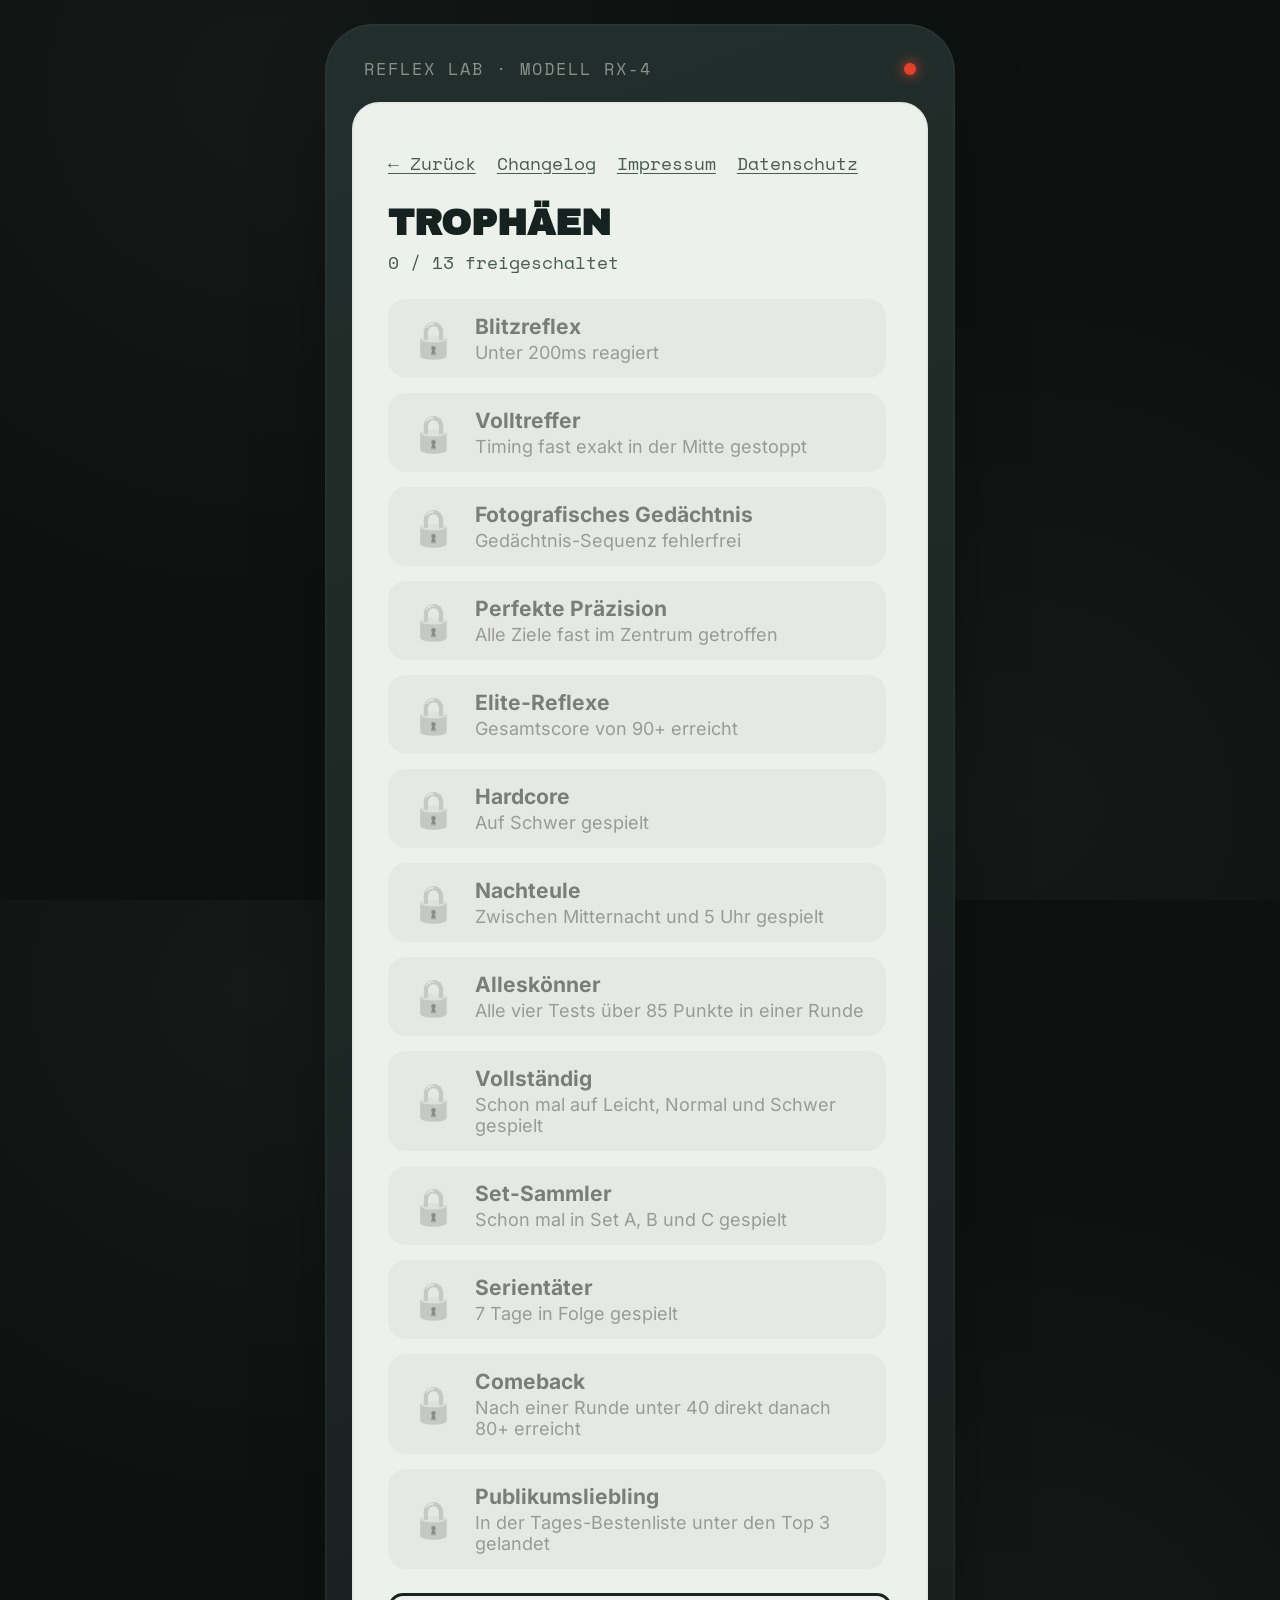
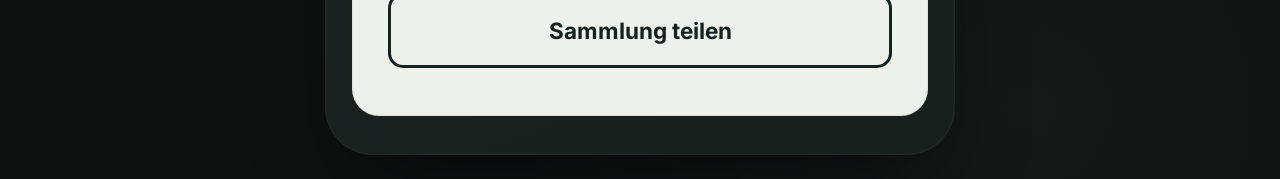
<file: trophaeen.html>
<!DOCTYPE html>
<html lang="de">
<head>
<meta charset="UTF-8">
<meta name="viewport" content="width=device-width, initial-scale=1.0, maximum-scale=1.0, user-scalable=no">
<title>REFLEX LAB — Trophäen</title>
<link rel="manifest" href="manifest.json">
<meta name="theme-color" content="#1C2523">
<link rel="icon" href="icons/icon-32.png" type="image/png">
<link rel="apple-touch-icon" href="icons/icon-180.png">
<link rel="stylesheet" href="styles.css">
<style>
  .trophies-inner{
    flex:1;
    display:flex;
    flex-direction: column;
    padding: 32px 24px;
    text-align:left;
    height: 100%;
    width: 100%;
    overflow: hidden;
  }
  .back-link{
    font-family: var(--font-mono);
    font-size: 12px;
    color: var(--ink-soft);
    text-decoration: underline;
    text-underline-offset: 2px;
    align-self: flex-start;
  }
  .back-links{
    display:flex;
    gap: 14px;
    margin-bottom: 18px;
    flex-wrap: wrap;
  }
  .trophies-title{
    font-family: var(--font-display);
    font-size: 24px;
    margin: 0 0 4px;
  }
  .trophies-progress{
    font-family: var(--font-mono);
    font-size: 12px;
    color: var(--ink-soft);
    margin-bottom: 16px;
  }
  .trophies-list{
    flex: 1;
    overflow-y: auto;
    display: flex;
    flex-direction: column;
    gap: 10px;
    padding-right: 4px;
    margin-bottom: 16px;
  }
  .trophy-card{
    display: flex;
    align-items: center;
    gap: 12px;
    padding: 10px 14px;
    border-radius: 12px;
    background: var(--paper-dim);
  }
  .trophy-card.locked{
    filter: grayscale(1);
    opacity: 0.55;
  }
  .trophy-icon{
    font-size: 24px;
    width: 32px;
    text-align: center;
    flex-shrink: 0;
  }
  .trophy-info{
    flex: 1;
    min-width: 0;
  }
  .trophy-label{
    font-family: var(--font-body);
    font-weight: 700;
    font-size: 14px;
    color: var(--ink);
  }
  .trophy-desc{
    font-size: 12px;
    color: var(--ink-soft);
    margin-top: 2px;
  }
  .trophy-date{
    font-family: var(--font-mono);
    font-size: 10px;
    color: var(--teal);
    margin-top: 3px;
  }
  .trophies-share{
    flex-shrink: 0;
  }
</style>
</head>
<body>

<div id="stage">
  <div id="device">
    <div id="device-header">
      <div id="device-label">REFLEX LAB · MODELL RX-4</div>
      <div id="device-dot"></div>
    </div>
    <div id="screen">
      <div class="trophies-inner" id="app"></div>
    </div>
  </div>
</div>

<script>
// Duplikat aus index.html — kein Modulsystem vorhanden, Seiten sind bewusst eigenständig.
const ACHIEVEMENTS = [
  { id: 'blitz', icon: '⚡', label: 'Blitzreflex', desc: 'Unter 200ms reagiert' },
  { id: 'volltreffer', icon: '🎯', label: 'Volltreffer', desc: 'Timing fast exakt in der Mitte gestoppt' },
  { id: 'gedaechtnis', icon: '🧠', label: 'Fotografisches Gedächtnis', desc: 'Gedächtnis-Sequenz fehlerfrei' },
  { id: 'praezision', icon: '📍', label: 'Perfekte Präzision', desc: 'Alle Ziele fast im Zentrum getroffen' },
  { id: 'elite', icon: '🏆', label: 'Elite-Reflexe', desc: 'Gesamtscore von 90+ erreicht' },
  { id: 'hardcore', icon: '💀', label: 'Hardcore', desc: 'Auf Schwer gespielt' },
  { id: 'nachteule', icon: '🌙', label: 'Nachteule', desc: 'Zwischen Mitternacht und 5 Uhr gespielt' },
  { id: 'alleskoenner', icon: '✨', label: 'Alleskönner', desc: 'Alle vier Tests über 85 Punkte in einer Runde' },
  { id: 'vollstaendig', icon: '🎪', label: 'Vollständig', desc: 'Schon mal auf Leicht, Normal und Schwer gespielt' },
  { id: 'setsammler', icon: '🔀', label: 'Set-Sammler', desc: 'Schon mal in Set A, B und C gespielt' },
  { id: 'serientaeter', icon: '🔥', label: 'Serientäter', desc: '7 Tage in Folge gespielt' },
  { id: 'comeback', icon: '📈', label: 'Comeback', desc: 'Nach einer Runde unter 40 direkt danach 80+ erreicht' },
  { id: 'publikumsliebling', icon: '🥇', label: 'Publikumsliebling', desc: 'In der Tages-Bestenliste unter den Top 3 gelandet' },
];

const TROPHIES_KEY = 'reflexlab_trophies';
function readTrophies(){
  try{
    const data = JSON.parse(localStorage.getItem(TROPHIES_KEY));
    if(data && typeof data === 'object') return data;
  }catch(err){ /* fällt durch zum Standardwert */ }
  return {};
}

function escapeHtml(str){
  const div = document.createElement('div');
  div.textContent = str;
  return div.innerHTML;
}

function formatDate(iso){
  const [y, m, d] = iso.split('-');
  return `${d}.${m}.${y}`;
}

const trophies = readTrophies();
const unlockedCount = ACHIEVEMENTS.filter(a => trophies[a.id]).length;

const app = document.getElementById('app');
app.innerHTML = `
  <div class="back-links">
    <a class="back-link" href="index.html">← Zurück</a>
    <a class="back-link" href="changelog.html">Changelog</a>
    <a class="back-link" href="impressum.html">Impressum</a>
    <a class="back-link" href="datenschutz.html">Datenschutz</a>
  </div>
  <h1 class="trophies-title">TROPHÄEN</h1>
  <div class="trophies-progress">${unlockedCount} / ${ACHIEVEMENTS.length} freigeschaltet</div>
  <div class="trophies-list">
    ${ACHIEVEMENTS.map(a => {
      const unlockedDate = trophies[a.id];
      return `
        <div class="trophy-card${unlockedDate ? '' : ' locked'}">
          <div class="trophy-icon">${unlockedDate ? a.icon : '🔒'}</div>
          <div class="trophy-info">
            <div class="trophy-label">${escapeHtml(a.label)}</div>
            <div class="trophy-desc">${escapeHtml(a.desc)}</div>
            ${unlockedDate ? `<div class="trophy-date">Freigeschaltet am ${formatDate(unlockedDate)}</div>` : ''}
          </div>
        </div>
      `;
    }).join('')}
  </div>
  <button class="ghost trophies-share" id="shareTrophiesBtn">Sammlung teilen</button>
`;

function roundRect(ctx, x, y, w, h, r){
  ctx.beginPath();
  ctx.moveTo(x + r, y);
  ctx.arcTo(x + w, y, x + w, y + h, r);
  ctx.arcTo(x + w, y + h, x, y + h, r);
  ctx.arcTo(x, y + h, x, y, r);
  ctx.arcTo(x, y, x + w, y, r);
  ctx.closePath();
}

function dashedLine(ctx, x1, y, x2, y2){
  ctx.save();
  ctx.strokeStyle = '#c9c9c9';
  ctx.setLineDash([6, 5]);
  ctx.beginPath();
  ctx.moveTo(x1, y);
  ctx.lineTo(x2, y2);
  ctx.stroke();
  ctx.restore();
}

function drawBadges(ctx, badges, startY, W){
  const padX = 40;
  const maxWidth = W - padX * 2;
  const gap = 10;
  const pillHeight = 34;
  const lineGap = 10;

  ctx.font = '700 15px "Space Mono", monospace';
  const items = badges.map(b => {
    const text = `${b.icon} ${b.label}`;
    return { text, w: ctx.measureText(text).width + 24 };
  });

  const rows = [];
  let currentRow = [];
  let currentWidth = 0;
  items.forEach(item => {
    if(currentRow.length && currentWidth + gap + item.w > maxWidth){
      rows.push(currentRow);
      currentRow = [];
      currentWidth = 0;
    }
    currentRow.push(item);
    currentWidth += (currentRow.length > 1 ? gap : 0) + item.w;
  });
  if(currentRow.length) rows.push(currentRow);

  let y = startY;
  rows.forEach(row => {
    const rowWidth = row.reduce((sum, item) => sum + item.w, 0) + gap * (row.length - 1);
    let x = (W - rowWidth) / 2;
    row.forEach(item => {
      ctx.fillStyle = '#F2B705';
      roundRect(ctx, x, y, item.w, pillHeight, pillHeight / 2);
      ctx.fill();
      ctx.fillStyle = '#16221F';
      ctx.textAlign = 'left';
      ctx.textBaseline = 'middle';
      ctx.fillText(item.text, x + 12, y + pillHeight / 2 + 1);
      x += item.w + gap;
    });
    y += pillHeight + lineGap;
  });

  ctx.textBaseline = 'alphabetic';
  return y;
}

function buildTrophyCardCanvas(){
  const unlocked = ACHIEVEMENTS.filter(a => trophies[a.id]);
  const W = 640;
  const H = 320 + Math.ceil(Math.max(unlocked.length, 1) / 2) * 44 + 100;
  const canvas = document.createElement('canvas');
  canvas.width = W; canvas.height = H;
  const ctx = canvas.getContext('2d');

  ctx.fillStyle = '#ffffff';
  ctx.fillRect(0, 0, W, H);
  ctx.fillStyle = '#EDF1EC';
  ctx.fillRect(0, 0, W, 64);

  const centerX = W / 2;
  ctx.textAlign = 'center';
  ctx.fillStyle = '#4A5A55';
  ctx.font = '700 15px "Space Mono", monospace';
  ctx.fillText('REFLEX LAB · TROPHÄENSAMMLUNG', centerX, 40);

  ctx.fillStyle = '#16221F';
  ctx.font = '900 60px "Archivo Black", sans-serif';
  ctx.fillText(`${unlocked.length}/${ACHIEVEMENTS.length}`, centerX, 150);

  ctx.fillStyle = '#4A5A55';
  ctx.font = '400 15px Inter, sans-serif';
  ctx.fillText('Trophäen freigeschaltet', centerX, 185);

  dashedLine(ctx, 40, 215, W - 40, 215);

  let endY = 245;
  if(unlocked.length){
    endY = drawBadges(ctx, unlocked, 245, W);
  } else {
    ctx.fillStyle = '#4A5A55';
    ctx.font = '400 15px Inter, sans-serif';
    ctx.fillText('Noch keine Trophäe freigeschaltet — leg los!', centerX, 270);
    endY = 290;
  }

  ctx.fillStyle = '#16221F';
  ctx.font = '700 16px Inter, sans-serif';
  ctx.fillText('Schlag das 👉', centerX, endY + 40);

  ctx.fillStyle = '#EDF1EC';
  const teeth = 20;
  const toothWidth = W / teeth;
  ctx.beginPath();
  ctx.moveTo(0, H);
  for(let i = 0; i <= teeth; i++){
    const x = i * toothWidth;
    ctx.lineTo(x, H - (i % 2 === 0 ? 14 : 0));
  }
  ctx.lineTo(W, H);
  ctx.closePath();
  ctx.fill();

  return canvas;
}

document.getElementById('shareTrophiesBtn').onclick = async ()=>{
  if(document.fonts && document.fonts.ready){ await document.fonts.ready; }
  const canvas = buildTrophyCardCanvas();
  const shareText = `🏆 REFLEX LAB — Meine Trophäensammlung: ${unlockedCount}/${ACHIEVEMENTS.length}\nSchlag das → ${window.location.origin + window.location.pathname.replace('trophaeen.html','index.html')}`;

  canvas.toBlob(async (blob)=>{
    if(!blob) return;
    const file = new File([blob], 'reflex-lab-trophaeen.png', { type: 'image/png' });

    if(navigator.canShare && navigator.canShare({ files: [file] })){
      try{
        await navigator.share({ files: [file], title: 'Reflex Lab Trophäen', text: shareText });
        return;
      }catch(err){ /* Nutzer hat abgebrochen — Fallback unten */ }
    }

    const url = URL.createObjectURL(blob);
    const a = document.createElement('a');
    a.href = url;
    a.download = 'reflex-lab-trophaeen.png';
    document.body.appendChild(a);
    a.click();
    document.body.removeChild(a);
    URL.revokeObjectURL(url);
  }, 'image/png');
};
</script>
</body>
</html>
</file>
<file: styles.css>
/* ---------- Selbst gehostete Schriften (statt Google Fonts extern zu laden) ---------- */
@font-face {
  font-family: 'Archivo Black';
  font-style: normal;
  font-weight: 400;
  font-display: swap;
  src: url(fonts/archivo-black-latin-ext.woff2) format('woff2');
  unicode-range: U+0100-02BA, U+02BD-02C5, U+02C7-02CC, U+02CE-02D7, U+02DD-02FF, U+0304, U+0308, U+0329, U+1D00-1DBF, U+1E00-1E9F, U+1EF2-1EFF, U+2020, U+20A0-20AB, U+20AD-20C0, U+2113, U+2C60-2C7F, U+A720-A7FF;
}
@font-face {
  font-family: 'Archivo Black';
  font-style: normal;
  font-weight: 400;
  font-display: swap;
  src: url(fonts/archivo-black-latin.woff2) format('woff2');
  unicode-range: U+0000-00FF, U+0131, U+0152-0153, U+02BB-02BC, U+02C6, U+02DA, U+02DC, U+0304, U+0308, U+0329, U+2000-206F, U+20AC, U+2122, U+2191, U+2193, U+2212, U+2215, U+FEFF, U+FFFD;
}
@font-face {
  font-family: 'Inter';
  font-style: normal;
  font-weight: 400;
  font-display: swap;
  src: url(fonts/inter-latin-ext.woff2) format('woff2');
  unicode-range: U+0100-02BA, U+02BD-02C5, U+02C7-02CC, U+02CE-02D7, U+02DD-02FF, U+0304, U+0308, U+0329, U+1D00-1DBF, U+1E00-1E9F, U+1EF2-1EFF, U+2020, U+20A0-20AB, U+20AD-20C0, U+2113, U+2C60-2C7F, U+A720-A7FF;
}
@font-face {
  font-family: 'Inter';
  font-style: normal;
  font-weight: 400;
  font-display: swap;
  src: url(fonts/inter-latin.woff2) format('woff2');
  unicode-range: U+0000-00FF, U+0131, U+0152-0153, U+02BB-02BC, U+02C6, U+02DA, U+02DC, U+0304, U+0308, U+0329, U+2000-206F, U+20AC, U+2122, U+2191, U+2193, U+2212, U+2215, U+FEFF, U+FFFD;
}
@font-face {
  font-family: 'Inter';
  font-style: normal;
  font-weight: 500;
  font-display: swap;
  src: url(fonts/inter-latin-ext.woff2) format('woff2');
  unicode-range: U+0100-02BA, U+02BD-02C5, U+02C7-02CC, U+02CE-02D7, U+02DD-02FF, U+0304, U+0308, U+0329, U+1D00-1DBF, U+1E00-1E9F, U+1EF2-1EFF, U+2020, U+20A0-20AB, U+20AD-20C0, U+2113, U+2C60-2C7F, U+A720-A7FF;
}
@font-face {
  font-family: 'Inter';
  font-style: normal;
  font-weight: 500;
  font-display: swap;
  src: url(fonts/inter-latin.woff2) format('woff2');
  unicode-range: U+0000-00FF, U+0131, U+0152-0153, U+02BB-02BC, U+02C6, U+02DA, U+02DC, U+0304, U+0308, U+0329, U+2000-206F, U+20AC, U+2122, U+2191, U+2193, U+2212, U+2215, U+FEFF, U+FFFD;
}
@font-face {
  font-family: 'Inter';
  font-style: normal;
  font-weight: 600;
  font-display: swap;
  src: url(fonts/inter-latin-ext.woff2) format('woff2');
  unicode-range: U+0100-02BA, U+02BD-02C5, U+02C7-02CC, U+02CE-02D7, U+02DD-02FF, U+0304, U+0308, U+0329, U+1D00-1DBF, U+1E00-1E9F, U+1EF2-1EFF, U+2020, U+20A0-20AB, U+20AD-20C0, U+2113, U+2C60-2C7F, U+A720-A7FF;
}
@font-face {
  font-family: 'Inter';
  font-style: normal;
  font-weight: 600;
  font-display: swap;
  src: url(fonts/inter-latin.woff2) format('woff2');
  unicode-range: U+0000-00FF, U+0131, U+0152-0153, U+02BB-02BC, U+02C6, U+02DA, U+02DC, U+0304, U+0308, U+0329, U+2000-206F, U+20AC, U+2122, U+2191, U+2193, U+2212, U+2215, U+FEFF, U+FFFD;
}
@font-face {
  font-family: 'Inter';
  font-style: normal;
  font-weight: 700;
  font-display: swap;
  src: url(fonts/inter-latin-ext.woff2) format('woff2');
  unicode-range: U+0100-02BA, U+02BD-02C5, U+02C7-02CC, U+02CE-02D7, U+02DD-02FF, U+0304, U+0308, U+0329, U+1D00-1DBF, U+1E00-1E9F, U+1EF2-1EFF, U+2020, U+20A0-20AB, U+20AD-20C0, U+2113, U+2C60-2C7F, U+A720-A7FF;
}
@font-face {
  font-family: 'Inter';
  font-style: normal;
  font-weight: 700;
  font-display: swap;
  src: url(fonts/inter-latin.woff2) format('woff2');
  unicode-range: U+0000-00FF, U+0131, U+0152-0153, U+02BB-02BC, U+02C6, U+02DA, U+02DC, U+0304, U+0308, U+0329, U+2000-206F, U+20AC, U+2122, U+2191, U+2193, U+2212, U+2215, U+FEFF, U+FFFD;
}
@font-face {
  font-family: 'Space Mono';
  font-style: normal;
  font-weight: 400;
  font-display: swap;
  src: url(fonts/space-mono-400-latin-ext.woff2) format('woff2');
  unicode-range: U+0100-02BA, U+02BD-02C5, U+02C7-02CC, U+02CE-02D7, U+02DD-02FF, U+0304, U+0308, U+0329, U+1D00-1DBF, U+1E00-1E9F, U+1EF2-1EFF, U+2020, U+20A0-20AB, U+20AD-20C0, U+2113, U+2C60-2C7F, U+A720-A7FF;
}
@font-face {
  font-family: 'Space Mono';
  font-style: normal;
  font-weight: 400;
  font-display: swap;
  src: url(fonts/space-mono-400-latin.woff2) format('woff2');
  unicode-range: U+0000-00FF, U+0131, U+0152-0153, U+02BB-02BC, U+02C6, U+02DA, U+02DC, U+0304, U+0308, U+0329, U+2000-206F, U+20AC, U+2122, U+2191, U+2193, U+2212, U+2215, U+FEFF, U+FFFD;
}
@font-face {
  font-family: 'Space Mono';
  font-style: normal;
  font-weight: 700;
  font-display: swap;
  src: url(fonts/space-mono-700-latin-ext.woff2) format('woff2');
  unicode-range: U+0100-02BA, U+02BD-02C5, U+02C7-02CC, U+02CE-02D7, U+02DD-02FF, U+0304, U+0308, U+0329, U+1D00-1DBF, U+1E00-1E9F, U+1EF2-1EFF, U+2020, U+20A0-20AB, U+20AD-20C0, U+2113, U+2C60-2C7F, U+A720-A7FF;
}
@font-face {
  font-family: 'Space Mono';
  font-style: normal;
  font-weight: 700;
  font-display: swap;
  src: url(fonts/space-mono-700-latin.woff2) format('woff2');
  unicode-range: U+0000-00FF, U+0131, U+0152-0153, U+02BB-02BC, U+02C6, U+02DA, U+02DC, U+0304, U+0308, U+0329, U+2000-206F, U+20AC, U+2122, U+2191, U+2193, U+2212, U+2215, U+FEFF, U+FFFD;
}

:root{
  --paper: #EDF1EC;
  --paper-dim: #DCE4DD;
  --ink: #16221F;
  --ink-soft: #4A5A55;
  --signal: #E2412C;
  --signal-dim: #F3C8C2;
  --teal: #3F6D66;
  --yellow: #F2B705;
  --device: #1C2523;
  --device-edge: #0D1211;
  --screen-glow: 0 0 0 1px rgba(0,0,0,0.05) inset;
  --font-display: 'Archivo Black', sans-serif;
  --font-mono: 'Space Mono', monospace;
  --font-body: 'Inter', sans-serif;
}

*{ box-sizing: border-box; }

html, body{
  margin:0; padding:0; height:100%;
  background: var(--device-edge);
  background-image:
    radial-gradient(circle at 20% 10%, rgba(255,255,255,0.03), transparent 40%),
    radial-gradient(circle at 80% 90%, rgba(255,255,255,0.03), transparent 40%);
  font-family: var(--font-body);
  color: var(--ink);
  -webkit-tap-highlight-color: transparent;
  user-select: none;
}

#stage{
  min-height: 100vh;
  display:flex;
  align-items:center;
  justify-content:center;
  padding: 24px 16px;
}

#device{
  width: 100%;
  max-width: 420px;
  background: linear-gradient(160deg, #232F2C, #171F1D);
  border-radius: 32px;
  padding: 18px 18px 26px;
  box-shadow:
    0 30px 60px -20px rgba(0,0,0,0.6),
    0 0 0 1px rgba(255,255,255,0.04) inset;
}

#device-header{
  display:flex;
  align-items:center;
  justify-content:space-between;
  padding: 4px 8px 14px;
}

#device-label{
  font-family: var(--font-mono);
  font-size: 11px;
  letter-spacing: 0.12em;
  color: rgba(237,241,236,0.5);
  text-transform: uppercase;
}

#device-dot{
  width: 8px; height: 8px; border-radius: 50%;
  background: var(--signal);
  box-shadow: 0 0 8px 1px rgba(226,65,44,0.7);
}

#screen{
  position: relative;
  background: var(--paper);
  border-radius: 18px;
  min-height: 520px;
  box-shadow: var(--screen-glow);
  display:flex;
  flex-direction: column;
}

@media (min-width: 700px){
  #device{
    zoom: 1.5;
  }
  #screen{
    min-height: 650px;
  }
}

@media (max-width: 480px){
  #stage{ padding: 12px; }
  #device{ max-width: 100%; }
  #screen{
    min-height: calc(100vh - 110px);
    min-height: calc(100dvh - 110px);
  }
}

.screen-inner{
  flex:1;
  display:flex;
  flex-direction: column;
  align-items: center;
  justify-content: center;
  padding: 32px 24px;
  text-align:center;
  width: 100%;
}

/* ---------- Typography ---------- */
h1.display{
  font-family: var(--font-display);
  font-size: 30px;
  line-height: 1.05;
  margin: 0 0 6px;
  letter-spacing: -0.01em;
}

.eyebrow{
  font-family: var(--font-mono);
  font-size: 11px;
  letter-spacing: 0.16em;
  text-transform: uppercase;
  color: var(--signal);
  margin-bottom: 10px;
  font-weight: 700;
}

p.sub{
  font-size: 14px;
  line-height: 1.5;
  color: var(--ink-soft);
  margin: 0 0 28px;
  max-width: 280px;
}

/* ---------- Buttons ---------- */
button{
  font-family: var(--font-body);
  font-weight: 700;
  font-size: 15px;
  border: none;
  cursor: pointer;
  border-radius: 10px;
  padding: 16px 28px;
  background: var(--ink);
  color: var(--paper);
  transition: transform 0.08s ease;
}
button:active{ transform: scale(0.96); }
button.ghost{
  background: transparent;
  color: var(--ink);
  box-shadow: 0 0 0 2px var(--ink) inset;
}
button.signal{ background: var(--signal); color: var(--paper); }
</file>
